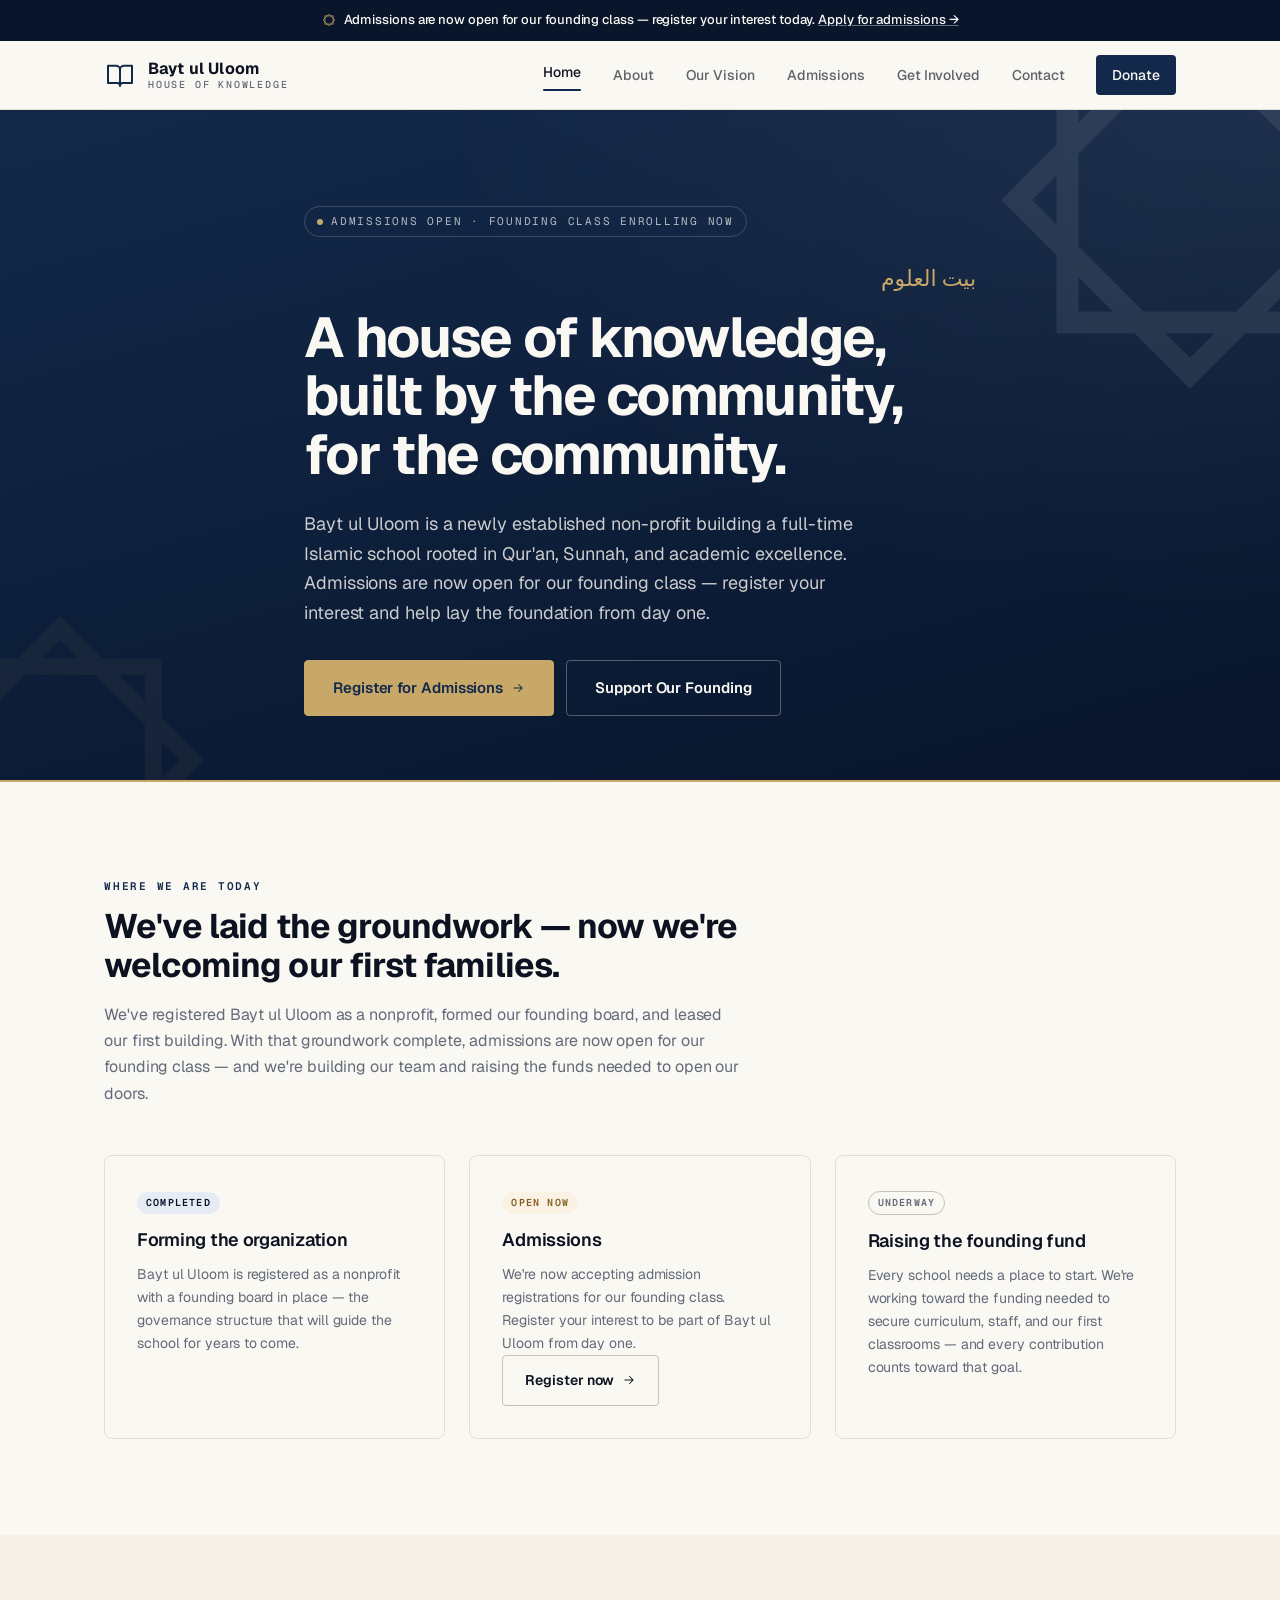
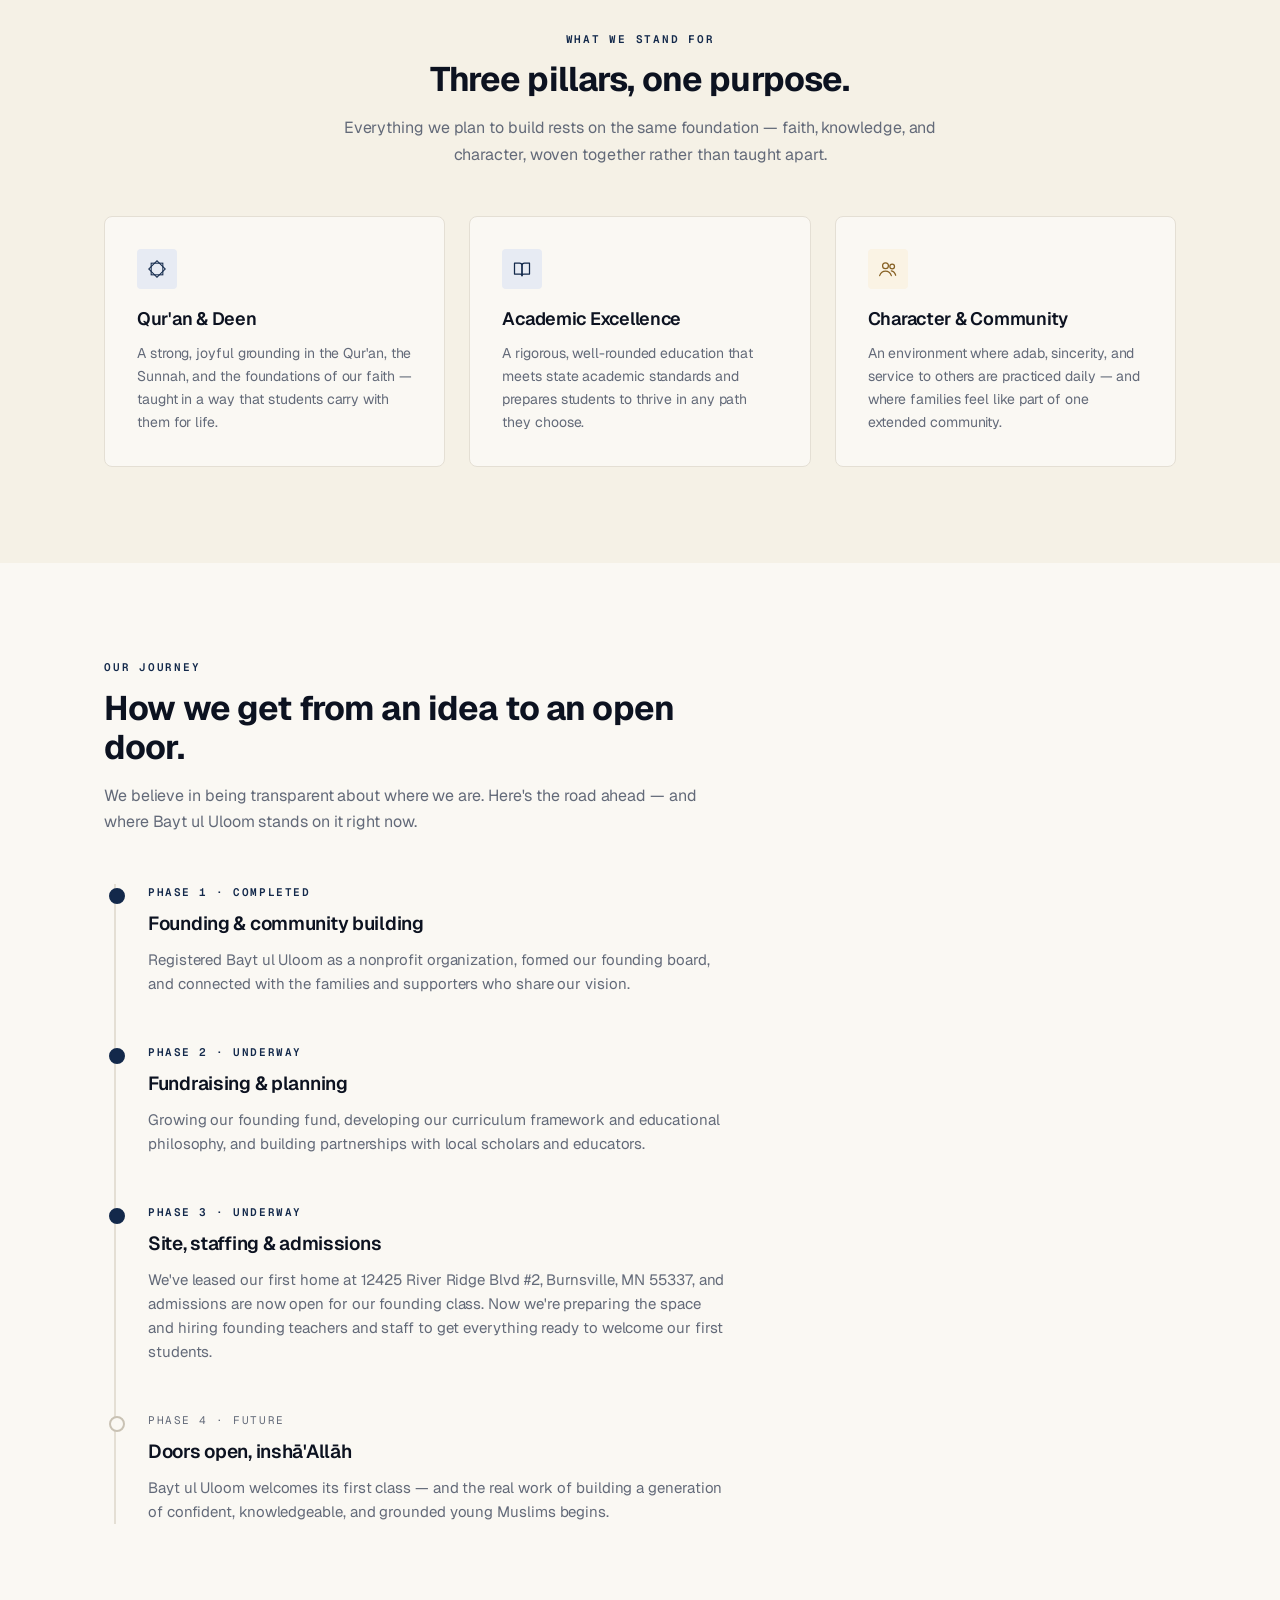
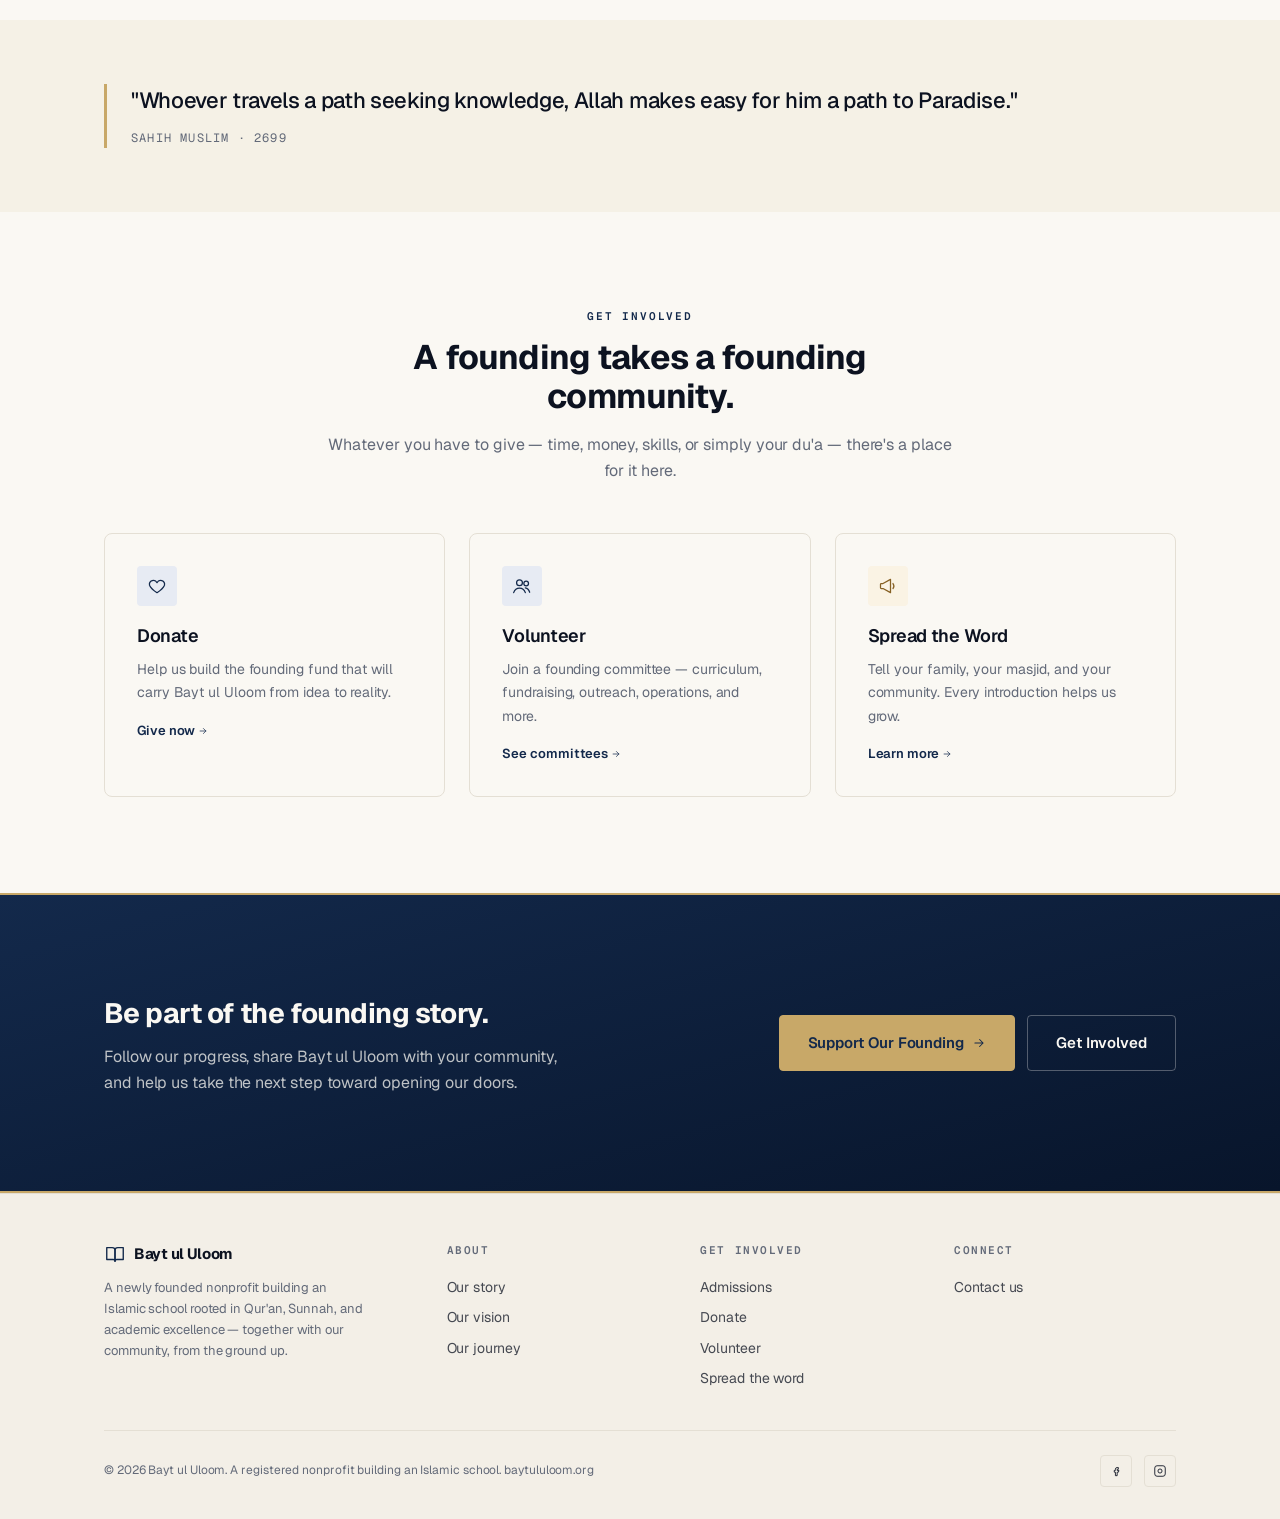
<file: index.html>
<!doctype html>
<html lang="en">
<head>
<meta charset="utf-8">
<meta name="viewport" content="width=device-width, initial-scale=1">
<meta name="theme-color" content="#13294B">
<title>Bayt ul Uloom — A House of Knowledge, Taking Root</title>
<meta name="description" content="Bayt ul Uloom is a newly founded nonprofit working to establish an Islamic school grounded in Qur'an, Sunnah, and academic excellence. Join us at the very beginning.">

<link rel="preconnect" href="https://fonts.googleapis.com">
<link rel="preconnect" href="https://fonts.gstatic.com" crossorigin>
<link href="https://fonts.googleapis.com/css2?family=Geist:wght@400;500;600;700&family=Geist+Mono:wght@400;500;600&display=swap" rel="stylesheet">
<link rel="stylesheet" href="styles.css">
</head>
<body>

<!-- ── SVG sprite ───────────────────────────────────────────────────── -->
<svg width="0" height="0" style="position:absolute" aria-hidden="true">
  <defs>
    <symbol id="i-book" viewBox="0 0 24 24"><g fill="none" stroke="currentColor" stroke-width="1.5" stroke-linecap="round" stroke-linejoin="round"><path d="M3 5h6a3 3 0 0 1 3 3v12a2 2 0 0 0-2-2H3z"/><path d="M21 5h-6a3 3 0 0 0-3 3v12a2 2 0 0 1 2-2h7z"/></g></symbol>
    <symbol id="i-star" viewBox="0 0 24 24"><g fill="none" stroke="currentColor" stroke-width="1.25"><rect x="5" y="5" width="14" height="14"/><rect x="5" y="5" width="14" height="14" transform="rotate(45 12 12)"/></g></symbol>
    <symbol id="i-menu" viewBox="0 0 24 24"><g fill="none" stroke="currentColor" stroke-width="1.75" stroke-linecap="round"><path d="M4 7h16M4 12h16M4 17h16"/></g></symbol>
    <symbol id="i-close" viewBox="0 0 24 24"><g fill="none" stroke="currentColor" stroke-width="1.75" stroke-linecap="round"><path d="M6 6l12 12M18 6L6 18"/></g></symbol>
    <symbol id="i-arrow" viewBox="0 0 24 24"><g fill="none" stroke="currentColor" stroke-width="1.75" stroke-linecap="round" stroke-linejoin="round"><path d="M5 12h14M13 6l6 6-6 6"/></g></symbol>
    <symbol id="i-heart" viewBox="0 0 24 24"><g fill="none" stroke="currentColor" stroke-width="1.5" stroke-linecap="round" stroke-linejoin="round"><path d="M12 20s-7-4.5-9-9a4.8 4.8 0 0 1 9-3 4.8 4.8 0 0 1 9 3c-2 4.5-9 9-9 9z"/></g></symbol>
    <symbol id="i-users" viewBox="0 0 24 24"><g fill="none" stroke="currentColor" stroke-width="1.5" stroke-linecap="round" stroke-linejoin="round"><circle cx="9" cy="8" r="3.5"/><path d="M2 20c1.2-3.5 4-5.5 7-5.5s5.8 2 7 5.5"/><circle cx="17" cy="9" r="2.8"/><path d="M16 14.2c2.4.4 4.3 2.1 5.2 5.3"/></g></symbol>
    <symbol id="i-megaphone" viewBox="0 0 24 24"><g fill="none" stroke="currentColor" stroke-width="1.5" stroke-linecap="round" stroke-linejoin="round"><path d="M3 10v4a1 1 0 0 0 1 1h2l9 5V4l-9 5H4a1 1 0 0 0-1 1z"/><path d="M18 9a5 5 0 0 1 0 6"/></g></symbol>
    <symbol id="i-target" viewBox="0 0 24 24"><g fill="none" stroke="currentColor" stroke-width="1.5" stroke-linecap="round" stroke-linejoin="round"><circle cx="12" cy="12" r="9"/><circle cx="12" cy="12" r="5"/><circle cx="12" cy="12" r="1"/></g></symbol>
    <symbol id="i-shield" viewBox="0 0 24 24"><g fill="none" stroke="currentColor" stroke-width="1.5" stroke-linecap="round" stroke-linejoin="round"><path d="M12 2 4 5v7c0 5 3.5 8.5 8 10 4.5-1.5 8-5 8-10V5z"/></g></symbol>
    <symbol id="i-check" viewBox="0 0 24 24"><g fill="none" stroke="currentColor" stroke-width="1.75" stroke-linecap="round" stroke-linejoin="round"><path d="M5 13l4 4L19 7"/></g></symbol>
    <symbol id="i-mail" viewBox="0 0 24 24"><g fill="none" stroke="currentColor" stroke-width="1.5" stroke-linecap="round" stroke-linejoin="round"><rect x="3" y="5" width="18" height="14" rx="2"/><path d="M3 7l9 6 9-6"/></g></symbol>
    <symbol id="i-building" viewBox="0 0 24 24"><g fill="none" stroke="currentColor" stroke-width="1.5" stroke-linecap="round" stroke-linejoin="round"><path d="M4 21V7l8-4 8 4v14"/><path d="M4 21h16"/><path d="M9 21v-6h6v6"/></g></symbol>
  </defs>
</svg>

<!-- ── Notice bar ───────────────────────────────────────────────────── -->
<div class="notice">
  <div class="container notice-inner">
    <svg aria-hidden="true"><use href="#i-star"/></svg>
    <span>Admissions are now open for our founding class — register your interest today. <a href="admissions.html">Apply for admissions →</a></span>
  </div>
</div>

<!-- ── Nav ──────────────────────────────────────────────────────────── -->
<header class="nav">
  <div class="container nav-inner">
    <a class="brand" href="index.html">
      <svg class="brand-icon"><use href="#i-book"/></svg>
      <span class="brand-mark">Bayt ul Uloom<small>House of Knowledge</small></span>
    </a>
    <nav>
      <ul class="nav-links">
        <li><a href="index.html" class="active">Home</a></li>
        <li><a href="about.html">About</a></li>
        <li><a href="vision.html">Our Vision</a></li>
        <li><a href="admissions.html">Admissions</a></li>
        <li><a href="get-involved.html">Get Involved</a></li>
        <li><a href="contact.html">Contact</a></li>
        <li><a href="donate.html" class="nav-cta">Donate</a></li>
      </ul>
    </nav>
    <button class="nav-toggle" aria-label="Toggle menu" aria-expanded="false">
      <svg><use href="#i-menu"/></svg>
    </button>
  </div>
</header>

<main>

  <!-- ── Hero ───────────────────────────────────────────────────────── -->
  <section class="hero">
    <svg class="hero-ornament" aria-hidden="true"><use href="#i-star"/></svg>
    <svg class="hero-ornament--2" aria-hidden="true"><use href="#i-star"/></svg>
    <div class="container hero-inner">
      <div class="hero-eyebrow"><span class="dot"></span> Admissions open · Founding class enrolling now</div>
      <div class="hero-arabic" lang="ar" dir="rtl">بيت العلوم</div>
      <h1>A house of knowledge, built by the community, for the community.</h1>
      <p class="lead">Bayt ul Uloom is a newly established non-profit building a full-time Islamic school rooted in Qur'an, Sunnah, and academic excellence. Admissions are now open for our founding class — register your interest and help lay the foundation from day one.</p>
      <div class="hero-actions">
        <a href="admissions.html" class="btn btn--gold btn--lg">Register for Admissions <svg><use href="#i-arrow"/></svg></a>
        <a href="donate.html" class="btn btn--ghost-dark btn--lg">Support Our Founding</a>
      </div>
    </div>
  </section>

  <!-- ── Where we are ──────────────────────────────────────────────── -->
  <section class="section">
    <div class="container">
      <div class="section-head">
        <div class="eyebrow">Where We Are Today</div>
        <h2 class="section-title">We've laid the groundwork — now we're welcoming our first families.</h2>
        <p class="section-sub">We've registered Bayt ul Uloom as a nonprofit, formed our founding board, and leased our first building. With that groundwork complete, admissions are now open for our founding class — and we're building our team and raising the funds needed to open our doors.</p>
      </div>

      <div class="grid grid--3">
        <div class="card">
          <span class="badge badge--navy mb-3">Completed</span>
          <h3>Forming the organization</h3>
          <p>Bayt ul Uloom is registered as a nonprofit with a founding board in place — the governance structure that will guide the school for years to come.</p>
        </div>
        <div class="card">
          <span class="badge badge--gold mb-3">Open now</span>
          <h3>Admissions</h3>
          <p>We're now accepting admission registrations for our founding class. Register your interest to be part of Bayt ul Uloom from day one.</p>
          <a href="admissions.html" class="btn btn--ghost mt-3">Register now <svg><use href="#i-arrow"/></svg></a>
        </div>
        <div class="card">
          <span class="badge badge--ghost mb-3">Underway</span>
          <h3>Raising the founding fund</h3>
          <p>Every school needs a place to start. We're working toward the funding needed to secure curriculum, staff, and our first classrooms — and every contribution counts toward that goal.</p>
        </div>
      </div>
    </div>
  </section>

  <!-- ── Pillars ────────────────────────────────────────────────────── -->
  <section class="section section--tinted">
    <div class="container">
      <div class="section-head section-head--center" style="margin-left:auto;margin-right:auto;">
        <div class="eyebrow">What We Stand For</div>
        <h2 class="section-title">Three pillars, one purpose.</h2>
        <p class="section-sub">Everything we plan to build rests on the same foundation — faith, knowledge, and character, woven together rather than taught apart.</p>
      </div>

      <div class="grid grid--3">
        <div class="card">
          <div class="pillar-icon"><svg><use href="#i-star"/></svg></div>
          <h3>Qur'an &amp; Deen</h3>
          <p>A strong, joyful grounding in the Qur'an, the Sunnah, and the foundations of our faith — taught in a way that students carry with them for life.</p>
        </div>
        <div class="card">
          <div class="pillar-icon"><svg><use href="#i-book"/></svg></div>
          <h3>Academic Excellence</h3>
          <p>A rigorous, well-rounded education that meets state academic standards and prepares students to thrive in any path they choose.</p>
        </div>
        <div class="card">
          <div class="pillar-icon pillar-icon--gold"><svg><use href="#i-users"/></svg></div>
          <h3>Character &amp; Community</h3>
          <p>An environment where adab, sincerity, and service to others are practiced daily — and where families feel like part of one extended community.</p>
        </div>
      </div>
    </div>
  </section>

  <!-- ── Journey ────────────────────────────────────────────────────── -->
  <section class="section">
    <div class="container">
      <div class="section-head">
        <div class="eyebrow">Our Journey</div>
        <h2 class="section-title">How we get from an idea to an open door.</h2>
        <p class="section-sub">We believe in being transparent about where we are. Here's the road ahead — and where Bayt ul Uloom stands on it right now.</p>
      </div>

      <ul class="timeline">
        <li class="is-active">
          <div class="timeline-phase">Phase 1 · Completed</div>
          <h3>Founding &amp; community building</h3>
          <p>Registered Bayt ul Uloom as a nonprofit organization, formed our founding board, and connected with the families and supporters who share our vision.</p>
        </li>
        <li class="is-active">
          <div class="timeline-phase">Phase 2 · Underway</div>
          <h3>Fundraising &amp; planning</h3>
          <p>Growing our founding fund, developing our curriculum framework and educational philosophy, and building partnerships with local scholars and educators.</p>
        </li>
        <li class="is-active">
          <div class="timeline-phase">Phase 3 · Underway</div>
          <h3>Site, staffing &amp; admissions</h3>
          <p>We've leased our first home at 12425 River Ridge Blvd #2, Burnsville, MN 55337, and admissions are now open for our founding class. Now we're preparing the space and hiring founding teachers and staff to get everything ready to welcome our first students.</p>
        </li>
        <li>
          <div class="timeline-phase">Phase 4 · Future</div>
          <h3>Doors open, inshā'Allāh</h3>
          <p>Bayt ul Uloom welcomes its first class — and the real work of building a generation of confident, knowledgeable, and grounded young Muslims begins.</p>
        </li>
      </ul>
    </div>
  </section>

  <!-- ── Quote ──────────────────────────────────────────────────────── -->
  <section class="section section--tight section--tinted">
    <div class="container">
      <div class="quote">
        <p class="quote-text">"Whoever travels a path seeking knowledge, Allah makes easy for him a path to Paradise."</p>
        <div class="quote-source">Sahih Muslim · 2699</div>
      </div>
    </div>
  </section>

  <!-- ── Get involved ──────────────────────────────────────────────── -->
  <section class="section">
    <div class="container">
      <div class="section-head section-head--center" style="margin-left:auto;margin-right:auto;">
        <div class="eyebrow">Get Involved</div>
        <h2 class="section-title">A founding takes a founding community.</h2>
        <p class="section-sub">Whatever you have to give — time, money, skills, or simply your du'a — there's a place for it here.</p>
      </div>

      <div class="grid grid--3">
        <a href="donate.html" class="card" style="text-decoration:none;color:inherit;display:block;transition:border-color 0.15s;" onmouseover="this.style.borderColor='var(--navy)'" onmouseout="this.style.borderColor=''">
          <div class="pillar-icon"><svg><use href="#i-heart"/></svg></div>
          <h3>Donate</h3>
          <p>Help us build the founding fund that will carry Bayt ul Uloom from idea to reality.</p>
          <div class="mt-4" style="font-size:13px;font-weight:600;color:var(--navy);">Give now <svg style="display:inline;width:10px;height:10px;vertical-align:-1px;"><use href="#i-arrow"/></svg></div>
        </a>
        <a href="get-involved.html" class="card" style="text-decoration:none;color:inherit;display:block;transition:border-color 0.15s;" onmouseover="this.style.borderColor='var(--navy)'" onmouseout="this.style.borderColor=''">
          <div class="pillar-icon"><svg><use href="#i-users"/></svg></div>
          <h3>Volunteer</h3>
          <p>Join a founding committee — curriculum, fundraising, outreach, operations, and more.</p>
          <div class="mt-4" style="font-size:13px;font-weight:600;color:var(--navy);">See committees <svg style="display:inline;width:10px;height:10px;vertical-align:-1px;"><use href="#i-arrow"/></svg></div>
        </a>
        <a href="get-involved.html#spread-the-word" class="card" style="text-decoration:none;color:inherit;display:block;transition:border-color 0.15s;" onmouseover="this.style.borderColor='var(--navy)'" onmouseout="this.style.borderColor=''">
          <div class="pillar-icon pillar-icon--gold"><svg><use href="#i-megaphone"/></svg></div>
          <h3>Spread the Word</h3>
          <p>Tell your family, your masjid, and your community. Every introduction helps us grow.</p>
          <div class="mt-4" style="font-size:13px;font-weight:600;color:var(--navy);">Learn more <svg style="display:inline;width:10px;height:10px;vertical-align:-1px;"><use href="#i-arrow"/></svg></div>
        </a>
      </div>
    </div>
  </section>

  <!-- ── CTA band ───────────────────────────────────────────────────── -->
  <section class="section section--dark">
    <div class="container">
      <div class="cta-band">
        <div>
          <h2>Be part of the founding story.</h2>
          <p>Follow our progress, share Bayt ul Uloom with your community, and help us take the next step toward opening our doors.</p>
        </div>
        <div style="display:flex; gap: var(--s-3); flex-wrap:wrap;">
          <a href="donate.html" class="btn btn--gold btn--lg">Support Our Founding <svg><use href="#i-arrow"/></svg></a>
          <a href="get-involved.html" class="btn btn--ghost-dark btn--lg">Get Involved</a>
        </div>
      </div>
    </div>
  </section>

</main>

<!-- ── Footer ─────────────────────────────────────────────────────── -->
<footer>
  <div class="container footer-inner">
    <div class="footer-top">
      <div>
        <a class="footer-brand" href="index.html"><svg><use href="#i-book"/></svg> Bayt ul Uloom</a>
        <p class="footer-tagline">A newly founded nonprofit building an Islamic school rooted in Qur'an, Sunnah, and academic excellence — together with our community, from the ground up.</p>
      </div>
      <div>
        <div class="footer-heading">About</div>
        <ul class="footer-links">
          <li><a href="about.html">Our story</a></li>
          <li><a href="vision.html">Our vision</a></li>
          <li><a href="index.html#">Our journey</a></li>
        </ul>
      </div>
      <div>
        <div class="footer-heading">Get involved</div>
        <ul class="footer-links">
          <li><a href="admissions.html">Admissions</a></li>
          <li><a href="donate.html">Donate</a></li>
          <li><a href="get-involved.html">Volunteer</a></li>
          <li><a href="get-involved.html#spread-the-word">Spread the word</a></li>
        </ul>
      </div>
      <div>
        <div class="footer-heading">Connect</div>
        <ul class="footer-links">
          <li><a href="contact.html">Contact us</a></li>
        </ul>
      </div>
    </div>
    <div class="footer-bottom">
      <div>&copy; 2026 Bayt ul Uloom. A registered nonprofit building an Islamic school. baytululoom.org</div>
      <div class="footer-social">
        <a href="#" aria-label="Facebook"><svg viewBox="0 0 24 24" fill="none" stroke="currentColor" stroke-width="1.5"><path d="M14 9h2V6h-2a3 3 0 0 0-3 3v2H9v3h2v6h3v-6h2.2l.8-3H14V9z"/></svg></a>
        <a href="#" aria-label="Instagram"><svg viewBox="0 0 24 24" fill="none" stroke="currentColor" stroke-width="1.5"><rect x="3" y="3" width="18" height="18" rx="4"/><circle cx="12" cy="12" r="3.5"/><path d="M17 7h.01"/></svg></a>
      </div>
    </div>
  </div>
</footer>

<script src="main.js"></script>
</body>
</html>
</file>
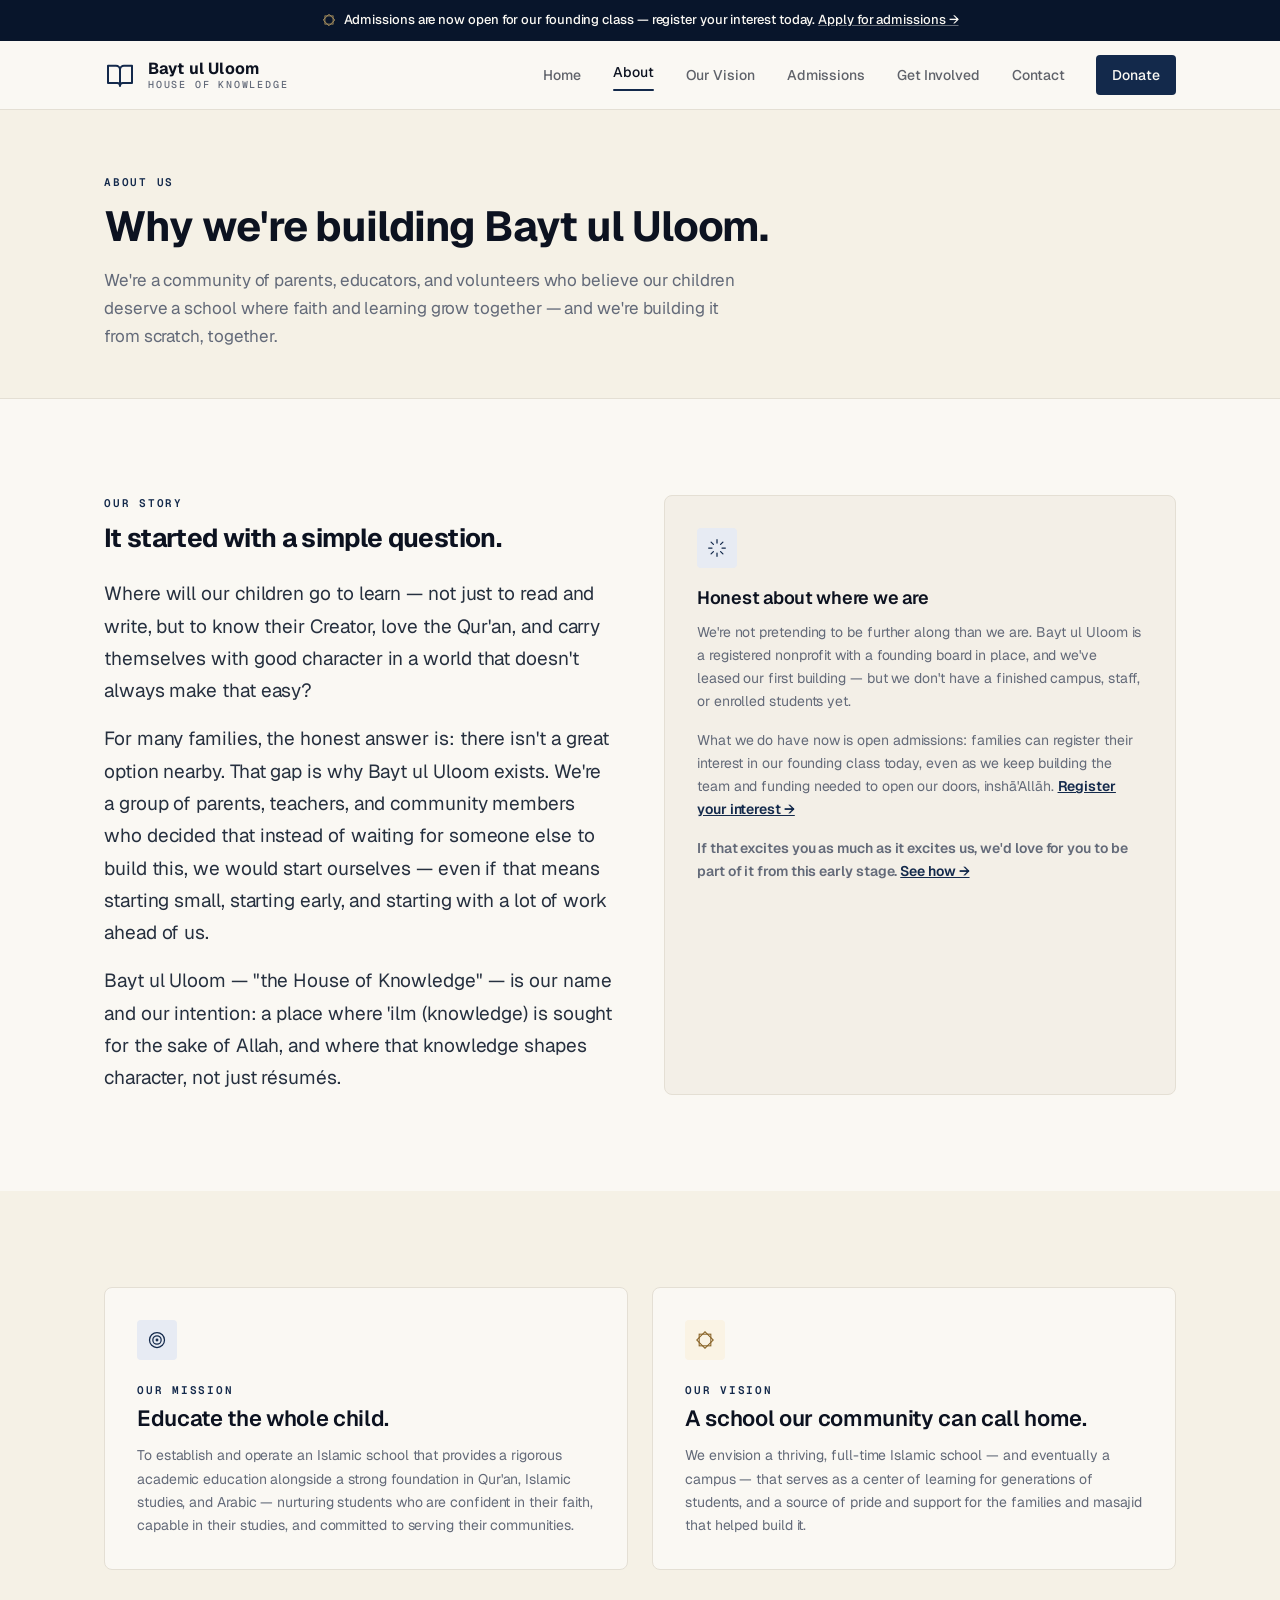
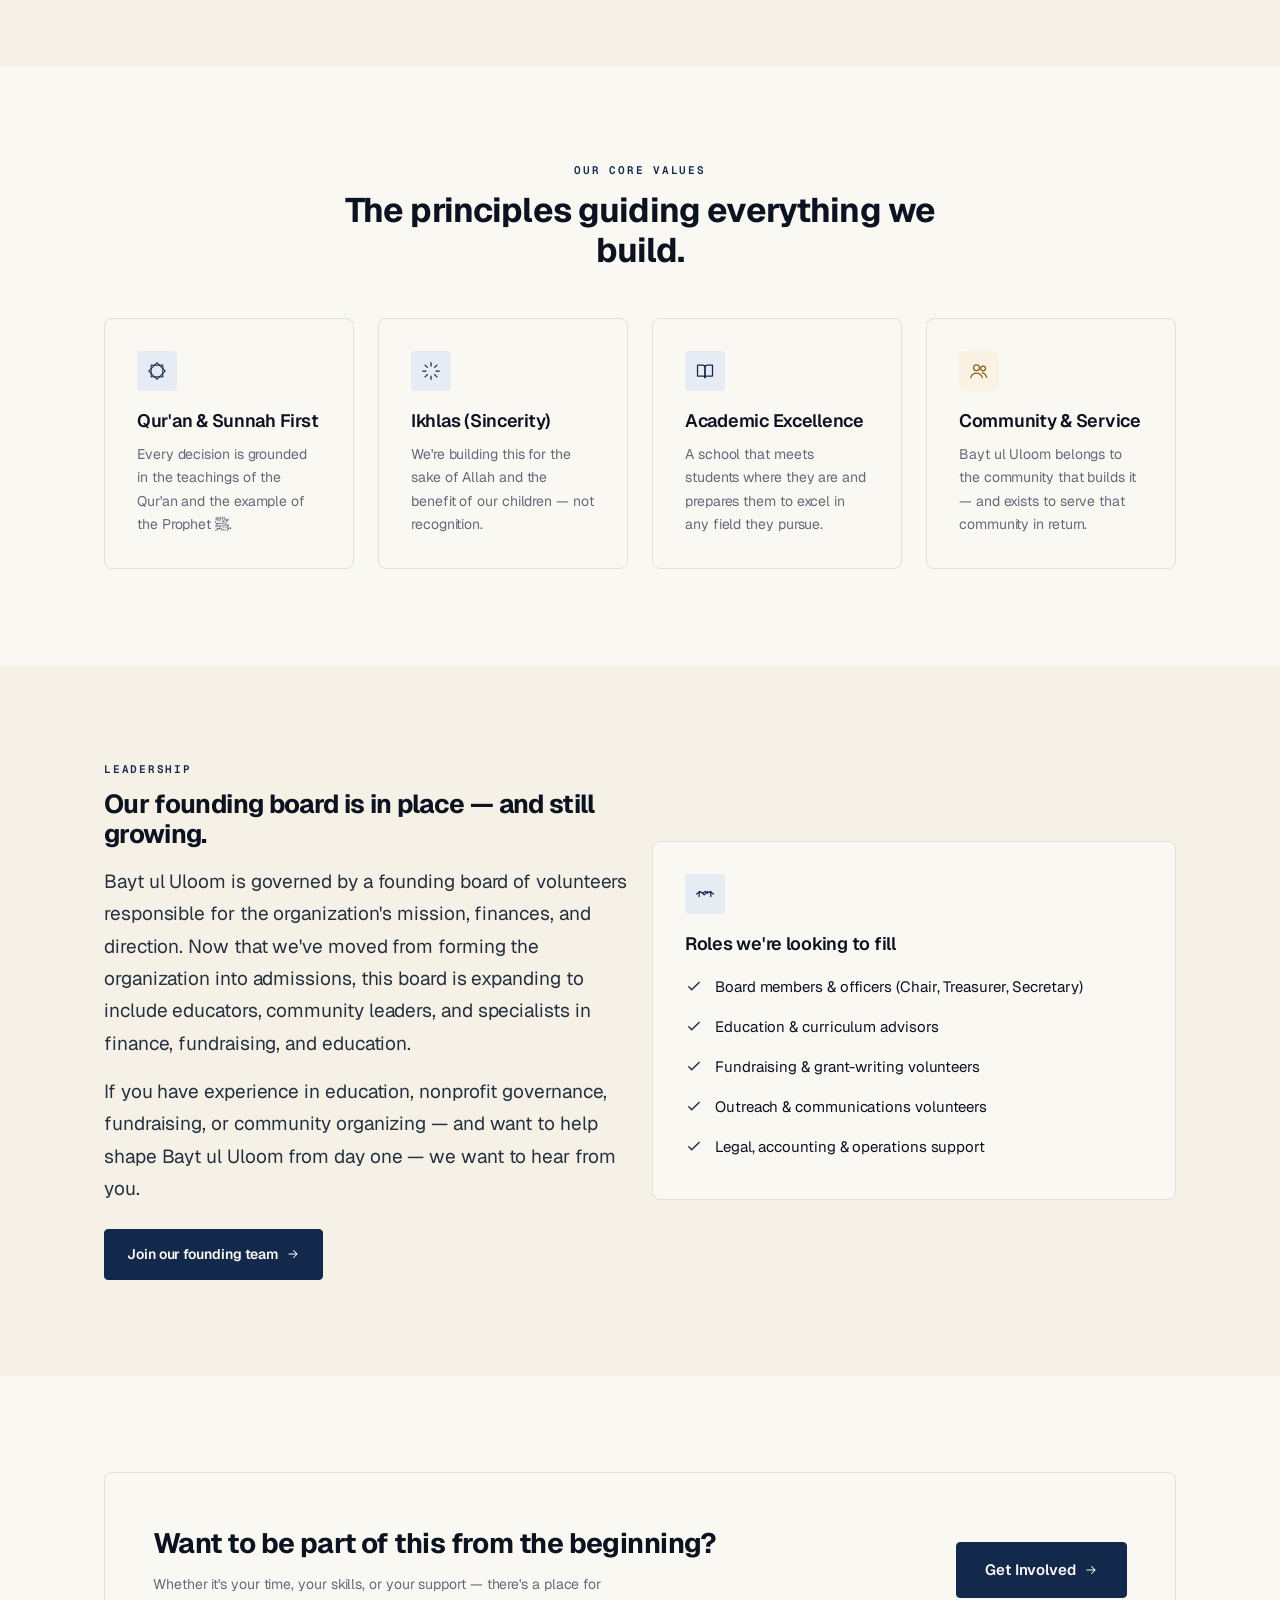
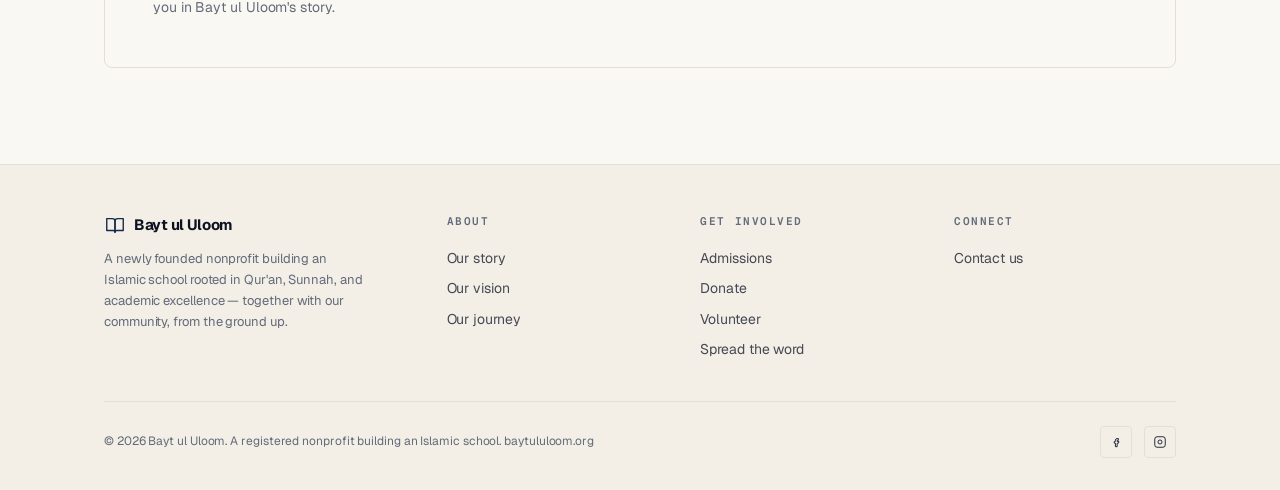
<file: about.html>
<!doctype html>
<html lang="en">
<head>
<meta charset="utf-8">
<meta name="viewport" content="width=device-width, initial-scale=1">
<meta name="theme-color" content="#13294B">
<title>About — Bayt ul Uloom</title>
<meta name="description" content="Bayt ul Uloom is a newly founded nonprofit building an Islamic school. Learn about our story, mission, vision, and the founding board we're building.">

<link rel="preconnect" href="https://fonts.googleapis.com">
<link rel="preconnect" href="https://fonts.gstatic.com" crossorigin>
<link href="https://fonts.googleapis.com/css2?family=Geist:wght@400;500;600;700&family=Geist+Mono:wght@400;500;600&display=swap" rel="stylesheet">
<link rel="stylesheet" href="styles.css">
</head>
<body>

<!-- ── SVG sprite ───────────────────────────────────────────────────── -->
<svg width="0" height="0" style="position:absolute" aria-hidden="true">
  <defs>
    <symbol id="i-book" viewBox="0 0 24 24"><g fill="none" stroke="currentColor" stroke-width="1.5" stroke-linecap="round" stroke-linejoin="round"><path d="M3 5h6a3 3 0 0 1 3 3v12a2 2 0 0 0-2-2H3z"/><path d="M21 5h-6a3 3 0 0 0-3 3v12a2 2 0 0 1 2-2h7z"/></g></symbol>
    <symbol id="i-star" viewBox="0 0 24 24"><g fill="none" stroke="currentColor" stroke-width="1.25"><rect x="5" y="5" width="14" height="14"/><rect x="5" y="5" width="14" height="14" transform="rotate(45 12 12)"/></g></symbol>
    <symbol id="i-menu" viewBox="0 0 24 24"><g fill="none" stroke="currentColor" stroke-width="1.75" stroke-linecap="round"><path d="M4 7h16M4 12h16M4 17h16"/></g></symbol>
    <symbol id="i-close" viewBox="0 0 24 24"><g fill="none" stroke="currentColor" stroke-width="1.75" stroke-linecap="round"><path d="M6 6l12 12M18 6L6 18"/></g></symbol>
    <symbol id="i-arrow" viewBox="0 0 24 24"><g fill="none" stroke="currentColor" stroke-width="1.75" stroke-linecap="round" stroke-linejoin="round"><path d="M5 12h14M13 6l6 6-6 6"/></g></symbol>
    <symbol id="i-heart" viewBox="0 0 24 24"><g fill="none" stroke="currentColor" stroke-width="1.5" stroke-linecap="round" stroke-linejoin="round"><path d="M12 20s-7-4.5-9-9a4.8 4.8 0 0 1 9-3 4.8 4.8 0 0 1 9 3c-2 4.5-9 9-9 9z"/></g></symbol>
    <symbol id="i-users" viewBox="0 0 24 24"><g fill="none" stroke="currentColor" stroke-width="1.5" stroke-linecap="round" stroke-linejoin="round"><circle cx="9" cy="8" r="3.5"/><path d="M2 20c1.2-3.5 4-5.5 7-5.5s5.8 2 7 5.5"/><circle cx="17" cy="9" r="2.8"/><path d="M16 14.2c2.4.4 4.3 2.1 5.2 5.3"/></g></symbol>
    <symbol id="i-target" viewBox="0 0 24 24"><g fill="none" stroke="currentColor" stroke-width="1.5" stroke-linecap="round" stroke-linejoin="round"><circle cx="12" cy="12" r="9"/><circle cx="12" cy="12" r="5"/><circle cx="12" cy="12" r="1"/></g></symbol>
    <symbol id="i-shield" viewBox="0 0 24 24"><g fill="none" stroke="currentColor" stroke-width="1.5" stroke-linecap="round" stroke-linejoin="round"><path d="M12 2 4 5v7c0 5 3.5 8.5 8 10 4.5-1.5 8-5 8-10V5z"/></g></symbol>
    <symbol id="i-check" viewBox="0 0 24 24"><g fill="none" stroke="currentColor" stroke-width="1.75" stroke-linecap="round" stroke-linejoin="round"><path d="M5 13l4 4L19 7"/></g></symbol>
    <symbol id="i-mail" viewBox="0 0 24 24"><g fill="none" stroke="currentColor" stroke-width="1.5" stroke-linecap="round" stroke-linejoin="round"><rect x="3" y="5" width="18" height="14" rx="2"/><path d="M3 7l9 6 9-6"/></g></symbol>
    <symbol id="i-spark" viewBox="0 0 24 24"><g fill="none" stroke="currentColor" stroke-width="1.5" stroke-linecap="round" stroke-linejoin="round"><path d="M12 2v4M12 18v4M4.9 4.9l2.8 2.8M16.3 16.3l2.8 2.8M2 12h4M18 12h4M4.9 19.1l2.8-2.8M16.3 7.7l2.8-2.8"/></g></symbol>
    <symbol id="i-handshake" viewBox="0 0 24 24"><g fill="none" stroke="currentColor" stroke-width="1.5" stroke-linecap="round" stroke-linejoin="round"><path d="M2 12l4-3 3 2 3-2 3 2 3-2 4 3"/><path d="M5 9v6M19 9v6"/><path d="M9 11l2 2 4-4"/></g></symbol>
  </defs>
</svg>

<!-- ── Notice bar ───────────────────────────────────────────────────── -->
<div class="notice">
  <div class="container notice-inner">
    <svg aria-hidden="true"><use href="#i-star"/></svg>
    <span>Admissions are now open for our founding class — register your interest today. <a href="admissions.html">Apply for admissions →</a></span>
  </div>
</div>

<!-- ── Nav ──────────────────────────────────────────────────────────── -->
<header class="nav">
  <div class="container nav-inner">
    <a class="brand" href="index.html">
      <svg class="brand-icon"><use href="#i-book"/></svg>
      <span class="brand-mark">Bayt ul Uloom<small>House of Knowledge</small></span>
    </a>
    <nav>
      <ul class="nav-links">
        <li><a href="index.html">Home</a></li>
        <li><a href="about.html" class="active">About</a></li>
        <li><a href="vision.html">Our Vision</a></li>
        <li><a href="admissions.html">Admissions</a></li>
        <li><a href="get-involved.html">Get Involved</a></li>
        <li><a href="contact.html">Contact</a></li>
        <li><a href="donate.html" class="nav-cta">Donate</a></li>
      </ul>
    </nav>
    <button class="nav-toggle" aria-label="Toggle menu" aria-expanded="false">
      <svg><use href="#i-menu"/></svg>
    </button>
  </div>
</header>

<main>

  <!-- ── Page header ────────────────────────────────────────────────── -->
  <div class="page-header">
    <div class="container">
      <div class="eyebrow">About Us</div>
      <h1>Why we're building Bayt ul Uloom.</h1>
      <p>We're a community of parents, educators, and volunteers who believe our children deserve a school where faith and learning grow together — and we're building it from scratch, together.</p>
    </div>
  </div>

  <!-- ── Our story ─────────────────────────────────────────────────── -->
  <section class="section">
    <div class="container">
      <div class="grid grid--2" style="gap: var(--s-7);">
        <div>
          <div class="eyebrow">Our Story</div>
          <h2 class="section-title section-title--sm mb-5">It started with a simple question.</h2>
          <p class="lede">Where will our children go to learn — not just to read and write, but to know their Creator, love the Qur'an, and carry themselves with good character in a world that doesn't always make that easy?</p>
          <p class="lede">For many families, the honest answer is: there isn't a great option nearby. That gap is why Bayt ul Uloom exists. We're a group of parents, teachers, and community members who decided that instead of waiting for someone else to build this, we would start ourselves — even if that means starting small, starting early, and starting with a lot of work ahead of us.</p>
          <p class="lede">Bayt ul Uloom — "the House of Knowledge" — is our name and our intention: a place where 'ilm (knowledge) is sought for the sake of Allah, and where that knowledge shapes character, not just résumés.</p>
        </div>
        <div>
          <div class="card card--tinted" style="height:100%;">
            <div class="pillar-icon"><svg><use href="#i-spark"/></svg></div>
            <h3>Honest about where we are</h3>
            <p class="mb-4">We're not pretending to be further along than we are. Bayt ul Uloom is a registered nonprofit with a founding board in place, and we've leased our first building — but we don't have a finished campus, staff, or enrolled students yet.</p>
            <p class="mb-4">What we do have now is open admissions: families can register their interest in our founding class today, even as we keep building the team and funding needed to open our doors, inshā'Allāh. <a href="admissions.html" style="color:var(--navy); font-weight:600;">Register your interest →</a></p>
            <p style="font-weight:600;">If that excites you as much as it excites us, we'd love for you to be part of it from this early stage. <a href="get-involved.html" style="color:var(--navy);">See how →</a></p>
          </div>
        </div>
      </div>
    </div>
  </section>

  <!-- ── Mission & Vision ──────────────────────────────────────────── -->
  <section class="section section--tinted">
    <div class="container">
      <div class="grid grid--2">
        <div class="card">
          <div class="pillar-icon"><svg><use href="#i-target"/></svg></div>
          <span class="eyebrow">Our Mission</span>
          <h3 style="font-size:22px;">Educate the whole child.</h3>
          <p>To establish and operate an Islamic school that provides a rigorous academic education alongside a strong foundation in Qur'an, Islamic studies, and Arabic — nurturing students who are confident in their faith, capable in their studies, and committed to serving their communities.</p>
        </div>
        <div class="card">
          <div class="pillar-icon pillar-icon--gold"><svg><use href="#i-star"/></svg></div>
          <span class="eyebrow">Our Vision</span>
          <h3 style="font-size:22px;">A school our community can call home.</h3>
          <p>We envision a thriving, full-time Islamic school — and eventually a campus — that serves as a center of learning for generations of students, and a source of pride and support for the families and masajid that helped build it.</p>
        </div>
      </div>
    </div>
  </section>

  <!-- ── Core values ───────────────────────────────────────────────── -->
  <section class="section">
    <div class="container">
      <div class="section-head section-head--center" style="margin-left:auto;margin-right:auto;">
        <div class="eyebrow">Our Core Values</div>
        <h2 class="section-title">The principles guiding everything we build.</h2>
      </div>

      <div class="grid grid--4">
        <div class="card">
          <div class="pillar-icon"><svg><use href="#i-star"/></svg></div>
          <h3>Qur'an &amp; Sunnah First</h3>
          <p>Every decision is grounded in the teachings of the Qur'an and the example of the Prophet ﷺ.</p>
        </div>
        <div class="card">
          <div class="pillar-icon"><svg><use href="#i-spark"/></svg></div>
          <h3>Ikhlas (Sincerity)</h3>
          <p>We're building this for the sake of Allah and the benefit of our children — not recognition.</p>
        </div>
        <div class="card">
          <div class="pillar-icon"><svg><use href="#i-book"/></svg></div>
          <h3>Academic Excellence</h3>
          <p>A school that meets students where they are and prepares them to excel in any field they pursue.</p>
        </div>
        <div class="card">
          <div class="pillar-icon pillar-icon--gold"><svg><use href="#i-users"/></svg></div>
          <h3>Community &amp; Service</h3>
          <p>Bayt ul Uloom belongs to the community that builds it — and exists to serve that community in return.</p>
        </div>
      </div>
    </div>
  </section>

  <!-- ── Founding board ────────────────────────────────────────────── -->
  <section class="section section--tinted">
    <div class="container">
      <div class="grid grid--2" style="align-items:center;">
        <div>
          <div class="eyebrow">Leadership</div>
          <h2 class="section-title section-title--sm mb-4">Our founding board is in place — and still growing.</h2>
          <p class="lede mb-4">Bayt ul Uloom is governed by a founding board of volunteers responsible for the organization's mission, finances, and direction. Now that we've moved from forming the organization into admissions, this board is expanding to include educators, community leaders, and specialists in finance, fundraising, and education.</p>
          <p class="lede">If you have experience in education, nonprofit governance, fundraising, or community organizing — and want to help shape Bayt ul Uloom from day one — we want to hear from you.</p>
          <a href="get-involved.html" class="btn btn--primary mt-5">Join our founding team <svg><use href="#i-arrow"/></svg></a>
        </div>
        <div class="card">
          <div class="pillar-icon"><svg><use href="#i-handshake"/></svg></div>
          <h3>Roles we're looking to fill</h3>
          <ul class="check-list">
            <li><svg><use href="#i-check"/></svg> Board members &amp; officers (Chair, Treasurer, Secretary)</li>
            <li><svg><use href="#i-check"/></svg> Education &amp; curriculum advisors</li>
            <li><svg><use href="#i-check"/></svg> Fundraising &amp; grant-writing volunteers</li>
            <li><svg><use href="#i-check"/></svg> Outreach &amp; communications volunteers</li>
            <li><svg><use href="#i-check"/></svg> Legal, accounting &amp; operations support</li>
          </ul>
        </div>
      </div>
    </div>
  </section>

  <!-- ── CTA ───────────────────────────────────────────────────────── -->
  <section class="section">
    <div class="container">
      <div class="card cta-band" style="padding: var(--s-7);">
        <div>
          <h2>Want to be part of this from the beginning?</h2>
          <p>Whether it's your time, your skills, or your support — there's a place for you in Bayt ul Uloom's story.</p>
        </div>
        <a href="get-involved.html" class="btn btn--primary btn--lg">Get Involved <svg><use href="#i-arrow"/></svg></a>
      </div>
    </div>
  </section>

</main>

<!-- ── Footer ─────────────────────────────────────────────────────── -->
<footer>
  <div class="container footer-inner">
    <div class="footer-top">
      <div>
        <a class="footer-brand" href="index.html"><svg><use href="#i-book"/></svg> Bayt ul Uloom</a>
        <p class="footer-tagline">A newly founded nonprofit building an Islamic school rooted in Qur'an, Sunnah, and academic excellence — together with our community, from the ground up.</p>
      </div>
      <div>
        <div class="footer-heading">About</div>
        <ul class="footer-links">
          <li><a href="about.html">Our story</a></li>
          <li><a href="vision.html">Our vision</a></li>
          <li><a href="index.html#">Our journey</a></li>
        </ul>
      </div>
      <div>
        <div class="footer-heading">Get involved</div>
        <ul class="footer-links">
          <li><a href="admissions.html">Admissions</a></li>
          <li><a href="donate.html">Donate</a></li>
          <li><a href="get-involved.html">Volunteer</a></li>
          <li><a href="get-involved.html#spread-the-word">Spread the word</a></li>
        </ul>
      </div>
      <div>
        <div class="footer-heading">Connect</div>
        <ul class="footer-links">
          <li><a href="contact.html">Contact us</a></li>
        </ul>
      </div>
    </div>
    <div class="footer-bottom">
      <div>&copy; 2026 Bayt ul Uloom. A registered nonprofit building an Islamic school. baytululoom.org</div>
      <div class="footer-social">
        <a href="#" aria-label="Facebook"><svg viewBox="0 0 24 24" fill="none" stroke="currentColor" stroke-width="1.5"><path d="M14 9h2V6h-2a3 3 0 0 0-3 3v2H9v3h2v6h3v-6h2.2l.8-3H14V9z"/></svg></a>
        <a href="#" aria-label="Instagram"><svg viewBox="0 0 24 24" fill="none" stroke="currentColor" stroke-width="1.5"><rect x="3" y="3" width="18" height="18" rx="4"/><circle cx="12" cy="12" r="3.5"/><path d="M17 7h.01"/></svg></a>
      </div>
    </div>
  </div>
</footer>

<script src="main.js"></script>
</body>
</html>
</file>
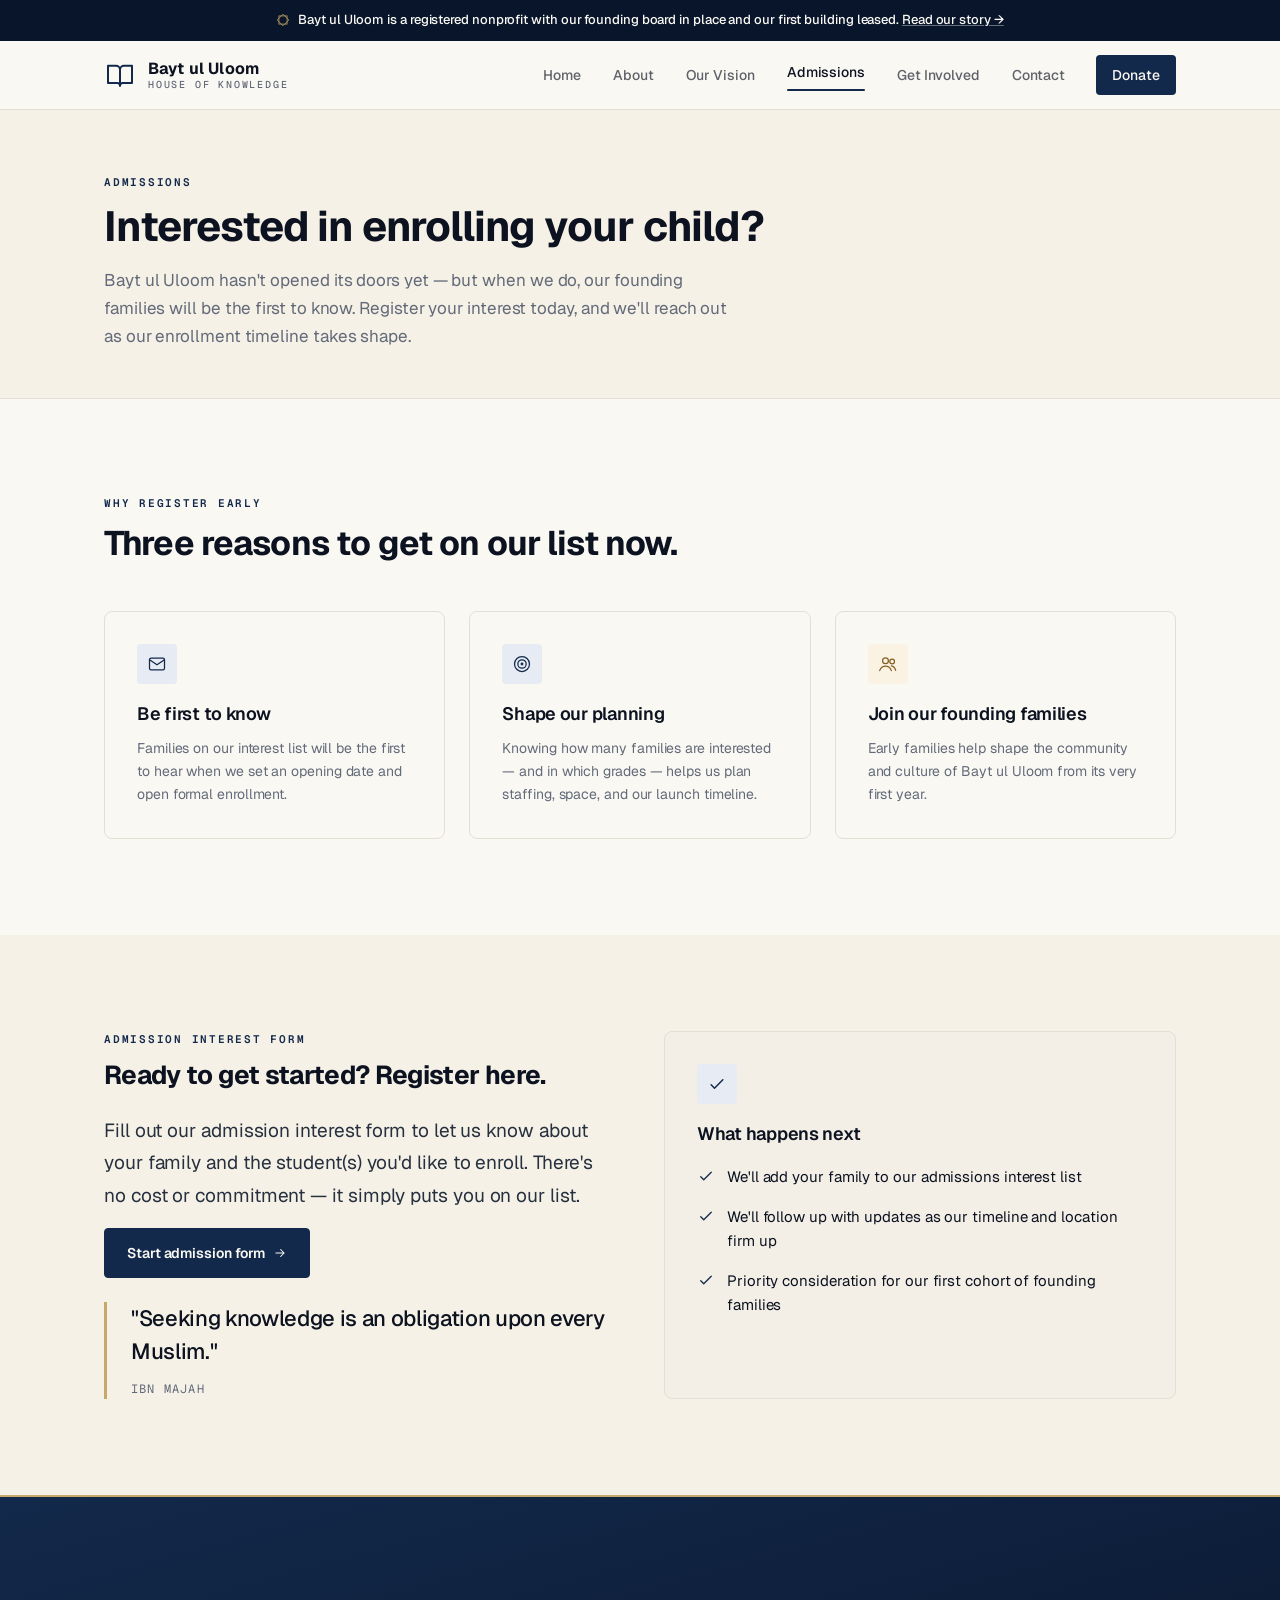
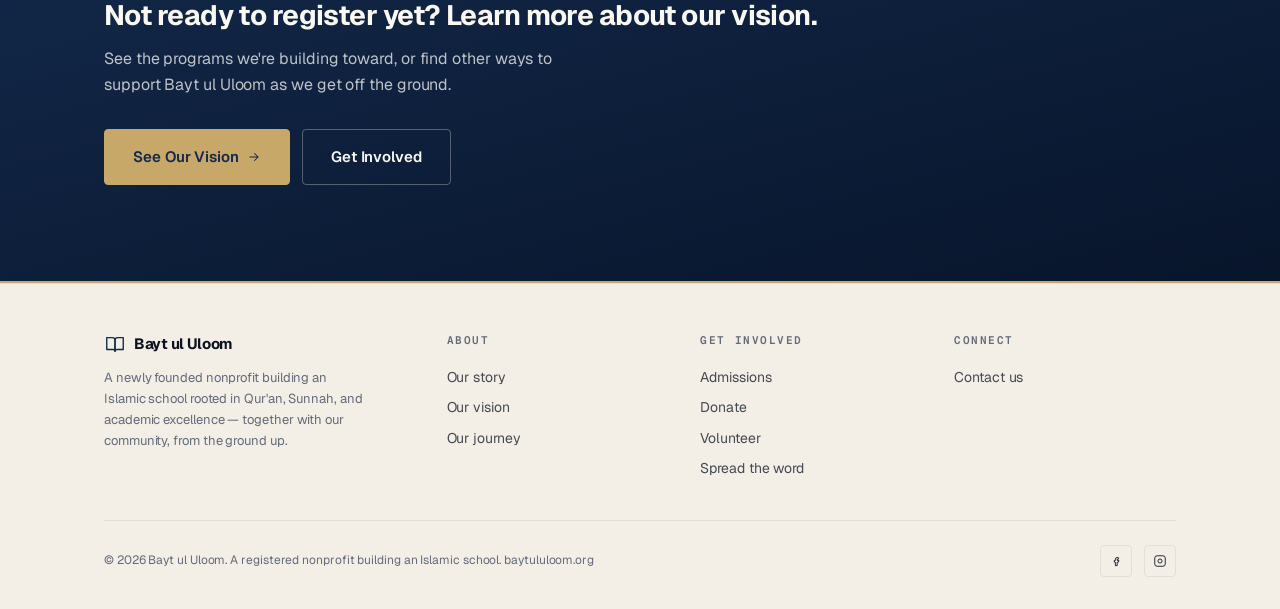
<file: admissions.html>
<!doctype html>
<html lang="en">
<head>
<meta charset="utf-8">
<meta name="viewport" content="width=device-width, initial-scale=1">
<meta name="theme-color" content="#13294B">
<title>Admissions — Bayt ul Uloom</title>
<meta name="description" content="Register your interest in Bayt ul Uloom's admissions. Our doors aren't open yet, but founding families who register early will be the first to know when enrollment begins.">

<link rel="preconnect" href="https://fonts.googleapis.com">
<link rel="preconnect" href="https://fonts.gstatic.com" crossorigin>
<link href="https://fonts.googleapis.com/css2?family=Geist:wght@400;500;600;700&family=Geist+Mono:wght@400;500;600&display=swap" rel="stylesheet">
<link rel="stylesheet" href="styles.css">
</head>
<body>

<!-- ── SVG sprite ───────────────────────────────────────────────────── -->
<svg width="0" height="0" style="position:absolute" aria-hidden="true">
  <defs>
    <symbol id="i-book" viewBox="0 0 24 24"><g fill="none" stroke="currentColor" stroke-width="1.5" stroke-linecap="round" stroke-linejoin="round"><path d="M3 5h6a3 3 0 0 1 3 3v12a2 2 0 0 0-2-2H3z"/><path d="M21 5h-6a3 3 0 0 0-3 3v12a2 2 0 0 1 2-2h7z"/></g></symbol>
    <symbol id="i-star" viewBox="0 0 24 24"><g fill="none" stroke="currentColor" stroke-width="1.25"><rect x="5" y="5" width="14" height="14"/><rect x="5" y="5" width="14" height="14" transform="rotate(45 12 12)"/></g></symbol>
    <symbol id="i-menu" viewBox="0 0 24 24"><g fill="none" stroke="currentColor" stroke-width="1.75" stroke-linecap="round"><path d="M4 7h16M4 12h16M4 17h16"/></g></symbol>
    <symbol id="i-close" viewBox="0 0 24 24"><g fill="none" stroke="currentColor" stroke-width="1.75" stroke-linecap="round"><path d="M6 6l12 12M18 6L6 18"/></g></symbol>
    <symbol id="i-arrow" viewBox="0 0 24 24"><g fill="none" stroke="currentColor" stroke-width="1.75" stroke-linecap="round" stroke-linejoin="round"><path d="M5 12h14M13 6l6 6-6 6"/></g></symbol>
    <symbol id="i-heart" viewBox="0 0 24 24"><g fill="none" stroke="currentColor" stroke-width="1.5" stroke-linecap="round" stroke-linejoin="round"><path d="M12 20s-7-4.5-9-9a4.8 4.8 0 0 1 9-3 4.8 4.8 0 0 1 9 3c-2 4.5-9 9-9 9z"/></g></symbol>
    <symbol id="i-users" viewBox="0 0 24 24"><g fill="none" stroke="currentColor" stroke-width="1.5" stroke-linecap="round" stroke-linejoin="round"><circle cx="9" cy="8" r="3.5"/><path d="M2 20c1.2-3.5 4-5.5 7-5.5s5.8 2 7 5.5"/><circle cx="17" cy="9" r="2.8"/><path d="M16 14.2c2.4.4 4.3 2.1 5.2 5.3"/></g></symbol>
    <symbol id="i-check" viewBox="0 0 24 24"><g fill="none" stroke="currentColor" stroke-width="1.75" stroke-linecap="round" stroke-linejoin="round"><path d="M5 13l4 4L19 7"/></g></symbol>
    <symbol id="i-mail" viewBox="0 0 24 24"><g fill="none" stroke="currentColor" stroke-width="1.5" stroke-linecap="round" stroke-linejoin="round"><rect x="3" y="5" width="18" height="14" rx="2"/><path d="M3 7l9 6 9-6"/></g></symbol>
    <symbol id="i-target" viewBox="0 0 24 24"><g fill="none" stroke="currentColor" stroke-width="1.5" stroke-linecap="round" stroke-linejoin="round"><circle cx="12" cy="12" r="9"/><circle cx="12" cy="12" r="5"/><circle cx="12" cy="12" r="1"/></g></symbol>
  </defs>
</svg>

<!-- ── Notice bar ───────────────────────────────────────────────────── -->
<div class="notice">
  <div class="container notice-inner">
    <svg aria-hidden="true"><use href="#i-star"/></svg>
    <span>Bayt ul Uloom is a registered nonprofit with our founding board in place and our first building leased. <a href="about.html">Read our story →</a></span>
  </div>
</div>

<!-- ── Nav ──────────────────────────────────────────────────────────── -->
<header class="nav">
  <div class="container nav-inner">
    <a class="brand" href="index.html">
      <svg class="brand-icon"><use href="#i-book"/></svg>
      <span class="brand-mark">Bayt ul Uloom<small>House of Knowledge</small></span>
    </a>
    <nav>
      <ul class="nav-links">
        <li><a href="index.html">Home</a></li>
        <li><a href="about.html">About</a></li>
        <li><a href="vision.html">Our Vision</a></li>
        <li><a href="admissions.html" class="active">Admissions</a></li>
        <li><a href="get-involved.html">Get Involved</a></li>
        <li><a href="contact.html">Contact</a></li>
        <li><a href="donate.html" class="nav-cta">Donate</a></li>
      </ul>
    </nav>
    <button class="nav-toggle" aria-label="Toggle menu" aria-expanded="false">
      <svg><use href="#i-menu"/></svg>
    </button>
  </div>
</header>

<main>

  <!-- ── Page header ────────────────────────────────────────────────── -->
  <div class="page-header">
    <div class="container">
      <div class="eyebrow">Admissions</div>
      <h1>Interested in enrolling your child?</h1>
      <p>Bayt ul Uloom hasn't opened its doors yet — but when we do, our founding families will be the first to know. Register your interest today, and we'll reach out as our enrollment timeline takes shape.</p>
    </div>
  </div>

  <!-- ── Why register early ────────────────────────────────────────── -->
  <section class="section">
    <div class="container">
      <div class="section-head">
        <div class="eyebrow">Why Register Early</div>
        <h2 class="section-title">Three reasons to get on our list now.</h2>
      </div>

      <div class="grid grid--3">
        <div class="card">
          <div class="pillar-icon"><svg><use href="#i-mail"/></svg></div>
          <h3>Be first to know</h3>
          <p>Families on our interest list will be the first to hear when we set an opening date and open formal enrollment.</p>
        </div>
        <div class="card">
          <div class="pillar-icon"><svg><use href="#i-target"/></svg></div>
          <h3>Shape our planning</h3>
          <p>Knowing how many families are interested — and in which grades — helps us plan staffing, space, and our launch timeline.</p>
        </div>
        <div class="card">
          <div class="pillar-icon pillar-icon--gold"><svg><use href="#i-users"/></svg></div>
          <h3>Join our founding families</h3>
          <p>Early families help shape the community and culture of Bayt ul Uloom from its very first year.</p>
        </div>
      </div>
    </div>
  </section>

  <!-- ── Admission form ────────────────────────────────────────────── -->
  <section class="section section--tinted">
    <div class="container">
      <div class="grid grid--2" style="gap: var(--s-7);">
        <div>
          <div class="eyebrow">Admission Interest Form</div>
          <h2 class="section-title section-title--sm mb-5">Ready to get started? Register here.</h2>
          <p class="lede mb-4">Fill out our admission interest form to let us know about your family and the student(s) you'd like to enroll. There's no cost or commitment — it simply puts you on our list.</p>
          <a href="https://forms.gle/9SSNu94k4JA8iCQr5" target="_blank" rel="noopener" class="btn btn--primary mb-5">Start admission form <svg><use href="#i-arrow"/></svg></a>
          <div class="quote">
            <p class="quote-text">"Seeking knowledge is an obligation upon every Muslim."</p>
            <div class="quote-source">Ibn Majah</div>
          </div>
        </div>

        <div class="card card--tinted">
          <div class="pillar-icon"><svg><use href="#i-check"/></svg></div>
          <h3>What happens next</h3>
          <ul class="check-list">
            <li><svg><use href="#i-check"/></svg> We'll add your family to our admissions interest list</li>
            <li><svg><use href="#i-check"/></svg> We'll follow up with updates as our timeline and location firm up</li>
            <li><svg><use href="#i-check"/></svg> Priority consideration for our first cohort of founding families</li>
          </ul>
        </div>
      </div>
    </div>
  </section>

  <!-- ── CTA ────────────────────────────────────────────────────────── -->
  <section class="section section--dark">
    <div class="container">
      <div class="cta-band">
        <div>
          <h2>Not ready to register yet? Learn more about our vision.</h2>
          <p>See the programs we're building toward, or find other ways to support Bayt ul Uloom as we get off the ground.</p>
        </div>
        <div style="display:flex; gap: var(--s-3); flex-wrap:wrap;">
          <a href="vision.html" class="btn btn--gold btn--lg">See Our Vision <svg><use href="#i-arrow"/></svg></a>
          <a href="get-involved.html" class="btn btn--ghost-dark btn--lg">Get Involved</a>
        </div>
      </div>
    </div>
  </section>

</main>

<!-- ── Footer ─────────────────────────────────────────────────────── -->
<footer>
  <div class="container footer-inner">
    <div class="footer-top">
      <div>
        <a class="footer-brand" href="index.html"><svg><use href="#i-book"/></svg> Bayt ul Uloom</a>
        <p class="footer-tagline">A newly founded nonprofit building an Islamic school rooted in Qur'an, Sunnah, and academic excellence — together with our community, from the ground up.</p>
      </div>
      <div>
        <div class="footer-heading">About</div>
        <ul class="footer-links">
          <li><a href="about.html">Our story</a></li>
          <li><a href="vision.html">Our vision</a></li>
          <li><a href="index.html#">Our journey</a></li>
        </ul>
      </div>
      <div>
        <div class="footer-heading">Get involved</div>
        <ul class="footer-links">
          <li><a href="admissions.html">Admissions</a></li>
          <li><a href="donate.html">Donate</a></li>
          <li><a href="get-involved.html">Volunteer</a></li>
          <li><a href="get-involved.html#spread-the-word">Spread the word</a></li>
        </ul>
      </div>
      <div>
        <div class="footer-heading">Connect</div>
        <ul class="footer-links">
          <li><a href="contact.html">Contact us</a></li>
        </ul>
      </div>
    </div>
    <div class="footer-bottom">
      <div>&copy; 2026 Bayt ul Uloom. A registered nonprofit building an Islamic school. baytululoom.org</div>
      <div class="footer-social">
        <a href="#" aria-label="Facebook"><svg viewBox="0 0 24 24" fill="none" stroke="currentColor" stroke-width="1.5"><path d="M14 9h2V6h-2a3 3 0 0 0-3 3v2H9v3h2v6h3v-6h2.2l.8-3H14V9z"/></svg></a>
        <a href="#" aria-label="Instagram"><svg viewBox="0 0 24 24" fill="none" stroke="currentColor" stroke-width="1.5"><rect x="3" y="3" width="18" height="18" rx="4"/><circle cx="12" cy="12" r="3.5"/><path d="M17 7h.01"/></svg></a>
      </div>
    </div>
  </div>
</footer>

<script src="main.js"></script>
</body>
</html>
</file>
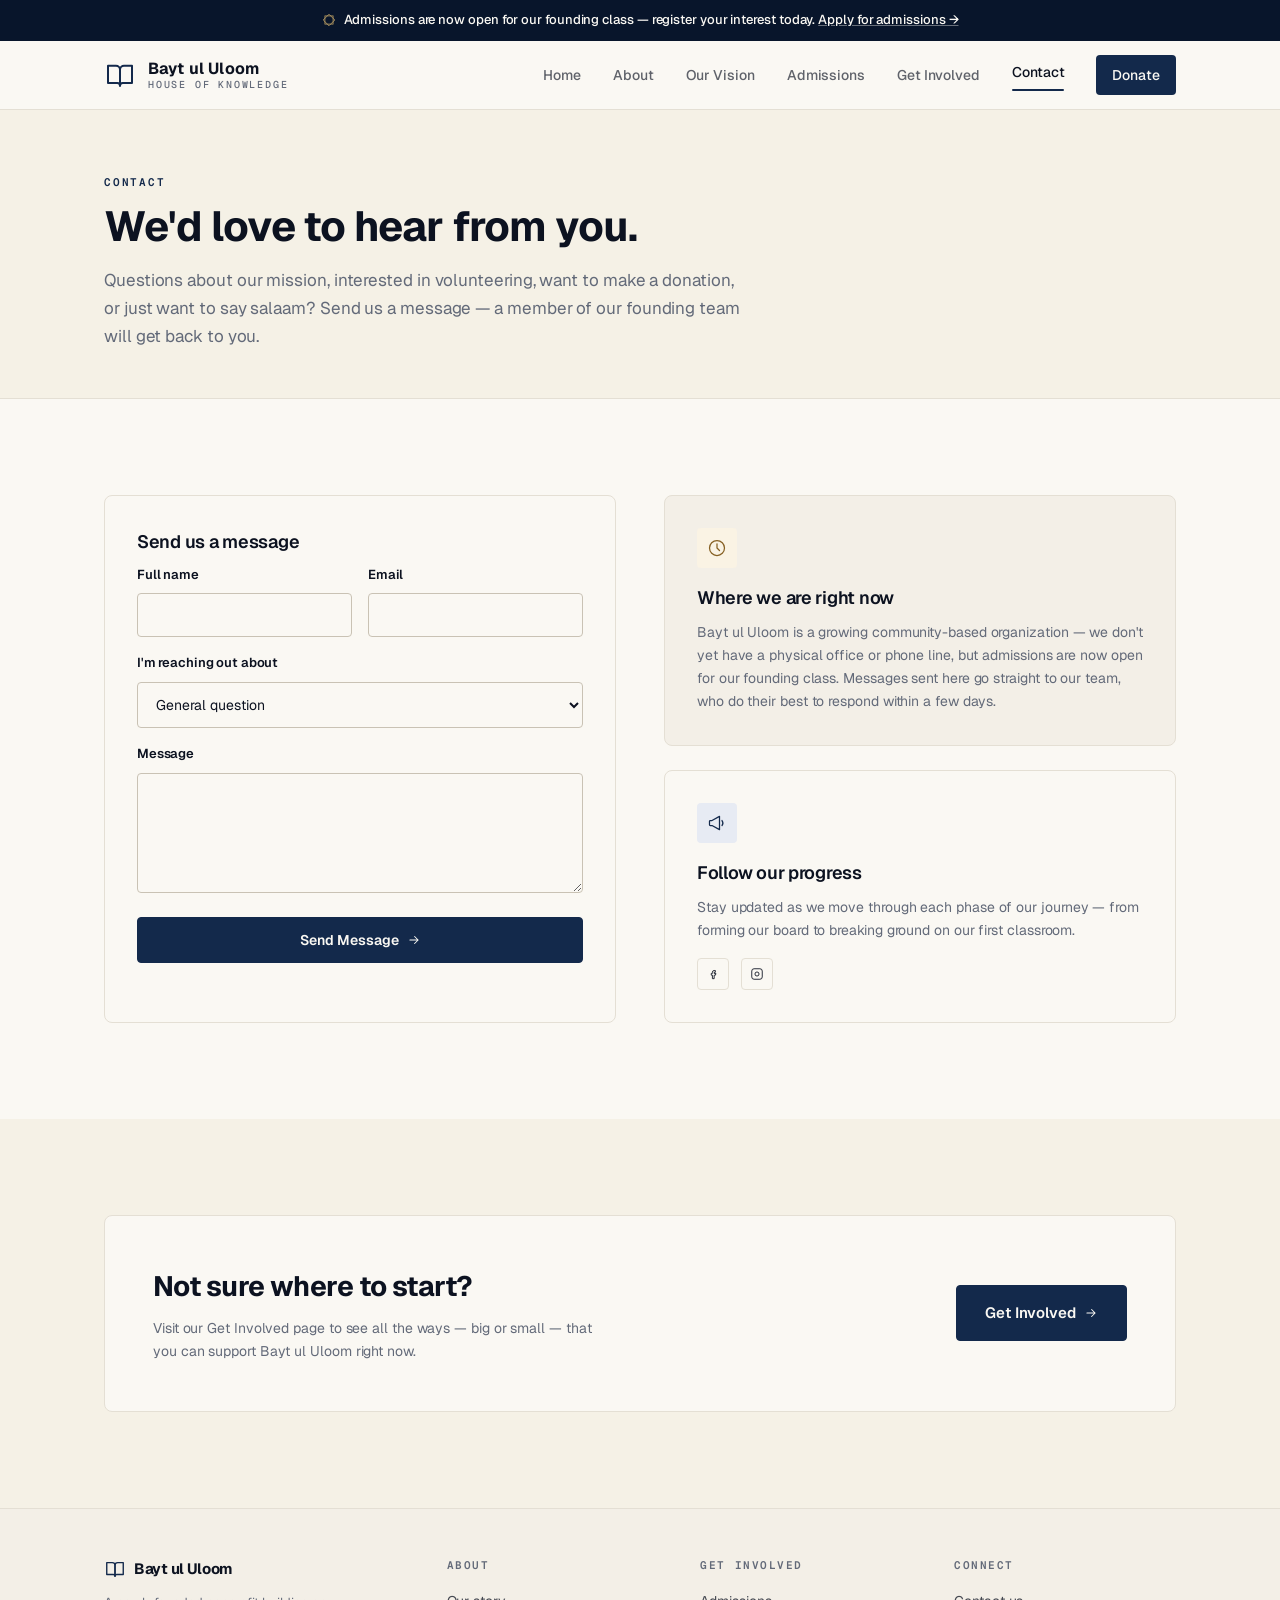
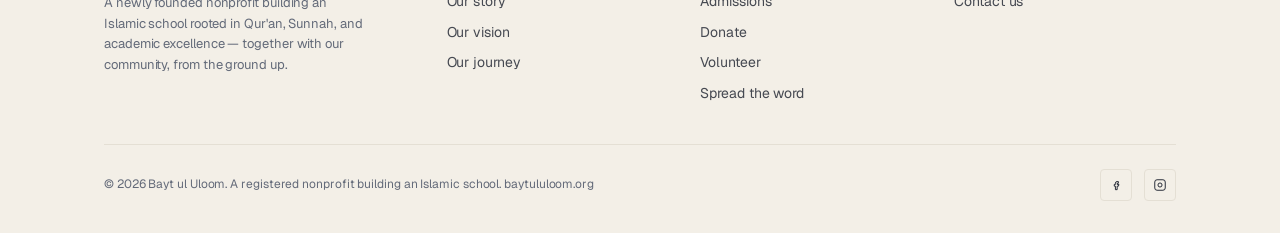
<file: contact.html>
<!doctype html>
<html lang="en">
<head>
<meta charset="utf-8">
<meta name="viewport" content="width=device-width, initial-scale=1">
<meta name="theme-color" content="#13294B">
<title>Contact — Bayt ul Uloom</title>
<meta name="description" content="Get in touch with Bayt ul Uloom — a newly founded nonprofit building an Islamic school. We'd love to hear from you.">

<link rel="preconnect" href="https://fonts.googleapis.com">
<link rel="preconnect" href="https://fonts.gstatic.com" crossorigin>
<link href="https://fonts.googleapis.com/css2?family=Geist:wght@400;500;600;700&family=Geist+Mono:wght@400;500;600&display=swap" rel="stylesheet">
<link rel="stylesheet" href="styles.css">
</head>
<body>

<!-- ── SVG sprite ───────────────────────────────────────────────────── -->
<svg width="0" height="0" style="position:absolute" aria-hidden="true">
  <defs>
    <symbol id="i-book" viewBox="0 0 24 24"><g fill="none" stroke="currentColor" stroke-width="1.5" stroke-linecap="round" stroke-linejoin="round"><path d="M3 5h6a3 3 0 0 1 3 3v12a2 2 0 0 0-2-2H3z"/><path d="M21 5h-6a3 3 0 0 0-3 3v12a2 2 0 0 1 2-2h7z"/></g></symbol>
    <symbol id="i-star" viewBox="0 0 24 24"><g fill="none" stroke="currentColor" stroke-width="1.25"><rect x="5" y="5" width="14" height="14"/><rect x="5" y="5" width="14" height="14" transform="rotate(45 12 12)"/></g></symbol>
    <symbol id="i-menu" viewBox="0 0 24 24"><g fill="none" stroke="currentColor" stroke-width="1.75" stroke-linecap="round"><path d="M4 7h16M4 12h16M4 17h16"/></g></symbol>
    <symbol id="i-close" viewBox="0 0 24 24"><g fill="none" stroke="currentColor" stroke-width="1.75" stroke-linecap="round"><path d="M6 6l12 12M18 6L6 18"/></g></symbol>
    <symbol id="i-arrow" viewBox="0 0 24 24"><g fill="none" stroke="currentColor" stroke-width="1.75" stroke-linecap="round" stroke-linejoin="round"><path d="M5 12h14M13 6l6 6-6 6"/></g></symbol>
    <symbol id="i-heart" viewBox="0 0 24 24"><g fill="none" stroke="currentColor" stroke-width="1.5" stroke-linecap="round" stroke-linejoin="round"><path d="M12 20s-7-4.5-9-9a4.8 4.8 0 0 1 9-3 4.8 4.8 0 0 1 9 3c-2 4.5-9 9-9 9z"/></g></symbol>
    <symbol id="i-users" viewBox="0 0 24 24"><g fill="none" stroke="currentColor" stroke-width="1.5" stroke-linecap="round" stroke-linejoin="round"><circle cx="9" cy="8" r="3.5"/><path d="M2 20c1.2-3.5 4-5.5 7-5.5s5.8 2 7 5.5"/><circle cx="17" cy="9" r="2.8"/><path d="M16 14.2c2.4.4 4.3 2.1 5.2 5.3"/></g></symbol>
    <symbol id="i-check" viewBox="0 0 24 24"><g fill="none" stroke="currentColor" stroke-width="1.75" stroke-linecap="round" stroke-linejoin="round"><path d="M5 13l4 4L19 7"/></g></symbol>
    <symbol id="i-mail" viewBox="0 0 24 24"><g fill="none" stroke="currentColor" stroke-width="1.5" stroke-linecap="round" stroke-linejoin="round"><rect x="3" y="5" width="18" height="14" rx="2"/><path d="M3 7l9 6 9-6"/></g></symbol>
    <symbol id="i-clock" viewBox="0 0 24 24"><g fill="none" stroke="currentColor" stroke-width="1.5" stroke-linecap="round" stroke-linejoin="round"><circle cx="12" cy="12" r="9"/><path d="M12 7v5l3 3"/></g></symbol>
    <symbol id="i-megaphone" viewBox="0 0 24 24"><g fill="none" stroke="currentColor" stroke-width="1.5" stroke-linecap="round" stroke-linejoin="round"><path d="M3 10v4a1 1 0 0 0 1 1h2l9 5V4l-9 5H4a1 1 0 0 0-1 1z"/><path d="M18 9a5 5 0 0 1 0 6"/></g></symbol>
  </defs>
</svg>

<!-- ── Notice bar ───────────────────────────────────────────────────── -->
<div class="notice">
  <div class="container notice-inner">
    <svg aria-hidden="true"><use href="#i-star"/></svg>
    <span>Admissions are now open for our founding class — register your interest today. <a href="admissions.html">Apply for admissions →</a></span>
  </div>
</div>

<!-- ── Nav ──────────────────────────────────────────────────────────── -->
<header class="nav">
  <div class="container nav-inner">
    <a class="brand" href="index.html">
      <svg class="brand-icon"><use href="#i-book"/></svg>
      <span class="brand-mark">Bayt ul Uloom<small>House of Knowledge</small></span>
    </a>
    <nav>
      <ul class="nav-links">
        <li><a href="index.html">Home</a></li>
        <li><a href="about.html">About</a></li>
        <li><a href="vision.html">Our Vision</a></li>
        <li><a href="admissions.html">Admissions</a></li>
        <li><a href="get-involved.html">Get Involved</a></li>
        <li><a href="contact.html" class="active">Contact</a></li>
        <li><a href="donate.html" class="nav-cta">Donate</a></li>
      </ul>
    </nav>
    <button class="nav-toggle" aria-label="Toggle menu" aria-expanded="false">
      <svg><use href="#i-menu"/></svg>
    </button>
  </div>
</header>

<main>

  <!-- ── Page header ────────────────────────────────────────────────── -->
  <div class="page-header">
    <div class="container">
      <div class="eyebrow">Contact</div>
      <h1>We'd love to hear from you.</h1>
      <p>Questions about our mission, interested in volunteering, want to make a donation, or just want to say salaam? Send us a message — a member of our founding team will get back to you.</p>
    </div>
  </div>

  <!-- ── Contact grid ──────────────────────────────────────────────── -->
  <section class="section">
    <div class="container">
      <div class="grid grid--2" style="gap: var(--s-7);">

        <form name="contact" method="POST" data-netlify="true" netlify-honeypot="bot-field" action="/thank-you.html" class="card">
          <input type="hidden" name="form-name" value="contact">
          <p style="position:absolute; left:-9999px;" aria-hidden="true">
            <label>Don't fill this out if you're human: <input name="bot-field" tabindex="-1" autocomplete="off"></label>
          </p>
          <h3 class="mb-4">Send us a message</h3>
          <div class="form-row">
            <div class="field">
              <label for="name">Full name</label>
              <input class="input" type="text" id="name" name="name" required>
            </div>
            <div class="field">
              <label for="email">Email</label>
              <input class="input" type="email" id="email" name="email" required>
            </div>
          </div>
          <div class="field">
            <label for="reason">I'm reaching out about</label>
            <select class="select" id="reason" name="reason">
              <option>General question</option>
              <option>Admissions</option>
              <option>Volunteering</option>
              <option>Donations &amp; giving</option>
              <option>Joining the founding board</option>
              <option>Media / partnership inquiry</option>
              <option>Something else</option>
            </select>
          </div>
          <div class="field">
            <label for="message">Message</label>
            <textarea class="textarea" id="message" name="message" required></textarea>
          </div>
          <button type="submit" class="btn btn--primary btn--block">Send Message <svg><use href="#i-arrow"/></svg></button>
        </form>

        <div>
          <div class="card card--tinted mb-5">
            <div class="pillar-icon pillar-icon--gold"><svg><use href="#i-clock"/></svg></div>
            <h3>Where we are right now</h3>
            <p>Bayt ul Uloom is a growing community-based organization — we don't yet have a physical office or phone line, but admissions are now open for our founding class. Messages sent here go straight to our team, who do their best to respond within a few days.</p>
          </div>

          <div class="card">
            <div class="pillar-icon"><svg><use href="#i-megaphone"/></svg></div>
            <h3>Follow our progress</h3>
            <p class="mb-4">Stay updated as we move through each phase of our journey — from forming our board to breaking ground on our first classroom.</p>
            <div class="footer-social" style="justify-content:flex-start;">
              <a href="#" aria-label="Facebook"><svg viewBox="0 0 24 24" fill="none" stroke="currentColor" stroke-width="1.5"><path d="M14 9h2V6h-2a3 3 0 0 0-3 3v2H9v3h2v6h3v-6h2.2l.8-3H14V9z"/></svg></a>
              <a href="#" aria-label="Instagram"><svg viewBox="0 0 24 24" fill="none" stroke="currentColor" stroke-width="1.5"><rect x="3" y="3" width="18" height="18" rx="4"/><circle cx="12" cy="12" r="3.5"/><path d="M17 7h.01"/></svg></a>
            </div>
          </div>
        </div>

      </div>
    </div>
  </section>

  <!-- ── CTA ───────────────────────────────────────────────────────── -->
  <section class="section section--tinted">
    <div class="container">
      <div class="card cta-band" style="padding: var(--s-7);">
        <div>
          <h2>Not sure where to start?</h2>
          <p>Visit our Get Involved page to see all the ways — big or small — that you can support Bayt ul Uloom right now.</p>
        </div>
        <a href="get-involved.html" class="btn btn--primary btn--lg">Get Involved <svg><use href="#i-arrow"/></svg></a>
      </div>
    </div>
  </section>

</main>

<!-- ── Footer ─────────────────────────────────────────────────────── -->
<footer>
  <div class="container footer-inner">
    <div class="footer-top">
      <div>
        <a class="footer-brand" href="index.html"><svg><use href="#i-book"/></svg> Bayt ul Uloom</a>
        <p class="footer-tagline">A newly founded nonprofit building an Islamic school rooted in Qur'an, Sunnah, and academic excellence — together with our community, from the ground up.</p>
      </div>
      <div>
        <div class="footer-heading">About</div>
        <ul class="footer-links">
          <li><a href="about.html">Our story</a></li>
          <li><a href="vision.html">Our vision</a></li>
          <li><a href="index.html#">Our journey</a></li>
        </ul>
      </div>
      <div>
        <div class="footer-heading">Get involved</div>
        <ul class="footer-links">
          <li><a href="admissions.html">Admissions</a></li>
          <li><a href="donate.html">Donate</a></li>
          <li><a href="get-involved.html">Volunteer</a></li>
          <li><a href="get-involved.html#spread-the-word">Spread the word</a></li>
        </ul>
      </div>
      <div>
        <div class="footer-heading">Connect</div>
        <ul class="footer-links">
          <li><a href="contact.html">Contact us</a></li>
        </ul>
      </div>
    </div>
    <div class="footer-bottom">
      <div>&copy; 2026 Bayt ul Uloom. A registered nonprofit building an Islamic school. baytululoom.org</div>
      <div class="footer-social">
        <a href="#" aria-label="Facebook"><svg viewBox="0 0 24 24" fill="none" stroke="currentColor" stroke-width="1.5"><path d="M14 9h2V6h-2a3 3 0 0 0-3 3v2H9v3h2v6h3v-6h2.2l.8-3H14V9z"/></svg></a>
        <a href="#" aria-label="Instagram"><svg viewBox="0 0 24 24" fill="none" stroke="currentColor" stroke-width="1.5"><rect x="3" y="3" width="18" height="18" rx="4"/><circle cx="12" cy="12" r="3.5"/><path d="M17 7h.01"/></svg></a>
      </div>
    </div>
  </div>
</footer>

<script src="main.js"></script>
</body>
</html>
</file>
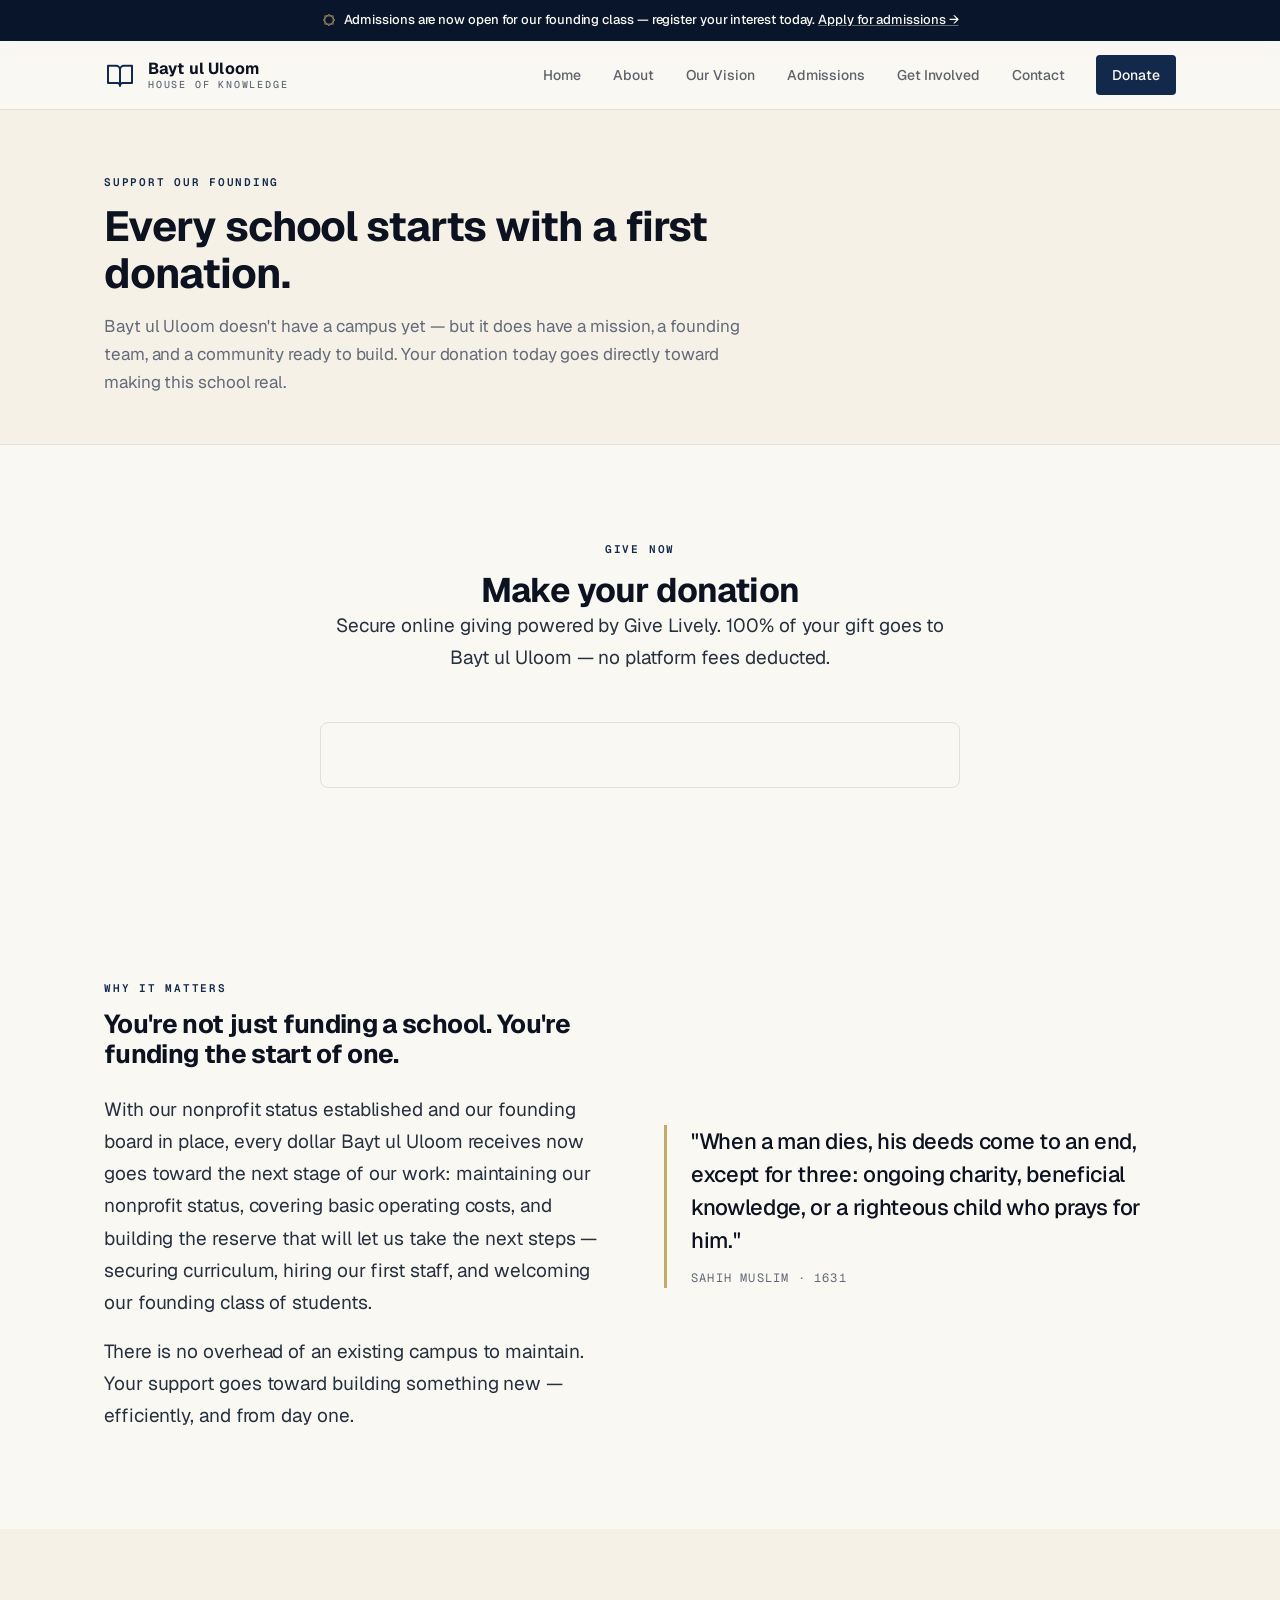
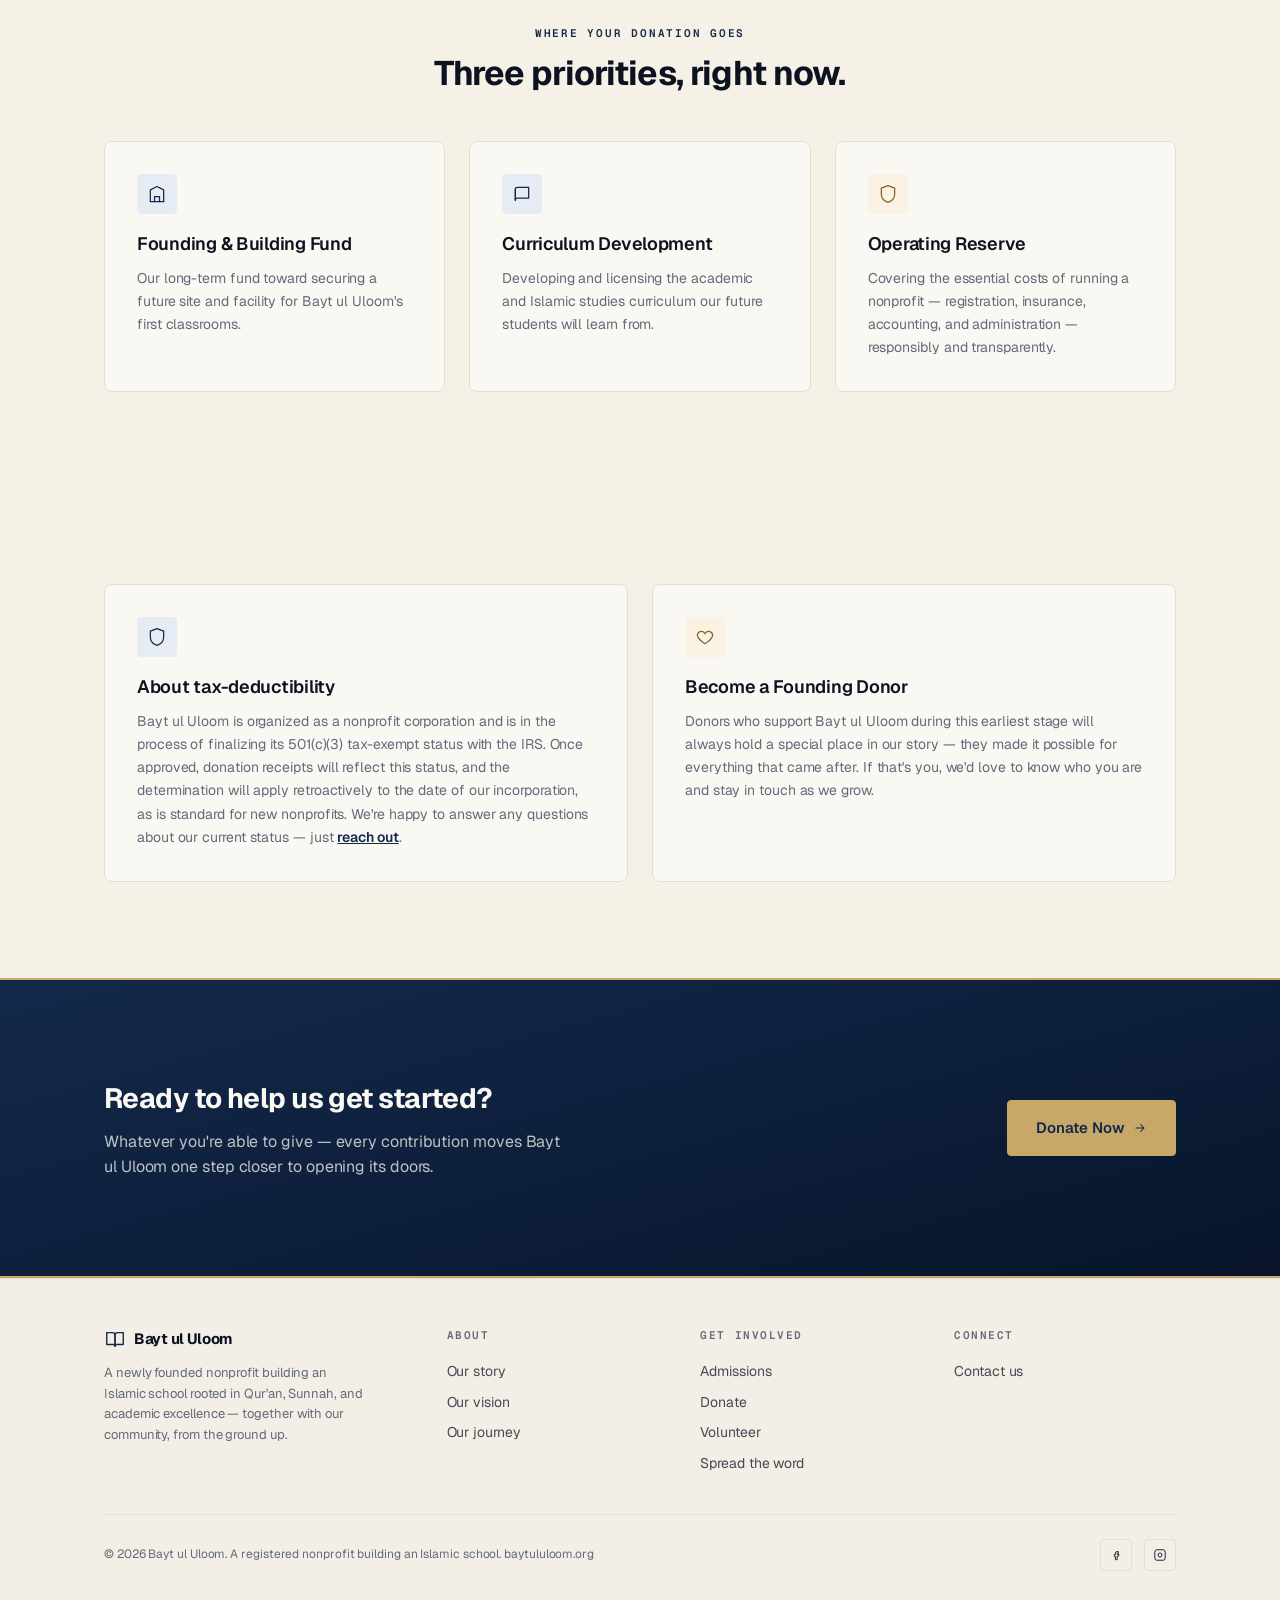
<file: donate.html>
<!doctype html>
<html lang="en">
<head>
<meta charset="utf-8">
<meta name="viewport" content="width=device-width, initial-scale=1">
<meta name="theme-color" content="#13294B">
<title>Donate — Bayt ul Uloom</title>
<meta name="description" content="Support Bayt ul Uloom's founding fund. Every donation helps build the Islamic school our community is working toward.">

<link rel="preconnect" href="https://fonts.googleapis.com">
<link rel="preconnect" href="https://fonts.gstatic.com" crossorigin>
<link href="https://fonts.googleapis.com/css2?family=Geist:wght@400;500;600;700&family=Geist+Mono:wght@400;500;600&display=swap" rel="stylesheet">
<link rel="stylesheet" href="styles.css">
</head>
<body>

<!-- ── SVG sprite ───────────────────────────────────────────────────── -->
<svg width="0" height="0" style="position:absolute" aria-hidden="true">
  <defs>
    <symbol id="i-book" viewBox="0 0 24 24"><g fill="none" stroke="currentColor" stroke-width="1.5" stroke-linecap="round" stroke-linejoin="round"><path d="M3 5h6a3 3 0 0 1 3 3v12a2 2 0 0 0-2-2H3z"/><path d="M21 5h-6a3 3 0 0 0-3 3v12a2 2 0 0 1 2-2h7z"/></g></symbol>
    <symbol id="i-star" viewBox="0 0 24 24"><g fill="none" stroke="currentColor" stroke-width="1.25"><rect x="5" y="5" width="14" height="14"/><rect x="5" y="5" width="14" height="14" transform="rotate(45 12 12)"/></g></symbol>
    <symbol id="i-menu" viewBox="0 0 24 24"><g fill="none" stroke="currentColor" stroke-width="1.75" stroke-linecap="round"><path d="M4 7h16M4 12h16M4 17h16"/></g></symbol>
    <symbol id="i-close" viewBox="0 0 24 24"><g fill="none" stroke="currentColor" stroke-width="1.75" stroke-linecap="round"><path d="M6 6l12 12M18 6L6 18"/></g></symbol>
    <symbol id="i-arrow" viewBox="0 0 24 24"><g fill="none" stroke="currentColor" stroke-width="1.75" stroke-linecap="round" stroke-linejoin="round"><path d="M5 12h14M13 6l6 6-6 6"/></g></symbol>
    <symbol id="i-heart" viewBox="0 0 24 24"><g fill="none" stroke="currentColor" stroke-width="1.5" stroke-linecap="round" stroke-linejoin="round"><path d="M12 20s-7-4.5-9-9a4.8 4.8 0 0 1 9-3 4.8 4.8 0 0 1 9 3c-2 4.5-9 9-9 9z"/></g></symbol>
    <symbol id="i-users" viewBox="0 0 24 24"><g fill="none" stroke="currentColor" stroke-width="1.5" stroke-linecap="round" stroke-linejoin="round"><circle cx="9" cy="8" r="3.5"/><path d="M2 20c1.2-3.5 4-5.5 7-5.5s5.8 2 7 5.5"/><circle cx="17" cy="9" r="2.8"/><path d="M16 14.2c2.4.4 4.3 2.1 5.2 5.3"/></g></symbol>
    <symbol id="i-check" viewBox="0 0 24 24"><g fill="none" stroke="currentColor" stroke-width="1.75" stroke-linecap="round" stroke-linejoin="round"><path d="M5 13l4 4L19 7"/></g></symbol>
    <symbol id="i-mail" viewBox="0 0 24 24"><g fill="none" stroke="currentColor" stroke-width="1.5" stroke-linecap="round" stroke-linejoin="round"><rect x="3" y="5" width="18" height="14" rx="2"/><path d="M3 7l9 6 9-6"/></g></symbol>
    <symbol id="i-building" viewBox="0 0 24 24"><g fill="none" stroke="currentColor" stroke-width="1.5" stroke-linecap="round" stroke-linejoin="round"><path d="M4 21V7l8-4 8 4v14"/><path d="M4 21h16"/><path d="M9 21v-6h6v6"/></g></symbol>
    <symbol id="i-book2" viewBox="0 0 24 24"><g fill="none" stroke="currentColor" stroke-width="1.5" stroke-linecap="round" stroke-linejoin="round"><path d="M4 19.5A2.5 2.5 0 0 1 6.5 17H20V4H6.5A2.5 2.5 0 0 0 4 6.5z"/><path d="M4 19.5V6.5"/></g></symbol>
    <symbol id="i-shield" viewBox="0 0 24 24"><g fill="none" stroke="currentColor" stroke-width="1.5" stroke-linecap="round" stroke-linejoin="round"><path d="M12 2 4 5v7c0 5 3.5 8.5 8 10 4.5-1.5 8-5 8-10V5z"/></g></symbol>
    <symbol id="i-card" viewBox="0 0 24 24"><g fill="none" stroke="currentColor" stroke-width="1.5" stroke-linecap="round" stroke-linejoin="round"><rect x="2.5" y="5" width="19" height="14" rx="2"/><path d="M2.5 10h19"/></g></symbol>
    <symbol id="i-repeat" viewBox="0 0 24 24"><g fill="none" stroke="currentColor" stroke-width="1.5" stroke-linecap="round" stroke-linejoin="round"><path d="M17 2l4 4-4 4"/><path d="M3 11V9a4 4 0 0 1 4-4h14"/><path d="M7 22l-4-4 4-4"/><path d="M21 13v2a4 4 0 0 1-4 4H3"/></g></symbol>
    <symbol id="i-envelope" viewBox="0 0 24 24"><g fill="none" stroke="currentColor" stroke-width="1.5" stroke-linecap="round" stroke-linejoin="round"><rect x="3" y="5" width="18" height="14" rx="2"/><path d="M3 7l9 6 9-6"/></g></symbol>
  </defs>
</svg>

<!-- ── Notice bar ───────────────────────────────────────────────────── -->
<div class="notice">
  <div class="container notice-inner">
    <svg aria-hidden="true"><use href="#i-star"/></svg>
    <span>Admissions are now open for our founding class — register your interest today. <a href="admissions.html">Apply for admissions →</a></span>
  </div>
</div>

<!-- ── Nav ──────────────────────────────────────────────────────────── -->
<header class="nav">
  <div class="container nav-inner">
    <a class="brand" href="index.html">
      <svg class="brand-icon"><use href="#i-book"/></svg>
      <span class="brand-mark">Bayt ul Uloom<small>House of Knowledge</small></span>
    </a>
    <nav>
      <ul class="nav-links">
        <li><a href="index.html">Home</a></li>
        <li><a href="about.html">About</a></li>
        <li><a href="vision.html">Our Vision</a></li>
        <li><a href="admissions.html">Admissions</a></li>
        <li><a href="get-involved.html">Get Involved</a></li>
        <li><a href="contact.html">Contact</a></li>
        <li><a href="donate.html" class="nav-cta">Donate</a></li>
      </ul>
    </nav>
    <button class="nav-toggle" aria-label="Toggle menu" aria-expanded="false">
      <svg><use href="#i-menu"/></svg>
    </button>
  </div>
</header>

<main>

  <!-- ── Page header ────────────────────────────────────────────────── -->
  <div class="page-header">
    <div class="container">
      <div class="eyebrow">Support Our Founding</div>
      <h1>Every school starts with a first donation.</h1>
      <p>Bayt ul Uloom doesn't have a campus yet — but it does have a mission, a founding team, and a community ready to build. Your donation today goes directly toward making this school real.</p>
    </div>
  </div>

  <!-- ── Give Lively donation widget ───────────────────────────────── -->
  <section class="section" id="give-now">
    <div class="container">
      <div class="section-head section-head--center" style="margin-left:auto;margin-right:auto;">
        <div class="eyebrow">Give Now</div>
        <h2 class="section-title">Make your donation</h2>
        <p class="lede">Secure online giving powered by Give Lively. 100% of your gift goes to Bayt ul Uloom — no platform fees deducted.</p>
      </div>
      <div class="donation-widget-wrap">
        <!-- Begin Give Lively Fundraising Widget -->
        <script>gl=document.createElement('script');gl.src='https://secure.givelively.org/widgets/simple_donation/bayt-ul-uloom/general-donation.js?show_suggested_amount_buttons=true&show_in_honor_of=false&address_required=false&has_required_custom_question=false&suggested_donation_amounts[]=250&suggested_donation_amounts[]=500&suggested_donation_amounts[]=1000&suggested_donation_amounts[]=2000&suggested_donation_amounts[]=3000';document.getElementsByTagName('head')[0].appendChild(gl);</script><div id="give-lively-widget" class="gl-simple-donation-widget"></div>
        <!-- End Give Lively Fundraising Widget -->
      </div>
    </div>
  </section>

  <!-- ── Why give ──────────────────────────────────────────────────── -->
  <section class="section">
    <div class="container">
      <div class="grid grid--2" style="gap: var(--s-7); align-items:center;">
        <div>
          <div class="eyebrow">Why It Matters</div>
          <h2 class="section-title section-title--sm mb-5">You're not just funding a school. You're funding the start of one.</h2>
          <p class="lede mb-4">With our nonprofit status established and our founding board in place, every dollar Bayt ul Uloom receives now goes toward the next stage of our work: maintaining our nonprofit status, covering basic operating costs, and building the reserve that will let us take the next steps — securing curriculum, hiring our first staff, and welcoming our founding class of students.</p>
          <p class="lede">There is no overhead of an existing campus to maintain. Your support goes toward building something new — efficiently, and from day one.</p>
        </div>
        <div class="quote">
          <p class="quote-text">"When a man dies, his deeds come to an end, except for three: ongoing charity, beneficial knowledge, or a righteous child who prays for him."</p>
          <div class="quote-source">Sahih Muslim · 1631</div>
        </div>
      </div>
    </div>
  </section>

  <!-- ── Where funds go ────────────────────────────────────────────── -->
  <section class="section section--tinted">
    <div class="container">
      <div class="section-head section-head--center" style="margin-left:auto;margin-right:auto;">
        <div class="eyebrow">Where Your Donation Goes</div>
        <h2 class="section-title">Three priorities, right now.</h2>
      </div>

      <div class="grid grid--3">
        <div class="card">
          <div class="pillar-icon"><svg><use href="#i-building"/></svg></div>
          <h3>Founding &amp; Building Fund</h3>
          <p>Our long-term fund toward securing a future site and facility for Bayt ul Uloom's first classrooms.</p>
        </div>
        <div class="card">
          <div class="pillar-icon"><svg><use href="#i-book2"/></svg></div>
          <h3>Curriculum Development</h3>
          <p>Developing and licensing the academic and Islamic studies curriculum our future students will learn from.</p>
        </div>
        <div class="card">
          <div class="pillar-icon pillar-icon--gold"><svg><use href="#i-shield"/></svg></div>
          <h3>Operating Reserve</h3>
          <p>Covering the essential costs of running a nonprofit — registration, insurance, accounting, and administration — responsibly and transparently.</p>
        </div>
      </div>
    </div>
  </section>

  <!-- ── Tax / founding donor note ─────────────────────────────────── -->
  <section class="section section--tinted">
    <div class="container">
      <div class="grid grid--2">
        <div class="card">
          <div class="pillar-icon"><svg><use href="#i-shield"/></svg></div>
          <h3>About tax-deductibility</h3>
          <p>Bayt ul Uloom is organized as a nonprofit corporation and is in the process of finalizing its 501(c)(3) tax-exempt status with the IRS. Once approved, donation receipts will reflect this status, and the determination will apply retroactively to the date of our incorporation, as is standard for new nonprofits. We're happy to answer any questions about our current status — just <a href="contact.html" style="color:var(--navy); font-weight:600;">reach out</a>.</p>
        </div>
        <div class="card">
          <div class="pillar-icon pillar-icon--gold"><svg><use href="#i-heart"/></svg></div>
          <h3>Become a Founding Donor</h3>
          <p>Donors who support Bayt ul Uloom during this earliest stage will always hold a special place in our story — they made it possible for everything that came after. If that's you, we'd love to know who you are and stay in touch as we grow.</p>
        </div>
      </div>
    </div>
  </section>

  <!-- ── CTA ───────────────────────────────────────────────────────── -->
  <section class="section section--dark">
    <div class="container">
      <div class="cta-band">
        <div>
          <h2>Ready to help us get started?</h2>
          <p>Whatever you're able to give — every contribution moves Bayt ul Uloom one step closer to opening its doors.</p>
        </div>
        <a href="#give-now" class="btn btn--gold btn--lg">Donate Now <svg><use href="#i-arrow"/></svg></a>
      </div>
    </div>
  </section>

</main>

<!-- ── Footer ─────────────────────────────────────────────────────── -->
<footer>
  <div class="container footer-inner">
    <div class="footer-top">
      <div>
        <a class="footer-brand" href="index.html"><svg><use href="#i-book"/></svg> Bayt ul Uloom</a>
        <p class="footer-tagline">A newly founded nonprofit building an Islamic school rooted in Qur'an, Sunnah, and academic excellence — together with our community, from the ground up.</p>
      </div>
      <div>
        <div class="footer-heading">About</div>
        <ul class="footer-links">
          <li><a href="about.html">Our story</a></li>
          <li><a href="vision.html">Our vision</a></li>
          <li><a href="index.html#">Our journey</a></li>
        </ul>
      </div>
      <div>
        <div class="footer-heading">Get involved</div>
        <ul class="footer-links">
          <li><a href="admissions.html">Admissions</a></li>
          <li><a href="donate.html">Donate</a></li>
          <li><a href="get-involved.html">Volunteer</a></li>
          <li><a href="get-involved.html#spread-the-word">Spread the word</a></li>
        </ul>
      </div>
      <div>
        <div class="footer-heading">Connect</div>
        <ul class="footer-links">
          <li><a href="contact.html">Contact us</a></li>
        </ul>
      </div>
    </div>
    <div class="footer-bottom">
      <div>&copy; 2026 Bayt ul Uloom. A registered nonprofit building an Islamic school. baytululoom.org</div>
      <div class="footer-social">
        <a href="#" aria-label="Facebook"><svg viewBox="0 0 24 24" fill="none" stroke="currentColor" stroke-width="1.5"><path d="M14 9h2V6h-2a3 3 0 0 0-3 3v2H9v3h2v6h3v-6h2.2l.8-3H14V9z"/></svg></a>
        <a href="#" aria-label="Instagram"><svg viewBox="0 0 24 24" fill="none" stroke="currentColor" stroke-width="1.5"><rect x="3" y="3" width="18" height="18" rx="4"/><circle cx="12" cy="12" r="3.5"/><path d="M17 7h.01"/></svg></a>
      </div>
    </div>
  </div>
</footer>

<script src="main.js"></script>
</body>
</html>
</file>
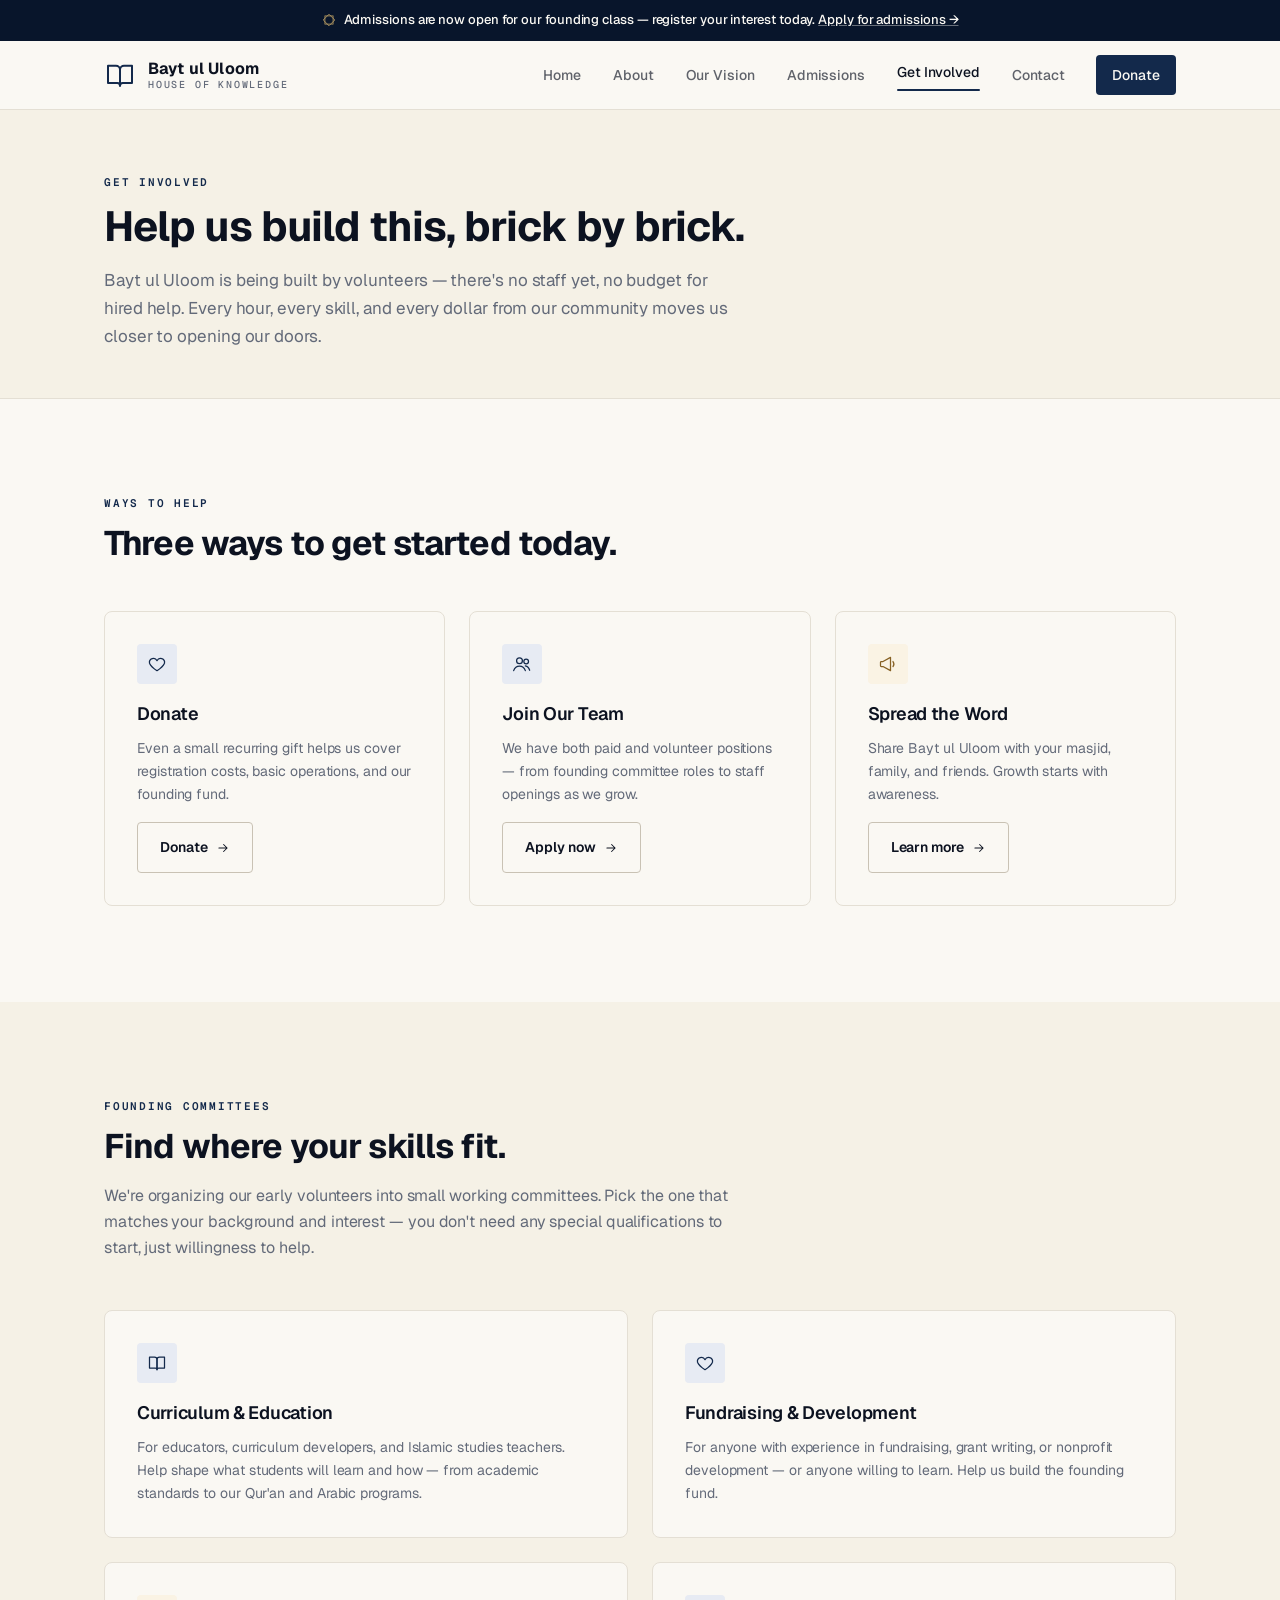
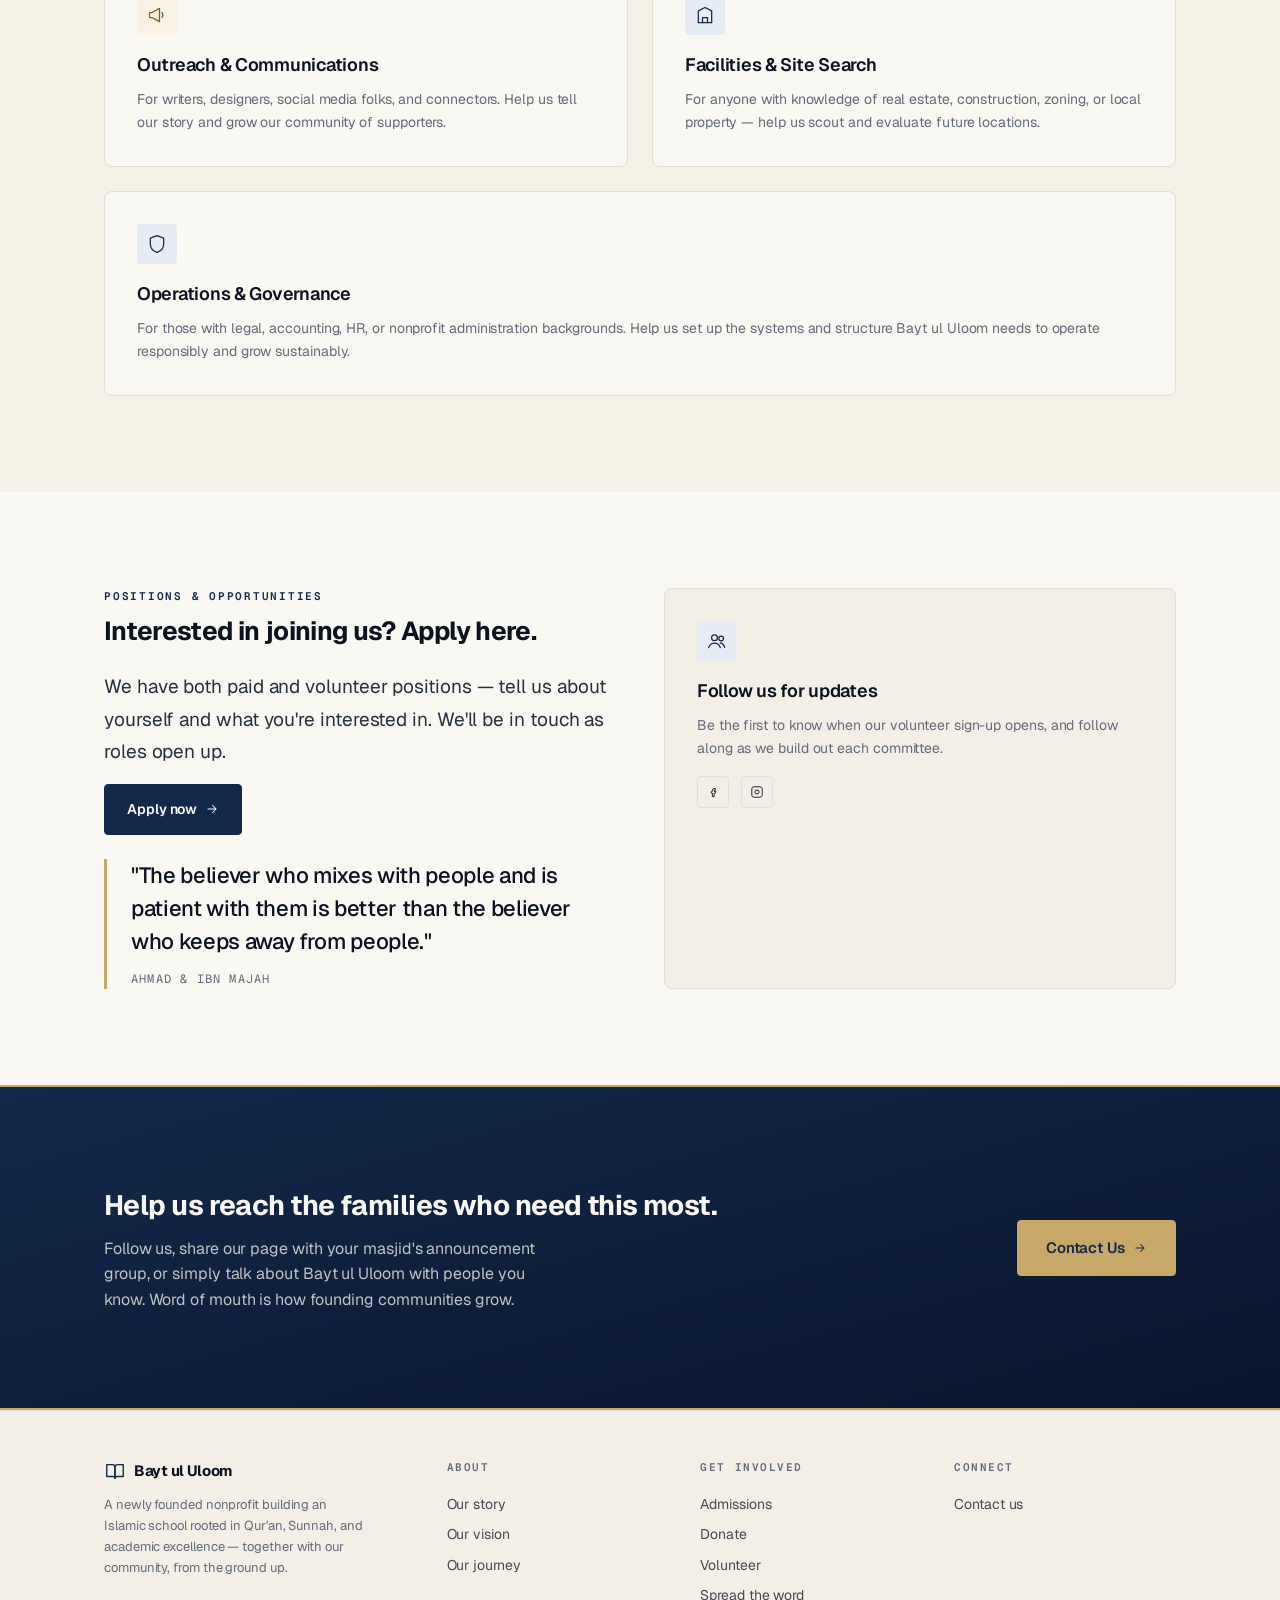
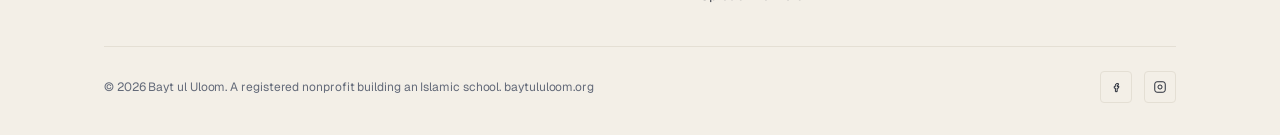
<file: get-involved.html>
<!doctype html>
<html lang="en">
<head>
<meta charset="utf-8">
<meta name="viewport" content="width=device-width, initial-scale=1">
<meta name="theme-color" content="#13294B">
<title>Get Involved — Bayt ul Uloom</title>
<meta name="description" content="Help build Bayt ul Uloom from the ground up. Join a founding committee, volunteer your skills, or help us spread the word.">

<link rel="preconnect" href="https://fonts.googleapis.com">
<link rel="preconnect" href="https://fonts.gstatic.com" crossorigin>
<link href="https://fonts.googleapis.com/css2?family=Geist:wght@400;500;600;700&family=Geist+Mono:wght@400;500;600&display=swap" rel="stylesheet">
<link rel="stylesheet" href="styles.css">
</head>
<body>

<!-- ── SVG sprite ───────────────────────────────────────────────────── -->
<svg width="0" height="0" style="position:absolute" aria-hidden="true">
  <defs>
    <symbol id="i-book" viewBox="0 0 24 24"><g fill="none" stroke="currentColor" stroke-width="1.5" stroke-linecap="round" stroke-linejoin="round"><path d="M3 5h6a3 3 0 0 1 3 3v12a2 2 0 0 0-2-2H3z"/><path d="M21 5h-6a3 3 0 0 0-3 3v12a2 2 0 0 1 2-2h7z"/></g></symbol>
    <symbol id="i-star" viewBox="0 0 24 24"><g fill="none" stroke="currentColor" stroke-width="1.25"><rect x="5" y="5" width="14" height="14"/><rect x="5" y="5" width="14" height="14" transform="rotate(45 12 12)"/></g></symbol>
    <symbol id="i-menu" viewBox="0 0 24 24"><g fill="none" stroke="currentColor" stroke-width="1.75" stroke-linecap="round"><path d="M4 7h16M4 12h16M4 17h16"/></g></symbol>
    <symbol id="i-close" viewBox="0 0 24 24"><g fill="none" stroke="currentColor" stroke-width="1.75" stroke-linecap="round"><path d="M6 6l12 12M18 6L6 18"/></g></symbol>
    <symbol id="i-arrow" viewBox="0 0 24 24"><g fill="none" stroke="currentColor" stroke-width="1.75" stroke-linecap="round" stroke-linejoin="round"><path d="M5 12h14M13 6l6 6-6 6"/></g></symbol>
    <symbol id="i-heart" viewBox="0 0 24 24"><g fill="none" stroke="currentColor" stroke-width="1.5" stroke-linecap="round" stroke-linejoin="round"><path d="M12 20s-7-4.5-9-9a4.8 4.8 0 0 1 9-3 4.8 4.8 0 0 1 9 3c-2 4.5-9 9-9 9z"/></g></symbol>
    <symbol id="i-users" viewBox="0 0 24 24"><g fill="none" stroke="currentColor" stroke-width="1.5" stroke-linecap="round" stroke-linejoin="round"><circle cx="9" cy="8" r="3.5"/><path d="M2 20c1.2-3.5 4-5.5 7-5.5s5.8 2 7 5.5"/><circle cx="17" cy="9" r="2.8"/><path d="M16 14.2c2.4.4 4.3 2.1 5.2 5.3"/></g></symbol>
    <symbol id="i-megaphone" viewBox="0 0 24 24"><g fill="none" stroke="currentColor" stroke-width="1.5" stroke-linecap="round" stroke-linejoin="round"><path d="M3 10v4a1 1 0 0 0 1 1h2l9 5V4l-9 5H4a1 1 0 0 0-1 1z"/><path d="M18 9a5 5 0 0 1 0 6"/></g></symbol>
    <symbol id="i-check" viewBox="0 0 24 24"><g fill="none" stroke="currentColor" stroke-width="1.75" stroke-linecap="round" stroke-linejoin="round"><path d="M5 13l4 4L19 7"/></g></symbol>
    <symbol id="i-mail" viewBox="0 0 24 24"><g fill="none" stroke="currentColor" stroke-width="1.5" stroke-linecap="round" stroke-linejoin="round"><rect x="3" y="5" width="18" height="14" rx="2"/><path d="M3 7l9 6 9-6"/></g></symbol>
    <symbol id="i-building" viewBox="0 0 24 24"><g fill="none" stroke="currentColor" stroke-width="1.5" stroke-linecap="round" stroke-linejoin="round"><path d="M4 21V7l8-4 8 4v14"/><path d="M4 21h16"/><path d="M9 21v-6h6v6"/></g></symbol>
    <symbol id="i-shield" viewBox="0 0 24 24"><g fill="none" stroke="currentColor" stroke-width="1.5" stroke-linecap="round" stroke-linejoin="round"><path d="M12 2 4 5v7c0 5 3.5 8.5 8 10 4.5-1.5 8-5 8-10V5z"/></g></symbol>
    <symbol id="i-target" viewBox="0 0 24 24"><g fill="none" stroke="currentColor" stroke-width="1.5" stroke-linecap="round" stroke-linejoin="round"><circle cx="12" cy="12" r="9"/><circle cx="12" cy="12" r="5"/><circle cx="12" cy="12" r="1"/></g></symbol>
  </defs>
</svg>

<!-- ── Notice bar ───────────────────────────────────────────────────── -->
<div class="notice">
  <div class="container notice-inner">
    <svg aria-hidden="true"><use href="#i-star"/></svg>
    <span>Admissions are now open for our founding class — register your interest today. <a href="admissions.html">Apply for admissions →</a></span>
  </div>
</div>

<!-- ── Nav ──────────────────────────────────────────────────────────── -->
<header class="nav">
  <div class="container nav-inner">
    <a class="brand" href="index.html">
      <svg class="brand-icon"><use href="#i-book"/></svg>
      <span class="brand-mark">Bayt ul Uloom<small>House of Knowledge</small></span>
    </a>
    <nav>
      <ul class="nav-links">
        <li><a href="index.html">Home</a></li>
        <li><a href="about.html">About</a></li>
        <li><a href="vision.html">Our Vision</a></li>
        <li><a href="admissions.html">Admissions</a></li>
        <li><a href="get-involved.html" class="active">Get Involved</a></li>
        <li><a href="contact.html">Contact</a></li>
        <li><a href="donate.html" class="nav-cta">Donate</a></li>
      </ul>
    </nav>
    <button class="nav-toggle" aria-label="Toggle menu" aria-expanded="false">
      <svg><use href="#i-menu"/></svg>
    </button>
  </div>
</header>

<main>

  <!-- ── Page header ────────────────────────────────────────────────── -->
  <div class="page-header">
    <div class="container">
      <div class="eyebrow">Get Involved</div>
      <h1>Help us build this, brick by brick.</h1>
      <p>Bayt ul Uloom is being built by volunteers — there's no staff yet, no budget for hired help. Every hour, every skill, and every dollar from our community moves us closer to opening our doors.</p>
    </div>
  </div>

  <!-- ── Ways to help ──────────────────────────────────────────────── -->
  <section class="section">
    <div class="container">
      <div class="section-head">
        <div class="eyebrow">Ways to Help</div>
        <h2 class="section-title">Three ways to get started today.</h2>
      </div>

      <div class="grid grid--3">
        <div class="card">
          <div class="pillar-icon"><svg><use href="#i-heart"/></svg></div>
          <h3>Donate</h3>
          <p class="mb-4">Even a small recurring gift helps us cover registration costs, basic operations, and our founding fund.</p>
          <a href="donate.html" class="btn btn--ghost">Donate <svg><use href="#i-arrow"/></svg></a>
        </div>
        <div class="card">
          <div class="pillar-icon"><svg><use href="#i-users"/></svg></div>
          <h3>Join Our Team</h3>
          <p class="mb-4">We have both paid and volunteer positions — from founding committee roles to staff openings as we grow.</p>
          <a href="https://docs.google.com/forms/d/1V4ueGryie0g-TCuwvduAzzX-2m0ri-iBa1dqJZEMHGY/edit?ts=6a3e4cf6" target="_blank" rel="noopener" class="btn btn--ghost">Apply now <svg><use href="#i-arrow"/></svg></a>
        </div>
        <div class="card">
          <div class="pillar-icon pillar-icon--gold"><svg><use href="#i-megaphone"/></svg></div>
          <h3>Spread the Word</h3>
          <p class="mb-4">Share Bayt ul Uloom with your masjid, family, and friends. Growth starts with awareness.</p>
          <a href="#spread-the-word" class="btn btn--ghost">Learn more <svg><use href="#i-arrow"/></svg></a>
        </div>
      </div>
    </div>
  </section>

  <!-- ── Founding committees ───────────────────────────────────────── -->
  <section id="committees" class="section section--tinted">
    <div class="container">
      <div class="section-head">
        <div class="eyebrow">Founding Committees</div>
        <h2 class="section-title">Find where your skills fit.</h2>
        <p class="section-sub">We're organizing our early volunteers into small working committees. Pick the one that matches your background and interest — you don't need any special qualifications to start, just willingness to help.</p>
      </div>

      <div class="grid grid--2">
        <div class="card">
          <div class="pillar-icon"><svg><use href="#i-book"/></svg></div>
          <h3>Curriculum &amp; Education</h3>
          <p>For educators, curriculum developers, and Islamic studies teachers. Help shape what students will learn and how — from academic standards to our Qur'an and Arabic programs.</p>
        </div>
        <div class="card">
          <div class="pillar-icon"><svg><use href="#i-heart"/></svg></div>
          <h3>Fundraising &amp; Development</h3>
          <p>For anyone with experience in fundraising, grant writing, or nonprofit development — or anyone willing to learn. Help us build the founding fund.</p>
        </div>
        <div class="card">
          <div class="pillar-icon pillar-icon--gold"><svg><use href="#i-megaphone"/></svg></div>
          <h3>Outreach &amp; Communications</h3>
          <p>For writers, designers, social media folks, and connectors. Help us tell our story and grow our community of supporters.</p>
        </div>
        <div class="card">
          <div class="pillar-icon"><svg><use href="#i-building"/></svg></div>
          <h3>Facilities &amp; Site Search</h3>
          <p>For anyone with knowledge of real estate, construction, zoning, or local property — help us scout and evaluate future locations.</p>
        </div>
        <div class="card" style="grid-column: span 2;">
          <div class="pillar-icon"><svg><use href="#i-shield"/></svg></div>
          <h3>Operations &amp; Governance</h3>
          <p>For those with legal, accounting, HR, or nonprofit administration backgrounds. Help us set up the systems and structure Bayt ul Uloom needs to operate responsibly and grow sustainably.</p>
        </div>
      </div>
    </div>
  </section>

  <!-- ── Volunteer form ────────────────────────────────────────────── -->
  <section class="section">
    <div class="container">
      <div class="grid grid--2" style="gap: var(--s-7);">
        <div>
          <div class="eyebrow">Positions &amp; Opportunities</div>
          <h2 class="section-title section-title--sm mb-5">Interested in joining us? Apply here.</h2>
          <p class="lede mb-4">We have both paid and volunteer positions — tell us about yourself and what you're interested in. We'll be in touch as roles open up.</p>
          <a href="https://docs.google.com/forms/d/1V4ueGryie0g-TCuwvduAzzX-2m0ri-iBa1dqJZEMHGY/edit?ts=6a3e4cf6" target="_blank" rel="noopener" class="btn btn--primary mb-5">Apply now <svg><use href="#i-arrow"/></svg></a>
          <div class="quote">
            <p class="quote-text">"The believer who mixes with people and is patient with them is better than the believer who keeps away from people."</p>
            <div class="quote-source">Ahmad &amp; Ibn Majah</div>
          </div>
        </div>

        <div class="card card--tinted">
          <div class="pillar-icon"><svg><use href="#i-users"/></svg></div>
          <h3>Follow us for updates</h3>
          <p class="mb-4">Be the first to know when our volunteer sign-up opens, and follow along as we build out each committee.</p>
          <div class="footer-social" style="justify-content:flex-start;">
            <a href="#" aria-label="Facebook"><svg viewBox="0 0 24 24" fill="none" stroke="currentColor" stroke-width="1.5"><path d="M14 9h2V6h-2a3 3 0 0 0-3 3v2H9v3h2v6h3v-6h2.2l.8-3H14V9z"/></svg></a>
            <a href="#" aria-label="Instagram"><svg viewBox="0 0 24 24" fill="none" stroke="currentColor" stroke-width="1.5"><rect x="3" y="3" width="18" height="18" rx="4"/><circle cx="12" cy="12" r="3.5"/><path d="M17 7h.01"/></svg></a>
          </div>
        </div>
      </div>
    </div>
  </section>

  <!-- ── Spread the word ───────────────────────────────────────────── -->
  <section id="spread-the-word" class="section section--dark">
    <div class="container">
      <div class="cta-band">
        <div>
          <h2>Help us reach the families who need this most.</h2>
          <p>Follow us, share our page with your masjid's announcement group, or simply talk about Bayt ul Uloom with people you know. Word of mouth is how founding communities grow.</p>
        </div>
        <div style="display:flex; gap: var(--s-3); flex-wrap:wrap;">
          <a href="contact.html" class="btn btn--gold btn--lg">Contact Us <svg><use href="#i-arrow"/></svg></a>
        </div>
      </div>
    </div>
  </section>

</main>

<!-- ── Footer ─────────────────────────────────────────────────────── -->
<footer>
  <div class="container footer-inner">
    <div class="footer-top">
      <div>
        <a class="footer-brand" href="index.html"><svg><use href="#i-book"/></svg> Bayt ul Uloom</a>
        <p class="footer-tagline">A newly founded nonprofit building an Islamic school rooted in Qur'an, Sunnah, and academic excellence — together with our community, from the ground up.</p>
      </div>
      <div>
        <div class="footer-heading">About</div>
        <ul class="footer-links">
          <li><a href="about.html">Our story</a></li>
          <li><a href="vision.html">Our vision</a></li>
          <li><a href="index.html#">Our journey</a></li>
        </ul>
      </div>
      <div>
        <div class="footer-heading">Get involved</div>
        <ul class="footer-links">
          <li><a href="admissions.html">Admissions</a></li>
          <li><a href="donate.html">Donate</a></li>
          <li><a href="get-involved.html">Volunteer</a></li>
          <li><a href="get-involved.html#spread-the-word">Spread the word</a></li>
        </ul>
      </div>
      <div>
        <div class="footer-heading">Connect</div>
        <ul class="footer-links">
          <li><a href="contact.html">Contact us</a></li>
        </ul>
      </div>
    </div>
    <div class="footer-bottom">
      <div>&copy; 2026 Bayt ul Uloom. A registered nonprofit building an Islamic school. baytululoom.org</div>
      <div class="footer-social">
        <a href="#" aria-label="Facebook"><svg viewBox="0 0 24 24" fill="none" stroke="currentColor" stroke-width="1.5"><path d="M14 9h2V6h-2a3 3 0 0 0-3 3v2H9v3h2v6h3v-6h2.2l.8-3H14V9z"/></svg></a>
        <a href="#" aria-label="Instagram"><svg viewBox="0 0 24 24" fill="none" stroke="currentColor" stroke-width="1.5"><rect x="3" y="3" width="18" height="18" rx="4"/><circle cx="12" cy="12" r="3.5"/><path d="M17 7h.01"/></svg></a>
      </div>
    </div>
  </div>
</footer>

<script src="main.js"></script>
</body>
</html>
</file>
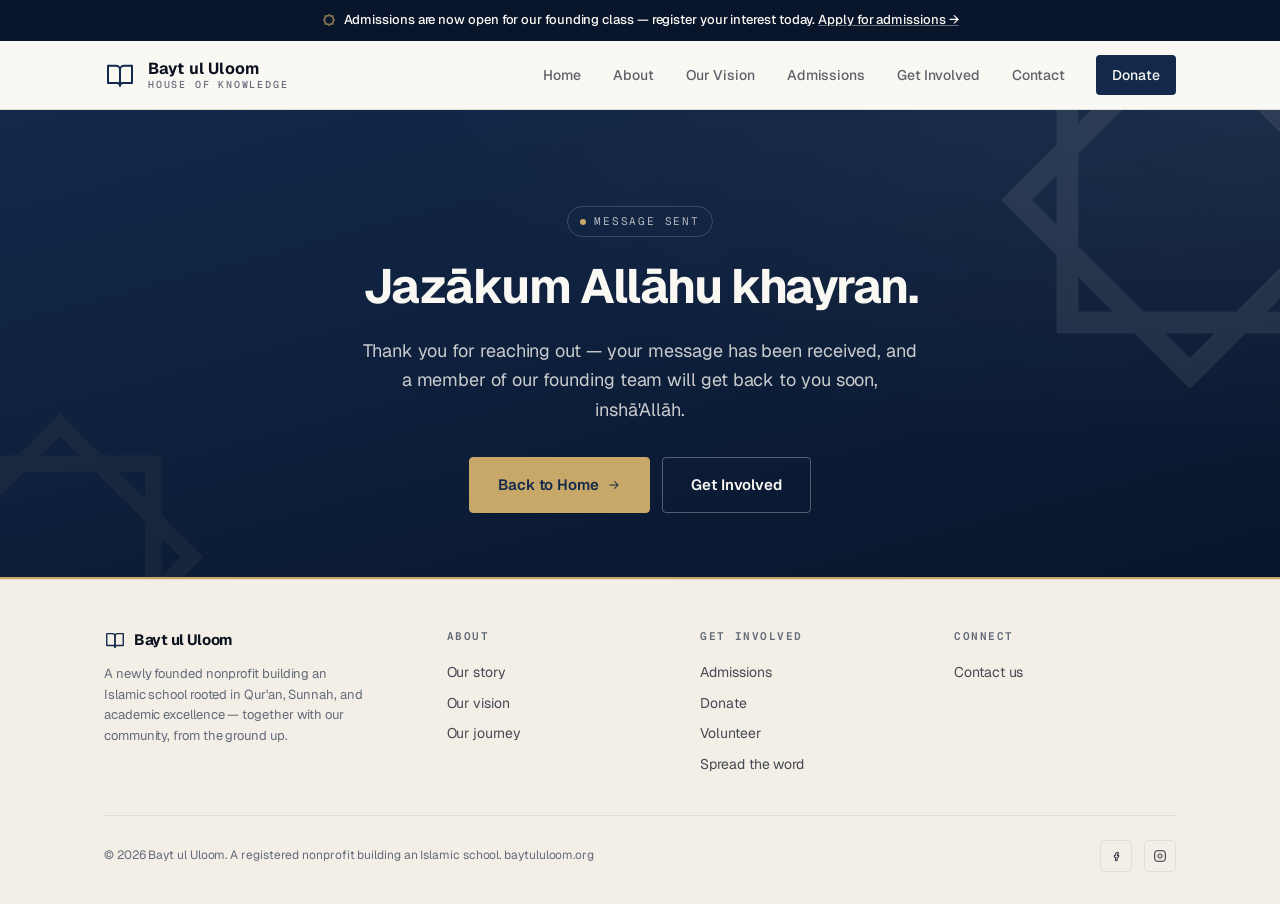
<file: thank-you.html>
<!doctype html>
<html lang="en">
<head>
<meta charset="utf-8">
<meta name="viewport" content="width=device-width, initial-scale=1">
<meta name="theme-color" content="#13294B">
<title>Message Sent — Bayt ul Uloom</title>
<meta name="robots" content="noindex">

<link rel="preconnect" href="https://fonts.googleapis.com">
<link rel="preconnect" href="https://fonts.gstatic.com" crossorigin>
<link href="https://fonts.googleapis.com/css2?family=Geist:wght@400;500;600;700&family=Geist+Mono:wght@400;500;600&display=swap" rel="stylesheet">
<link rel="stylesheet" href="styles.css">
</head>
<body>

<!-- ── SVG sprite ───────────────────────────────────────────────────── -->
<svg width="0" height="0" style="position:absolute" aria-hidden="true">
  <defs>
    <symbol id="i-book" viewBox="0 0 24 24"><g fill="none" stroke="currentColor" stroke-width="1.5" stroke-linecap="round" stroke-linejoin="round"><path d="M3 5h6a3 3 0 0 1 3 3v12a2 2 0 0 0-2-2H3z"/><path d="M21 5h-6a3 3 0 0 0-3 3v12a2 2 0 0 1 2-2h7z"/></g></symbol>
    <symbol id="i-star" viewBox="0 0 24 24"><g fill="none" stroke="currentColor" stroke-width="1.25"><rect x="5" y="5" width="14" height="14"/><rect x="5" y="5" width="14" height="14" transform="rotate(45 12 12)"/></g></symbol>
    <symbol id="i-menu" viewBox="0 0 24 24"><g fill="none" stroke="currentColor" stroke-width="1.75" stroke-linecap="round"><path d="M4 7h16M4 12h16M4 17h16"/></g></symbol>
    <symbol id="i-close" viewBox="0 0 24 24"><g fill="none" stroke="currentColor" stroke-width="1.75" stroke-linecap="round"><path d="M6 6l12 12M18 6L6 18"/></g></symbol>
    <symbol id="i-arrow" viewBox="0 0 24 24"><g fill="none" stroke="currentColor" stroke-width="1.75" stroke-linecap="round" stroke-linejoin="round"><path d="M5 12h14M13 6l6 6-6 6"/></g></symbol>
    <symbol id="i-check" viewBox="0 0 24 24"><g fill="none" stroke="currentColor" stroke-width="1.75" stroke-linecap="round" stroke-linejoin="round"><path d="M5 13l4 4L19 7"/></g></symbol>
  </defs>
</svg>

<!-- ── Notice bar ───────────────────────────────────────────────────── -->
<div class="notice">
  <div class="container notice-inner">
    <svg aria-hidden="true"><use href="#i-star"/></svg>
    <span>Admissions are now open for our founding class — register your interest today. <a href="admissions.html">Apply for admissions →</a></span>
  </div>
</div>

<!-- ── Nav ──────────────────────────────────────────────────────────── -->
<header class="nav">
  <div class="container nav-inner">
    <a class="brand" href="index.html">
      <svg class="brand-icon"><use href="#i-book"/></svg>
      <span class="brand-mark">Bayt ul Uloom<small>House of Knowledge</small></span>
    </a>
    <nav>
      <ul class="nav-links">
        <li><a href="index.html">Home</a></li>
        <li><a href="about.html">About</a></li>
        <li><a href="vision.html">Our Vision</a></li>
        <li><a href="admissions.html">Admissions</a></li>
        <li><a href="get-involved.html">Get Involved</a></li>
        <li><a href="contact.html">Contact</a></li>
        <li><a href="donate.html" class="nav-cta">Donate</a></li>
      </ul>
    </nav>
    <button class="nav-toggle" aria-label="Toggle menu" aria-expanded="false">
      <svg><use href="#i-menu"/></svg>
    </button>
  </div>
</header>

<main>

  <!-- ── Thank you hero ─────────────────────────────────────────────── -->
  <section class="hero">
    <svg class="hero-ornament" aria-hidden="true"><use href="#i-star"/></svg>
    <svg class="hero-ornament--2" aria-hidden="true"><use href="#i-star"/></svg>
    <div class="container hero-inner" style="text-align:center; max-width:640px; margin:0 auto;">
      <div class="hero-eyebrow" style="margin-left:auto; margin-right:auto;"><span class="dot"></span> Message sent</div>
      <h1 style="font-size:48px;">Jazākum Allāhu khayran.</h1>
      <p class="lead" style="margin-left:auto; margin-right:auto;">Thank you for reaching out — your message has been received, and a member of our founding team will get back to you soon, inshā'Allāh.</p>
      <div class="hero-actions" style="justify-content:center;">
        <a href="index.html" class="btn btn--gold btn--lg">Back to Home <svg><use href="#i-arrow"/></svg></a>
        <a href="get-involved.html" class="btn btn--ghost-dark btn--lg">Get Involved</a>
      </div>
    </div>
  </section>

</main>

<!-- ── Footer ─────────────────────────────────────────────────────── -->
<footer>
  <div class="container footer-inner">
    <div class="footer-top">
      <div>
        <a class="footer-brand" href="index.html"><svg><use href="#i-book"/></svg> Bayt ul Uloom</a>
        <p class="footer-tagline">A newly founded nonprofit building an Islamic school rooted in Qur'an, Sunnah, and academic excellence — together with our community, from the ground up.</p>
      </div>
      <div>
        <div class="footer-heading">About</div>
        <ul class="footer-links">
          <li><a href="about.html">Our story</a></li>
          <li><a href="vision.html">Our vision</a></li>
          <li><a href="index.html#">Our journey</a></li>
        </ul>
      </div>
      <div>
        <div class="footer-heading">Get involved</div>
        <ul class="footer-links">
          <li><a href="admissions.html">Admissions</a></li>
          <li><a href="donate.html">Donate</a></li>
          <li><a href="get-involved.html">Volunteer</a></li>
          <li><a href="get-involved.html#spread-the-word">Spread the word</a></li>
        </ul>
      </div>
      <div>
        <div class="footer-heading">Connect</div>
        <ul class="footer-links">
          <li><a href="contact.html">Contact us</a></li>
        </ul>
      </div>
    </div>
    <div class="footer-bottom">
      <div>&copy; 2026 Bayt ul Uloom. A registered nonprofit building an Islamic school. baytululoom.org</div>
      <div class="footer-social">
        <a href="#" aria-label="Facebook"><svg viewBox="0 0 24 24" fill="none" stroke="currentColor" stroke-width="1.5"><path d="M14 9h2V6h-2a3 3 0 0 0-3 3v2H9v3h2v6h3v-6h2.2l.8-3H14V9z"/></svg></a>
        <a href="#" aria-label="Instagram"><svg viewBox="0 0 24 24" fill="none" stroke="currentColor" stroke-width="1.5"><rect x="3" y="3" width="18" height="18" rx="4"/><circle cx="12" cy="12" r="3.5"/><path d="M17 7h.01"/></svg></a>
      </div>
    </div>
  </div>
</footer>

<script src="main.js"></script>
</body>
</html>
</file>
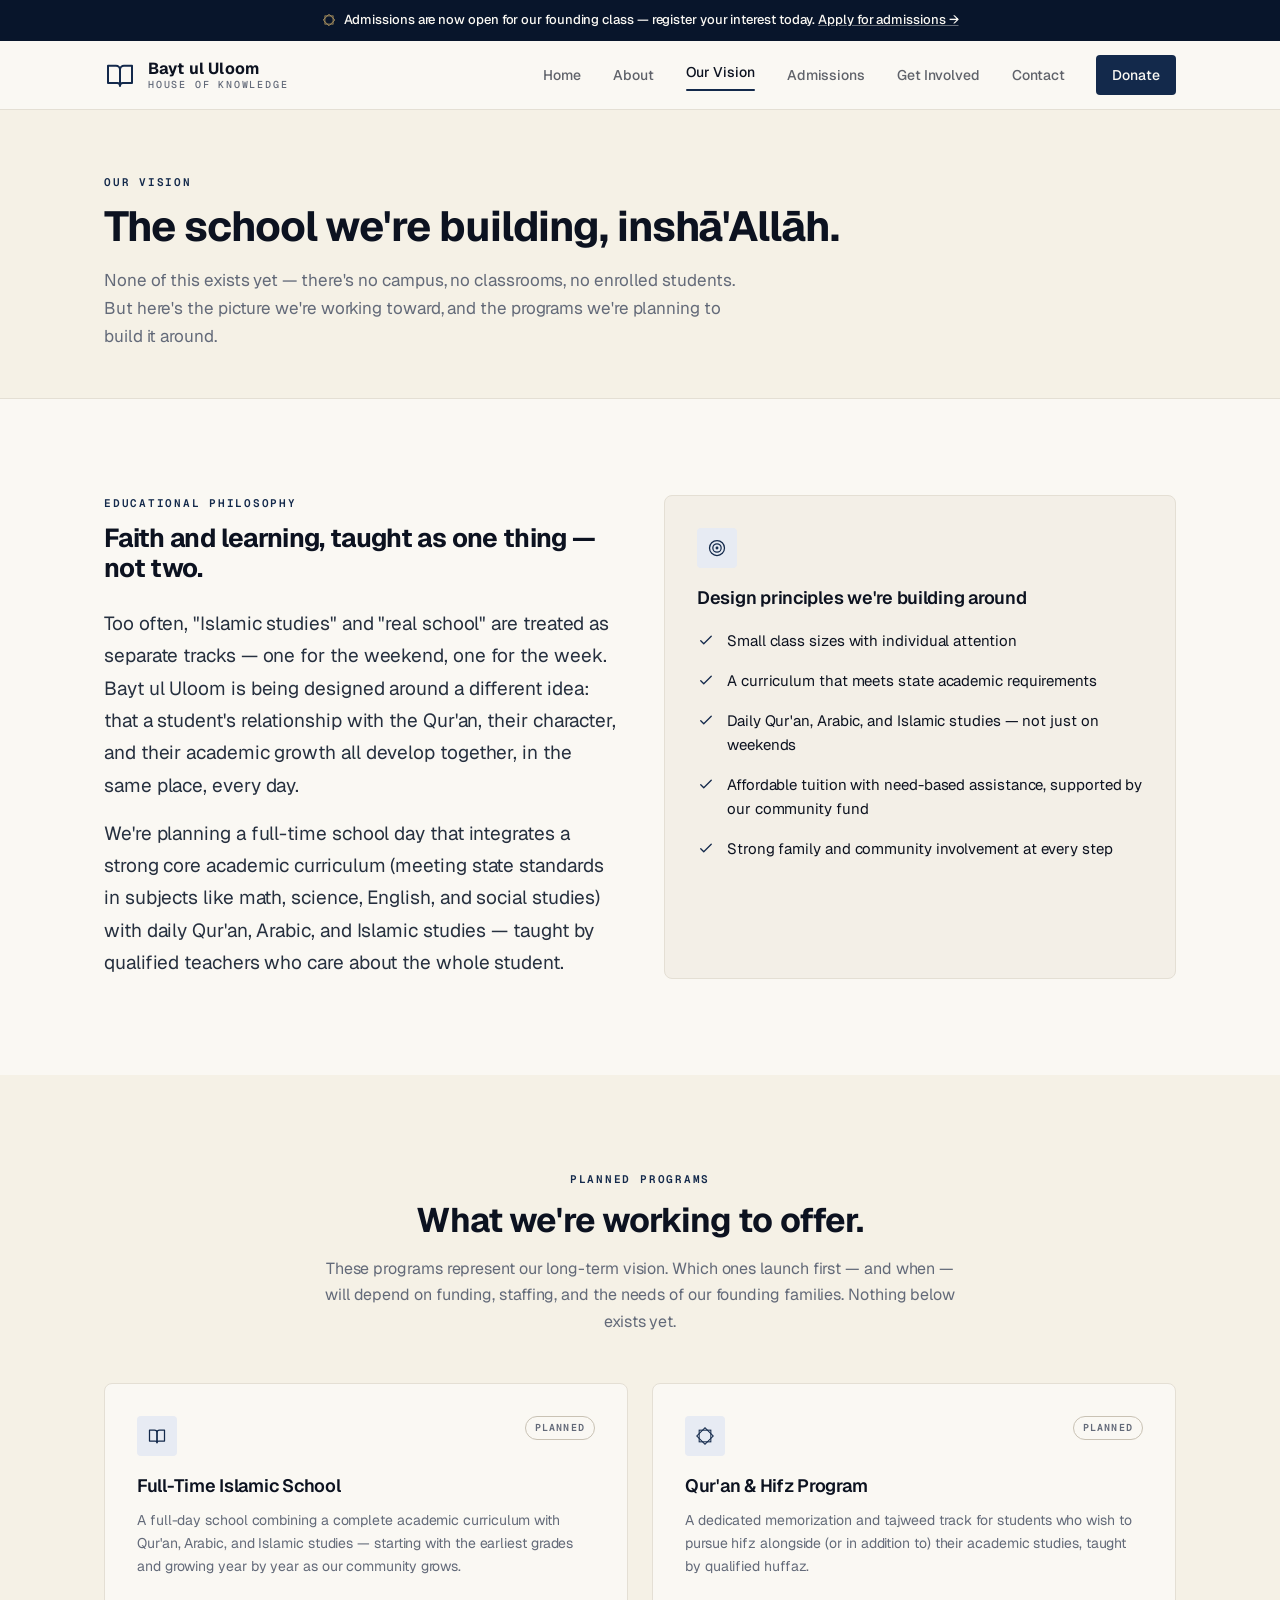
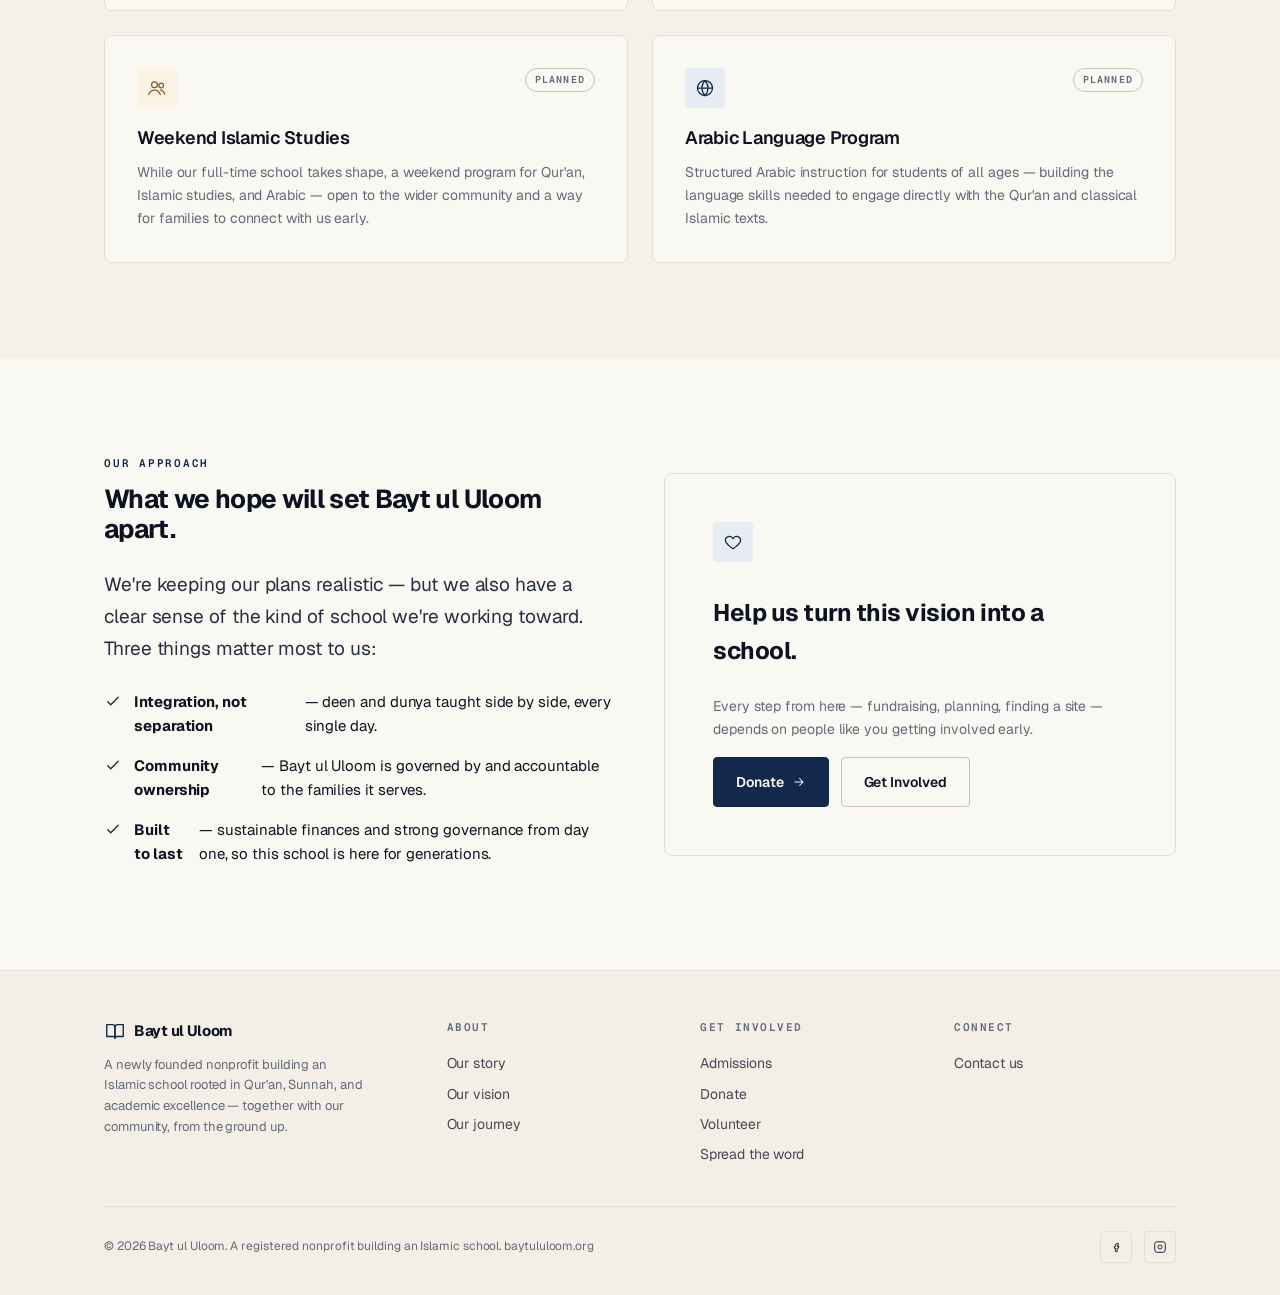
<file: vision.html>
<!doctype html>
<html lang="en">
<head>
<meta charset="utf-8">
<meta name="viewport" content="width=device-width, initial-scale=1">
<meta name="theme-color" content="#13294B">
<title>Our Vision — Bayt ul Uloom</title>
<meta name="description" content="The school Bayt ul Uloom is working to build: a full-time Islamic school with Qur'an, Hifz, Arabic, and a strong academic curriculum.">

<link rel="preconnect" href="https://fonts.googleapis.com">
<link rel="preconnect" href="https://fonts.gstatic.com" crossorigin>
<link href="https://fonts.googleapis.com/css2?family=Geist:wght@400;500;600;700&family=Geist+Mono:wght@400;500;600&display=swap" rel="stylesheet">
<link rel="stylesheet" href="styles.css">
</head>
<body>

<!-- ── SVG sprite ───────────────────────────────────────────────────── -->
<svg width="0" height="0" style="position:absolute" aria-hidden="true">
  <defs>
    <symbol id="i-book" viewBox="0 0 24 24"><g fill="none" stroke="currentColor" stroke-width="1.5" stroke-linecap="round" stroke-linejoin="round"><path d="M3 5h6a3 3 0 0 1 3 3v12a2 2 0 0 0-2-2H3z"/><path d="M21 5h-6a3 3 0 0 0-3 3v12a2 2 0 0 1 2-2h7z"/></g></symbol>
    <symbol id="i-star" viewBox="0 0 24 24"><g fill="none" stroke="currentColor" stroke-width="1.25"><rect x="5" y="5" width="14" height="14"/><rect x="5" y="5" width="14" height="14" transform="rotate(45 12 12)"/></g></symbol>
    <symbol id="i-menu" viewBox="0 0 24 24"><g fill="none" stroke="currentColor" stroke-width="1.75" stroke-linecap="round"><path d="M4 7h16M4 12h16M4 17h16"/></g></symbol>
    <symbol id="i-close" viewBox="0 0 24 24"><g fill="none" stroke="currentColor" stroke-width="1.75" stroke-linecap="round"><path d="M6 6l12 12M18 6L6 18"/></g></symbol>
    <symbol id="i-arrow" viewBox="0 0 24 24"><g fill="none" stroke="currentColor" stroke-width="1.75" stroke-linecap="round" stroke-linejoin="round"><path d="M5 12h14M13 6l6 6-6 6"/></g></symbol>
    <symbol id="i-heart" viewBox="0 0 24 24"><g fill="none" stroke="currentColor" stroke-width="1.5" stroke-linecap="round" stroke-linejoin="round"><path d="M12 20s-7-4.5-9-9a4.8 4.8 0 0 1 9-3 4.8 4.8 0 0 1 9 3c-2 4.5-9 9-9 9z"/></g></symbol>
    <symbol id="i-users" viewBox="0 0 24 24"><g fill="none" stroke="currentColor" stroke-width="1.5" stroke-linecap="round" stroke-linejoin="round"><circle cx="9" cy="8" r="3.5"/><path d="M2 20c1.2-3.5 4-5.5 7-5.5s5.8 2 7 5.5"/><circle cx="17" cy="9" r="2.8"/><path d="M16 14.2c2.4.4 4.3 2.1 5.2 5.3"/></g></symbol>
    <symbol id="i-target" viewBox="0 0 24 24"><g fill="none" stroke="currentColor" stroke-width="1.5" stroke-linecap="round" stroke-linejoin="round"><circle cx="12" cy="12" r="9"/><circle cx="12" cy="12" r="5"/><circle cx="12" cy="12" r="1"/></g></symbol>
    <symbol id="i-check" viewBox="0 0 24 24"><g fill="none" stroke="currentColor" stroke-width="1.75" stroke-linecap="round" stroke-linejoin="round"><path d="M5 13l4 4L19 7"/></g></symbol>
    <symbol id="i-mail" viewBox="0 0 24 24"><g fill="none" stroke="currentColor" stroke-width="1.5" stroke-linecap="round" stroke-linejoin="round"><rect x="3" y="5" width="18" height="14" rx="2"/><path d="M3 7l9 6 9-6"/></g></symbol>
    <symbol id="i-compass" viewBox="0 0 24 24"><g fill="none" stroke="currentColor" stroke-width="1.5" stroke-linecap="round" stroke-linejoin="round"><circle cx="12" cy="12" r="9"/><path d="M15.5 8.5l-2 5.5-5.5 2 2-5.5z"/></g></symbol>
    <symbol id="i-tasbih" viewBox="0 0 24 24"><g fill="none" stroke="currentColor" stroke-width="1.5" stroke-linecap="round" stroke-linejoin="round"><path d="M3 12c2-4 6-6 9-6s7 2 9 6"/><circle cx="7" cy="11" r="1.5"/><circle cx="12" cy="9" r="1.5"/><circle cx="17" cy="11" r="1.5"/></g></symbol>
    <symbol id="i-globe" viewBox="0 0 24 24"><g fill="none" stroke="currentColor" stroke-width="1.5" stroke-linecap="round" stroke-linejoin="round"><circle cx="12" cy="12" r="9"/><path d="M3 12h18M12 3a13 13 0 0 1 0 18 13 13 0 0 1 0-18z"/></g></symbol>
  </defs>
</svg>

<!-- ── Notice bar ───────────────────────────────────────────────────── -->
<div class="notice">
  <div class="container notice-inner">
    <svg aria-hidden="true"><use href="#i-star"/></svg>
    <span>Admissions are now open for our founding class — register your interest today. <a href="admissions.html">Apply for admissions →</a></span>
  </div>
</div>

<!-- ── Nav ──────────────────────────────────────────────────────────── -->
<header class="nav">
  <div class="container nav-inner">
    <a class="brand" href="index.html">
      <svg class="brand-icon"><use href="#i-book"/></svg>
      <span class="brand-mark">Bayt ul Uloom<small>House of Knowledge</small></span>
    </a>
    <nav>
      <ul class="nav-links">
        <li><a href="index.html">Home</a></li>
        <li><a href="about.html">About</a></li>
        <li><a href="vision.html" class="active">Our Vision</a></li>
        <li><a href="admissions.html">Admissions</a></li>
        <li><a href="get-involved.html">Get Involved</a></li>
        <li><a href="contact.html">Contact</a></li>
        <li><a href="donate.html" class="nav-cta">Donate</a></li>
      </ul>
    </nav>
    <button class="nav-toggle" aria-label="Toggle menu" aria-expanded="false">
      <svg><use href="#i-menu"/></svg>
    </button>
  </div>
</header>

<main>

  <!-- ── Page header ────────────────────────────────────────────────── -->
  <div class="page-header">
    <div class="container">
      <div class="eyebrow">Our Vision</div>
      <h1>The school we're building, inshā'Allāh.</h1>
      <p>None of this exists yet — there's no campus, no classrooms, no enrolled students. But here's the picture we're working toward, and the programs we're planning to build it around.</p>
    </div>
  </div>

  <!-- ── Philosophy ────────────────────────────────────────────────── -->
  <section class="section">
    <div class="container">
      <div class="grid grid--2" style="gap: var(--s-7);">
        <div>
          <div class="eyebrow">Educational Philosophy</div>
          <h2 class="section-title section-title--sm mb-5">Faith and learning, taught as one thing — not two.</h2>
          <p class="lede">Too often, "Islamic studies" and "real school" are treated as separate tracks — one for the weekend, one for the week. Bayt ul Uloom is being designed around a different idea: that a student's relationship with the Qur'an, their character, and their academic growth all develop together, in the same place, every day.</p>
          <p class="lede">We're planning a full-time school day that integrates a strong core academic curriculum (meeting state standards in subjects like math, science, English, and social studies) with daily Qur'an, Arabic, and Islamic studies — taught by qualified teachers who care about the whole student.</p>
        </div>
        <div class="card card--tinted">
          <div class="pillar-icon"><svg><use href="#i-target"/></svg></div>
          <h3 class="mb-3">Design principles we're building around</h3>
          <ul class="check-list">
            <li><svg><use href="#i-check"/></svg> Small class sizes with individual attention</li>
            <li><svg><use href="#i-check"/></svg> A curriculum that meets state academic requirements</li>
            <li><svg><use href="#i-check"/></svg> Daily Qur'an, Arabic, and Islamic studies — not just on weekends</li>
            <li><svg><use href="#i-check"/></svg> Affordable tuition with need-based assistance, supported by our community fund</li>
            <li><svg><use href="#i-check"/></svg> Strong family and community involvement at every step</li>
          </ul>
        </div>
      </div>
    </div>
  </section>

  <!-- ── Planned programs ──────────────────────────────────────────── -->
  <section class="section section--tinted">
    <div class="container">
      <div class="section-head section-head--center" style="margin-left:auto;margin-right:auto;">
        <div class="eyebrow">Planned Programs</div>
        <h2 class="section-title">What we're working to offer.</h2>
        <p class="section-sub">These programs represent our long-term vision. Which ones launch first — and when — will depend on funding, staffing, and the needs of our founding families. Nothing below exists yet.</p>
      </div>

      <div class="grid grid--2">
        <div class="card">
          <div class="flex" style="display:flex; justify-content:space-between; align-items:flex-start; gap: var(--s-3); margin-bottom: var(--s-4);">
            <div class="pillar-icon" style="margin-bottom:0;"><svg><use href="#i-book"/></svg></div>
            <span class="badge badge--ghost">Planned</span>
          </div>
          <h3>Full-Time Islamic School</h3>
          <p>A full-day school combining a complete academic curriculum with Qur'an, Arabic, and Islamic studies — starting with the earliest grades and growing year by year as our community grows.</p>
        </div>
        <div class="card">
          <div class="flex" style="display:flex; justify-content:space-between; align-items:flex-start; gap: var(--s-3); margin-bottom: var(--s-4);">
            <div class="pillar-icon" style="margin-bottom:0;"><svg><use href="#i-star"/></svg></div>
            <span class="badge badge--ghost">Planned</span>
          </div>
          <h3>Qur'an &amp; Hifz Program</h3>
          <p>A dedicated memorization and tajweed track for students who wish to pursue hifz alongside (or in addition to) their academic studies, taught by qualified huffaz.</p>
        </div>
        <div class="card">
          <div class="flex" style="display:flex; justify-content:space-between; align-items:flex-start; gap: var(--s-3); margin-bottom: var(--s-4);">
            <div class="pillar-icon pillar-icon--gold" style="margin-bottom:0;"><svg><use href="#i-users"/></svg></div>
            <span class="badge badge--ghost">Planned</span>
          </div>
          <h3>Weekend Islamic Studies</h3>
          <p>While our full-time school takes shape, a weekend program for Qur'an, Islamic studies, and Arabic — open to the wider community and a way for families to connect with us early.</p>
        </div>
        <div class="card">
          <div class="flex" style="display:flex; justify-content:space-between; align-items:flex-start; gap: var(--s-3); margin-bottom: var(--s-4);">
            <div class="pillar-icon" style="margin-bottom:0;"><svg><use href="#i-globe"/></svg></div>
            <span class="badge badge--ghost">Planned</span>
          </div>
          <h3>Arabic Language Program</h3>
          <p>Structured Arabic instruction for students of all ages — building the language skills needed to engage directly with the Qur'an and classical Islamic texts.</p>
        </div>
      </div>
    </div>
  </section>

  <!-- ── What makes us different ──────────────────────────────────── -->
  <section class="section">
    <div class="container">
      <div class="grid grid--2" style="gap: var(--s-7); align-items:center;">
        <div>
          <div class="eyebrow">Our Approach</div>
          <h2 class="section-title section-title--sm mb-5">What we hope will set Bayt ul Uloom apart.</h2>
          <p class="lede mb-4">We're keeping our plans realistic — but we also have a clear sense of the kind of school we're working toward. Three things matter most to us:</p>
          <ul class="check-list">
            <li><svg><use href="#i-check"/></svg> <strong>Integration, not separation</strong> — deen and dunya taught side by side, every single day.</li>
            <li><svg><use href="#i-check"/></svg> <strong>Community ownership</strong> — Bayt ul Uloom is governed by and accountable to the families it serves.</li>
            <li><svg><use href="#i-check"/></svg> <strong>Built to last</strong> — sustainable finances and strong governance from day one, so this school is here for generations.</li>
          </ul>
        </div>
        <div class="card cta-band" style="flex-direction:column; align-items:flex-start; gap: var(--s-4); padding: var(--s-7);">
          <div class="pillar-icon"><svg><use href="#i-heart"/></svg></div>
          <h2 style="font-size:24px;">Help us turn this vision into a school.</h2>
          <p>Every step from here — fundraising, planning, finding a site — depends on people like you getting involved early.</p>
          <div style="display:flex; gap: var(--s-3); flex-wrap:wrap;">
            <a href="donate.html" class="btn btn--primary">Donate <svg><use href="#i-arrow"/></svg></a>
            <a href="get-involved.html" class="btn btn--ghost">Get Involved</a>
          </div>
        </div>
      </div>
    </div>
  </section>

</main>

<!-- ── Footer ─────────────────────────────────────────────────────── -->
<footer>
  <div class="container footer-inner">
    <div class="footer-top">
      <div>
        <a class="footer-brand" href="index.html"><svg><use href="#i-book"/></svg> Bayt ul Uloom</a>
        <p class="footer-tagline">A newly founded nonprofit building an Islamic school rooted in Qur'an, Sunnah, and academic excellence — together with our community, from the ground up.</p>
      </div>
      <div>
        <div class="footer-heading">About</div>
        <ul class="footer-links">
          <li><a href="about.html">Our story</a></li>
          <li><a href="vision.html">Our vision</a></li>
          <li><a href="index.html#">Our journey</a></li>
        </ul>
      </div>
      <div>
        <div class="footer-heading">Get involved</div>
        <ul class="footer-links">
          <li><a href="admissions.html">Admissions</a></li>
          <li><a href="donate.html">Donate</a></li>
          <li><a href="get-involved.html">Volunteer</a></li>
          <li><a href="get-involved.html#spread-the-word">Spread the word</a></li>
        </ul>
      </div>
      <div>
        <div class="footer-heading">Connect</div>
        <ul class="footer-links">
          <li><a href="contact.html">Contact us</a></li>
        </ul>
      </div>
    </div>
    <div class="footer-bottom">
      <div>&copy; 2026 Bayt ul Uloom. A registered nonprofit building an Islamic school. baytululoom.org</div>
      <div class="footer-social">
        <a href="#" aria-label="Facebook"><svg viewBox="0 0 24 24" fill="none" stroke="currentColor" stroke-width="1.5"><path d="M14 9h2V6h-2a3 3 0 0 0-3 3v2H9v3h2v6h3v-6h2.2l.8-3H14V9z"/></svg></a>
        <a href="#" aria-label="Instagram"><svg viewBox="0 0 24 24" fill="none" stroke="currentColor" stroke-width="1.5"><rect x="3" y="3" width="18" height="18" rx="4"/><circle cx="12" cy="12" r="3.5"/><path d="M17 7h.01"/></svg></a>
      </div>
    </div>
  </div>
</footer>

<script src="main.js"></script>
</body>
</html>
</file>
<file: styles.css>
/* ─────────────────────────────────────────────────────────────────────────
   Bayt ul Uloom — baytululoom.org
   Modern, restrained: bold geometric sans, soft borders, Islamic geometry
   as quiet ornament. Founding-stage nonprofit site.
   Palette follows the academy banner: deep navy, brand gold, warm ivory.
   ────────────────────────────────────────────────────────────────────── */

:root {
  /* Color */
  --ink: #0C1220;
  --ink-2: #26303F;
  --bone: #FAF8F3;
  --bone-2: #F3EFE7;
  --line: #E4DFD4;
  --line-strong: #C9C2B4;
  --muted: #636A79;

  --navy: #13294B;
  --navy-2: #08152B;
  --navy-soft: #E7EBF3;

  /* Warm ivory ground, as on the banner's cream panel */
  --parchment: #F5F1E6;

  --gold: #C8A868;
  --gold-2: #B08D4B;
  --gold-deep: #866023;
  --gold-tint: #FAF3E4;

  /* Pinned tokens — for text on saturated/dark backgrounds */
  --bone-pinned: #FAF8F3;
  --ink-pinned: #0C1220;
  --navy-pinned: #13294B;
  --navy-2-pinned: #08152B;
  --gold-pinned: #C8A868;

  /* Type */
  --sans: "Geist", ui-sans-serif, system-ui, -apple-system, "Segoe UI", sans-serif;
  --mono: "Geist Mono", ui-monospace, "SF Mono", Menlo, monospace;

  /* Spacing (4px scale) */
  --s-1: 4px;
  --s-2: 8px;
  --s-3: 12px;
  --s-4: 16px;
  --s-5: 24px;
  --s-6: 32px;
  --s-7: 48px;
  --s-8: 64px;
  --s-9: 96px;

  /* Radii */
  --r-sm: 4px;
  --r-md: 8px;
  --r-lg: 12px;
}

* { box-sizing: border-box; margin: 0; padding: 0; }

html { -webkit-text-size-adjust: 100%; scroll-behavior: smooth; }
body {
  background: var(--bone);
  color: var(--ink);
  font-family: var(--sans);
  font-size: 16px;
  line-height: 1.6;
  letter-spacing: -0.005em;
  -webkit-font-smoothing: antialiased;
  -moz-osx-font-smoothing: grayscale;
  text-rendering: optimizeLegibility;
}

a { color: inherit; }
img, svg { display: block; }
::selection { background: var(--navy); color: var(--bone-pinned); }

.container {
  max-width: 1120px;
  margin: 0 auto;
  padding: 0 var(--s-5);
}

/* ── Top notice bar ──────────────────────────────────────────────────── */

.notice {
  background: var(--navy-2);
  color: var(--bone-pinned);
}
.notice-inner {
  display: flex;
  align-items: center;
  justify-content: center;
  gap: var(--s-2);
  text-align: center;
  font-size: 13px;
  font-weight: 500;
  padding: 10px var(--s-5);
}
.notice-inner svg { width: 14px; height: 14px; flex-shrink: 0; color: var(--gold); }
.notice a { text-decoration: underline; text-decoration-color: rgba(250,248,243,0.4); }
.notice a:hover { text-decoration-color: var(--bone); }

/* ── Nav ─────────────────────────────────────────────────────────────── */

.nav {
  border-bottom: 1px solid var(--line);
  background: rgba(250, 248, 243, 0.9);
  backdrop-filter: saturate(180%) blur(8px);
  -webkit-backdrop-filter: saturate(180%) blur(8px);
  position: sticky;
  top: 0;
  z-index: 20;
}
.nav-inner {
  display: flex;
  align-items: center;
  justify-content: space-between;
  height: 68px;
}
.brand {
  display: inline-flex;
  align-items: center;
  gap: var(--s-3);
  font-weight: 700;
  letter-spacing: -0.02em;
  font-size: 16px;
  text-decoration: none;
  color: var(--ink);
}
.brand-icon {
  width: 32px;
  height: 32px;
  color: var(--navy);
  flex-shrink: 0;
}
.brand-mark { letter-spacing: 0.01em; line-height: 1.1; }
.brand-mark small {
  display: block;
  font-family: var(--mono);
  font-size: 10px;
  font-weight: 500;
  letter-spacing: 0.18em;
  text-transform: uppercase;
  color: var(--muted);
  margin-top: 2px;
}

.nav-links {
  display: flex;
  gap: var(--s-6);
  list-style: none;
  align-items: center;
}
.nav-links a {
  font-size: 14px;
  font-weight: 500;
  text-decoration: none;
  color: var(--ink);
  opacity: 0.65;
  transition: opacity 0.15s;
}
.nav-links a:hover { opacity: 1; }
.nav-links a.active { opacity: 1; }
.nav-links a.active::after {
  content: "";
  display: block;
  height: 2px;
  margin-top: 4px;
  background: var(--navy);
  border-radius: 1px;
}
.nav-cta {
  display: inline-flex;
  align-items: center;
  gap: var(--s-2);
  padding: 9px 16px;
  background: var(--navy);
  color: var(--bone-pinned) !important;
  border-radius: var(--r-sm);
  font-size: 13px;
  font-weight: 600;
  text-decoration: none !important;
  opacity: 1 !important;
  transition: background 0.15s;
}
.nav-cta:hover { background: var(--navy-2); }

.nav-toggle {
  display: none;
  background: none;
  border: 1px solid var(--line);
  border-radius: var(--r-sm);
  width: 38px;
  height: 38px;
  align-items: center;
  justify-content: center;
  cursor: pointer;
}
.nav-toggle svg { width: 18px; height: 18px; }

/* ── Buttons ─────────────────────────────────────────────────────────── */

.btn {
  display: inline-flex;
  align-items: center;
  justify-content: center;
  gap: var(--s-2);
  padding: 13px 22px;
  border-radius: var(--r-sm);
  font-size: 14px;
  font-weight: 600;
  text-decoration: none;
  border: 1px solid transparent;
  cursor: pointer;
  transition: background 0.15s, border-color 0.15s, color 0.15s, transform 0.1s;
  font-family: var(--sans);
}
.btn:active { transform: translateY(1px); }
.btn svg { width: 14px; height: 14px; }

.btn--primary {
  background: var(--navy);
  color: var(--bone-pinned);
  border-color: var(--navy);
}
.btn--primary:hover { background: var(--navy-2); border-color: var(--navy-2); }

.btn--ghost-dark {
  background: transparent;
  color: var(--bone-pinned);
  border-color: rgba(250,248,243,0.3);
}
.btn--ghost-dark:hover { background: rgba(250,248,243,0.08); border-color: rgba(250,248,243,0.5); }

.btn--ghost {
  background: transparent;
  color: var(--ink);
  border-color: var(--line-strong);
}
.btn--ghost:hover { border-color: var(--ink); }

.btn--gold {
  background: var(--gold);
  color: var(--navy-pinned);
  border-color: var(--gold);
}
.btn--gold:hover { background: var(--gold-2); border-color: var(--gold-2); }

.btn--lg { padding: 15px 28px; font-size: 15px; }
.btn--block { width: 100%; }

/* ── Hero ────────────────────────────────────────────────────────────── */

.hero {
  border-bottom: 2px solid var(--gold-pinned);
  background:
    radial-gradient(120% 140% at 100% 0%, rgba(255,255,255,0.06), transparent 55%),
    linear-gradient(165deg, var(--navy-pinned) 0%, var(--navy-2-pinned) 100%);
  color: var(--bone-pinned);
  position: relative;
  overflow: hidden;
  isolation: isolate;
}
.hero-ornament {
  position: absolute;
  right: -120px;
  top: -120px;
  width: 420px;
  height: 420px;
  opacity: 0.08;
  z-index: 0;
  color: var(--bone-pinned);
  pointer-events: none;
}
.hero-ornament--2 {
  position: absolute;
  left: -100px;
  bottom: -140px;
  width: 320px;
  height: 320px;
  opacity: 0.06;
  z-index: 0;
  color: var(--gold);
  pointer-events: none;
}
.hero-inner {
  position: relative;
  z-index: 1;
  padding-top: var(--s-9);
  padding-bottom: var(--s-8);
  max-width: 720px;
}
.hero-eyebrow {
  display: inline-flex;
  align-items: center;
  gap: var(--s-2);
  font-family: var(--mono);
  font-size: 11px;
  text-transform: uppercase;
  letter-spacing: 0.16em;
  color: rgba(250,248,243,0.7);
  margin-bottom: var(--s-5);
  padding: 6px 12px;
  border: 1px solid rgba(250,248,243,0.18);
  border-radius: 100px;
}
.hero-eyebrow .dot {
  width: 6px;
  height: 6px;
  border-radius: 50%;
  background: var(--gold);
}
.hero-arabic {
  font-size: 22px;
  font-weight: 500;
  color: var(--gold);
  margin-bottom: var(--s-3);
  letter-spacing: 0;
}
.hero h1 {
  font-size: 56px;
  font-weight: 700;
  letter-spacing: -0.03em;
  line-height: 1.05;
  margin-bottom: var(--s-5);
}
.hero p.lead {
  font-size: 18px;
  line-height: 1.65;
  color: rgba(250,248,243,0.8);
  max-width: 560px;
  margin-bottom: var(--s-6);
}
.hero-actions {
  display: flex;
  gap: var(--s-3);
  flex-wrap: wrap;
}

/* ── Sections ────────────────────────────────────────────────────────── */

main { display: block; }

.section {
  padding: var(--s-9) 0;
}
.section--tight { padding: var(--s-8) 0; }
.section--tinted { background: var(--parchment); }
.section--dark {
  background: linear-gradient(165deg, var(--navy-pinned) 0%, var(--navy-2-pinned) 100%);
  color: var(--bone-pinned);
  border-top: 2px solid var(--gold-pinned);
  border-bottom: 2px solid var(--gold-pinned);
}
.section--bordered { border-top: 1px solid var(--line); border-bottom: 1px solid var(--line); }

.section-head {
  max-width: 640px;
  margin-bottom: var(--s-7);
}
.section-head--center { margin-left: auto; margin-right: auto; text-align: center; }

.eyebrow {
  font-family: var(--mono);
  font-size: 11px;
  text-transform: uppercase;
  letter-spacing: 0.16em;
  color: var(--navy);
  font-weight: 600;
  margin-bottom: var(--s-3);
}
.section--dark .eyebrow { color: var(--gold); }

.section-title {
  font-size: 34px;
  font-weight: 700;
  letter-spacing: -0.025em;
  line-height: 1.15;
}
.section-title--sm { font-size: 26px; }

.section-sub {
  font-size: 16px;
  color: var(--muted);
  margin-top: var(--s-4);
  line-height: 1.65;
}
.section--dark .section-sub { color: rgba(250,248,243,0.75); }

.lede {
  font-size: 19px;
  line-height: 1.7;
  color: var(--ink-2);
  max-width: 720px;
}
.lede + .lede { margin-top: var(--s-4); }

/* ── Grids & cards ───────────────────────────────────────────────────── */

.grid {
  display: grid;
  gap: var(--s-5);
}
.grid--3 { grid-template-columns: repeat(3, 1fr); }
.grid--2 { grid-template-columns: repeat(2, 1fr); }
.grid--4 { grid-template-columns: repeat(4, 1fr); }

.card {
  border: 1px solid var(--line);
  border-radius: var(--r-md);
  background: var(--bone);
  padding: var(--s-6);
}
.card--tinted { background: var(--bone-2); }

.donation-widget-wrap {
  max-width: 640px;
  margin: var(--s-7) auto 0;
  padding: var(--s-6);
  border: 1px solid var(--line);
  border-radius: var(--r-md);
  background: var(--bone);
}
.donation-widget-wrap .gl-simple-donation-widget { width: 100%; }

.pillar-icon {
  width: 40px;
  height: 40px;
  border-radius: var(--r-sm);
  display: flex;
  align-items: center;
  justify-content: center;
  margin-bottom: var(--s-4);
  background: var(--navy-soft);
  color: var(--navy);
}
.pillar-icon svg { width: 20px; height: 20px; }
.pillar-icon--gold { background: var(--gold-tint); color: var(--gold-deep); }

.card h3 {
  font-size: 18px;
  font-weight: 600;
  letter-spacing: -0.015em;
  margin-bottom: var(--s-2);
}
.card p { color: var(--muted); font-size: 14px; line-height: 1.65; }

.badge {
  display: inline-flex;
  align-items: center;
  gap: 6px;
  font-family: var(--mono);
  font-size: 10px;
  text-transform: uppercase;
  letter-spacing: 0.12em;
  padding: 4px 9px;
  border-radius: 100px;
  font-weight: 600;
  line-height: 1.4;
}
.badge--navy { background: var(--navy-soft); color: var(--navy-2); }
.badge--gold { background: var(--gold-tint); color: var(--gold-deep); }
.badge--ghost { border: 1px solid var(--line-strong); color: var(--muted); }

/* ── Timeline / journey ──────────────────────────────────────────────── */

.timeline {
  list-style: none;
  border-left: 2px solid var(--line);
  margin-left: 10px;
}
.timeline > li {
  position: relative;
  padding: 0 0 var(--s-7) var(--s-6);
}
.timeline > li:last-child { padding-bottom: 0; }
.timeline > li::before {
  content: "";
  position: absolute;
  left: -7px;
  top: 4px;
  width: 12px;
  height: 12px;
  border-radius: 50%;
  background: var(--bone);
  border: 2px solid var(--line-strong);
}
.timeline > li.is-active::before {
  border-color: var(--navy);
  background: var(--navy);
}
.timeline-phase {
  font-family: var(--mono);
  font-size: 11px;
  text-transform: uppercase;
  letter-spacing: 0.14em;
  color: var(--muted);
  margin-bottom: var(--s-2);
}
.timeline > li.is-active .timeline-phase { color: var(--navy); font-weight: 600; }
.timeline h3 {
  font-size: 19px;
  font-weight: 600;
  letter-spacing: -0.015em;
  margin-bottom: var(--s-2);
}
.timeline p { color: var(--muted); font-size: 15px; max-width: 580px; }

/* ── Stats strip ─────────────────────────────────────────────────────── */

.stats {
  display: grid;
  grid-template-columns: repeat(4, 1fr);
  gap: var(--s-5);
  text-align: center;
}
.stat-value {
  font-family: var(--mono);
  font-size: 36px;
  font-weight: 600;
  letter-spacing: -0.02em;
  color: var(--navy-pinned);
}
.section--dark .stat-value { color: var(--bone-pinned); }
.stat-label {
  font-size: 13px;
  color: var(--muted);
  margin-top: var(--s-2);
}
.section--dark .stat-label { color: rgba(250,248,243,0.65); }

/* ── Forms ───────────────────────────────────────────────────────────── */

.field { margin-bottom: var(--s-4); }
.field label {
  display: block;
  font-size: 13px;
  font-weight: 600;
  margin-bottom: var(--s-2);
  letter-spacing: -0.01em;
}
.input, .select, .textarea {
  width: 100%;
  padding: 12px 14px;
  border: 1px solid var(--line-strong);
  border-radius: var(--r-sm);
  background: var(--bone);
  color: var(--ink);
  font-family: var(--sans);
  font-size: 14px;
  transition: border-color 0.15s;
}
.input:focus, .select:focus, .textarea:focus {
  outline: none;
  border-color: var(--navy);
}
.textarea { resize: vertical; min-height: 120px; }
.form-row { display: grid; grid-template-columns: 1fr 1fr; gap: var(--s-4); }

.form-note {
  font-size: 12px;
  color: var(--muted);
  margin-top: var(--s-3);
}

/* ── Quote / pull ────────────────────────────────────────────────────── */

.quote {
  border-left: 3px solid var(--gold);
  padding-left: var(--s-5);
}
.quote-text {
  font-size: 22px;
  font-weight: 500;
  letter-spacing: -0.015em;
  line-height: 1.5;
  font-style: normal;
}
.quote-source {
  font-family: var(--mono);
  font-size: 12px;
  text-transform: uppercase;
  letter-spacing: 0.1em;
  color: var(--muted);
  margin-top: var(--s-3);
}

/* ── List with icons (checkmarks etc) ───────────────────────────────── */

.check-list { list-style: none; }
.check-list > li {
  display: flex;
  align-items: flex-start;
  gap: var(--s-3);
  padding: var(--s-2) 0;
  font-size: 15px;
}
.check-list svg {
  width: 18px; height: 18px;
  color: var(--navy);
  flex-shrink: 0;
  margin-top: 2px;
}
.section--dark .check-list svg { color: var(--gold); }

/* ── Divider ─────────────────────────────────────────────────────────── */

.divider { border: none; border-top: 1px solid var(--line); margin: 0; }

/* ── CTA band ────────────────────────────────────────────────────────── */

.cta-band {
  display: flex;
  align-items: center;
  justify-content: space-between;
  gap: var(--s-6);
  flex-wrap: wrap;
}
.cta-band h2 {
  font-size: 28px;
  font-weight: 700;
  letter-spacing: -0.02em;
}
.cta-band p { color: var(--muted); margin-top: var(--s-2); max-width: 460px; }
.section--dark .cta-band p { color: rgba(250,248,243,0.75); }

/* ── Footer ──────────────────────────────────────────────────────────── */

footer {
  border-top: 1px solid var(--line);
  background: var(--bone-2);
}
.footer-inner {
  padding-top: var(--s-7);
  padding-bottom: var(--s-6);
}
.footer-top {
  display: grid;
  grid-template-columns: 1.4fr 1fr 1fr 1fr;
  gap: var(--s-6);
  padding-bottom: var(--s-6);
}
.footer-brand {
  display: inline-flex;
  align-items: center;
  gap: var(--s-2);
  font-weight: 700;
  letter-spacing: -0.02em;
  font-size: 15px;
  text-decoration: none;
  color: var(--ink);
  margin-bottom: var(--s-3);
}
.footer-brand svg { width: 22px; height: 22px; color: var(--navy); }
.footer-tagline { font-size: 13px; color: var(--muted); max-width: 260px; line-height: 1.6; }
.footer-heading {
  font-family: var(--mono);
  font-size: 11px;
  text-transform: uppercase;
  letter-spacing: 0.14em;
  color: var(--muted);
  font-weight: 600;
  margin-bottom: var(--s-4);
}
.footer-links { list-style: none; font-size: 14px; }
.footer-links li { margin-bottom: var(--s-2); }
.footer-links a { text-decoration: none; color: var(--ink); opacity: 0.75; }
.footer-links a:hover { opacity: 1; color: var(--navy); }

.footer-bottom {
  border-top: 1px solid var(--line);
  padding-top: var(--s-5);
  display: flex;
  align-items: center;
  justify-content: space-between;
  flex-wrap: wrap;
  gap: var(--s-3);
  font-size: 12px;
  color: var(--muted);
}
.footer-social {
  display: flex;
  gap: var(--s-3);
}
.footer-social a {
  width: 32px; height: 32px;
  border: 1px solid var(--line);
  border-radius: var(--r-sm);
  display: flex; align-items: center; justify-content: center;
  color: var(--ink);
  text-decoration: none;
  transition: border-color 0.15s, color 0.15s;
}
.footer-social a:hover { border-color: var(--navy); color: var(--navy); }
.footer-social svg { width: 14px; height: 14px; }

/* ── Page header (non-home pages) ───────────────────────────────────── */

.page-header {
  padding: var(--s-8) 0 var(--s-7);
  border-bottom: 1px solid var(--line);
  background: var(--parchment);
}
.page-header .eyebrow { margin-bottom: var(--s-3); }
.page-header h1 {
  font-size: 42px;
  font-weight: 700;
  letter-spacing: -0.025em;
  line-height: 1.1;
  max-width: 760px;
}
.page-header p {
  font-size: 17px;
  color: var(--muted);
  margin-top: var(--s-4);
  max-width: 640px;
  line-height: 1.65;
}

/* ── Utilities ───────────────────────────────────────────────────────── */

.mb-2 { margin-bottom: var(--s-2); }
.mb-3 { margin-bottom: var(--s-3); }
.mb-4 { margin-bottom: var(--s-4); }
.mb-5 { margin-bottom: var(--s-5); }
.mb-6 { margin-bottom: var(--s-6); }
.mt-4 { margin-top: var(--s-4); }
.mt-5 { margin-top: var(--s-5); }
.mt-6 { margin-top: var(--s-6); }
.text-muted { color: var(--muted); }
.text-center { text-align: center; }

/* ── Responsive ──────────────────────────────────────────────────────── */

@media (max-width: 900px) {
  .grid--3, .grid--4 { grid-template-columns: repeat(2, 1fr); }
  .footer-top { grid-template-columns: 1fr 1fr; gap: var(--s-7); }
  .hero h1 { font-size: 42px; }
  .stats { grid-template-columns: repeat(2, 1fr); gap: var(--s-6); }
  .section-title { font-size: 28px; }
}

@media (max-width: 680px) {
  .nav-links { display: none; }
  .nav-toggle { display: flex; }
  .nav-links.is-open {
    display: flex;
    position: absolute;
    top: 68px;
    left: 0; right: 0;
    background: var(--bone);
    border-bottom: 1px solid var(--line);
    flex-direction: column;
    align-items: flex-start;
    padding: var(--s-5);
    gap: var(--s-4);
    z-index: 30;
  }
  .grid--2, .grid--3, .grid--4 { grid-template-columns: 1fr; }
  .footer-top { grid-template-columns: 1fr; gap: var(--s-6); }
  .form-row { grid-template-columns: 1fr; }
  .hero h1 { font-size: 34px; }
  .hero p.lead { font-size: 16px; }
  .section-title { font-size: 24px; }
  .page-header h1 { font-size: 30px; }
  .cta-band { flex-direction: column; align-items: flex-start; }
  .hero-inner { padding-top: var(--s-7); padding-bottom: var(--s-6); }
  .stats { grid-template-columns: 1fr 1fr; }
}
</file>
